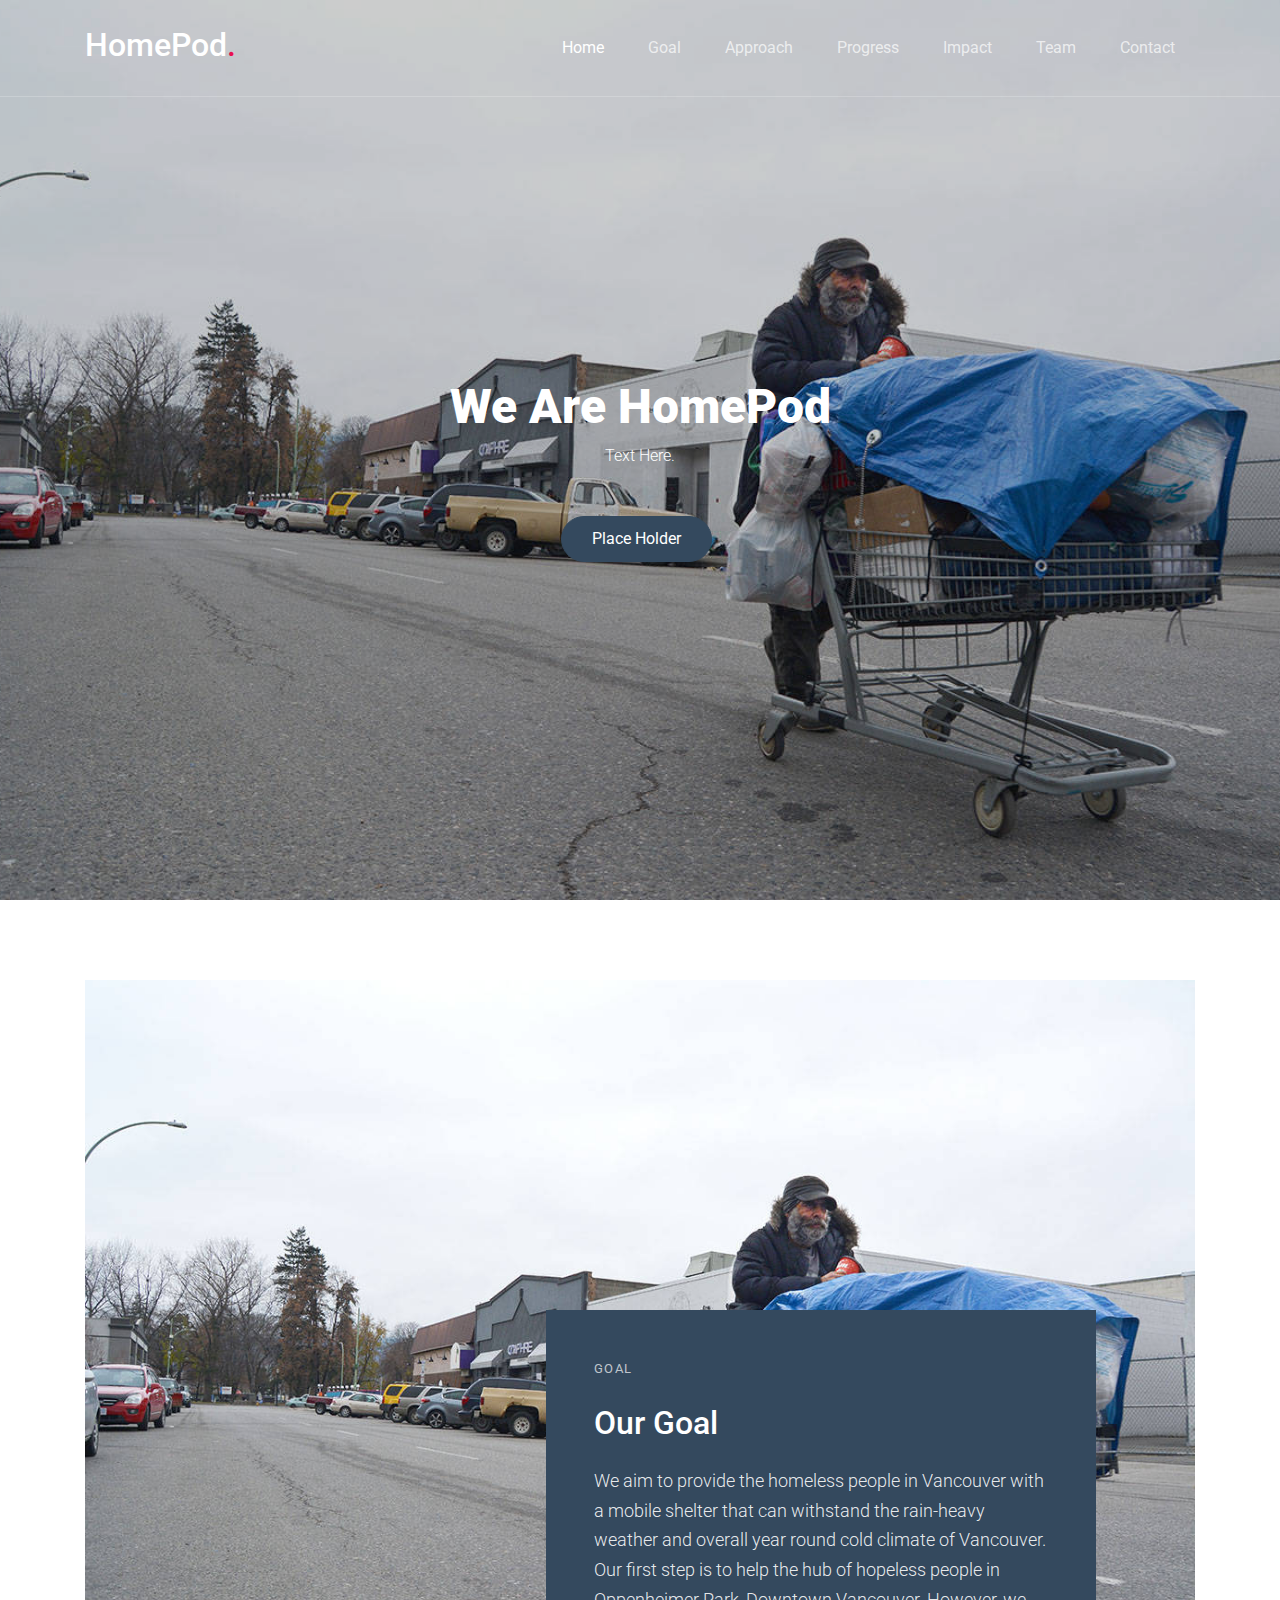
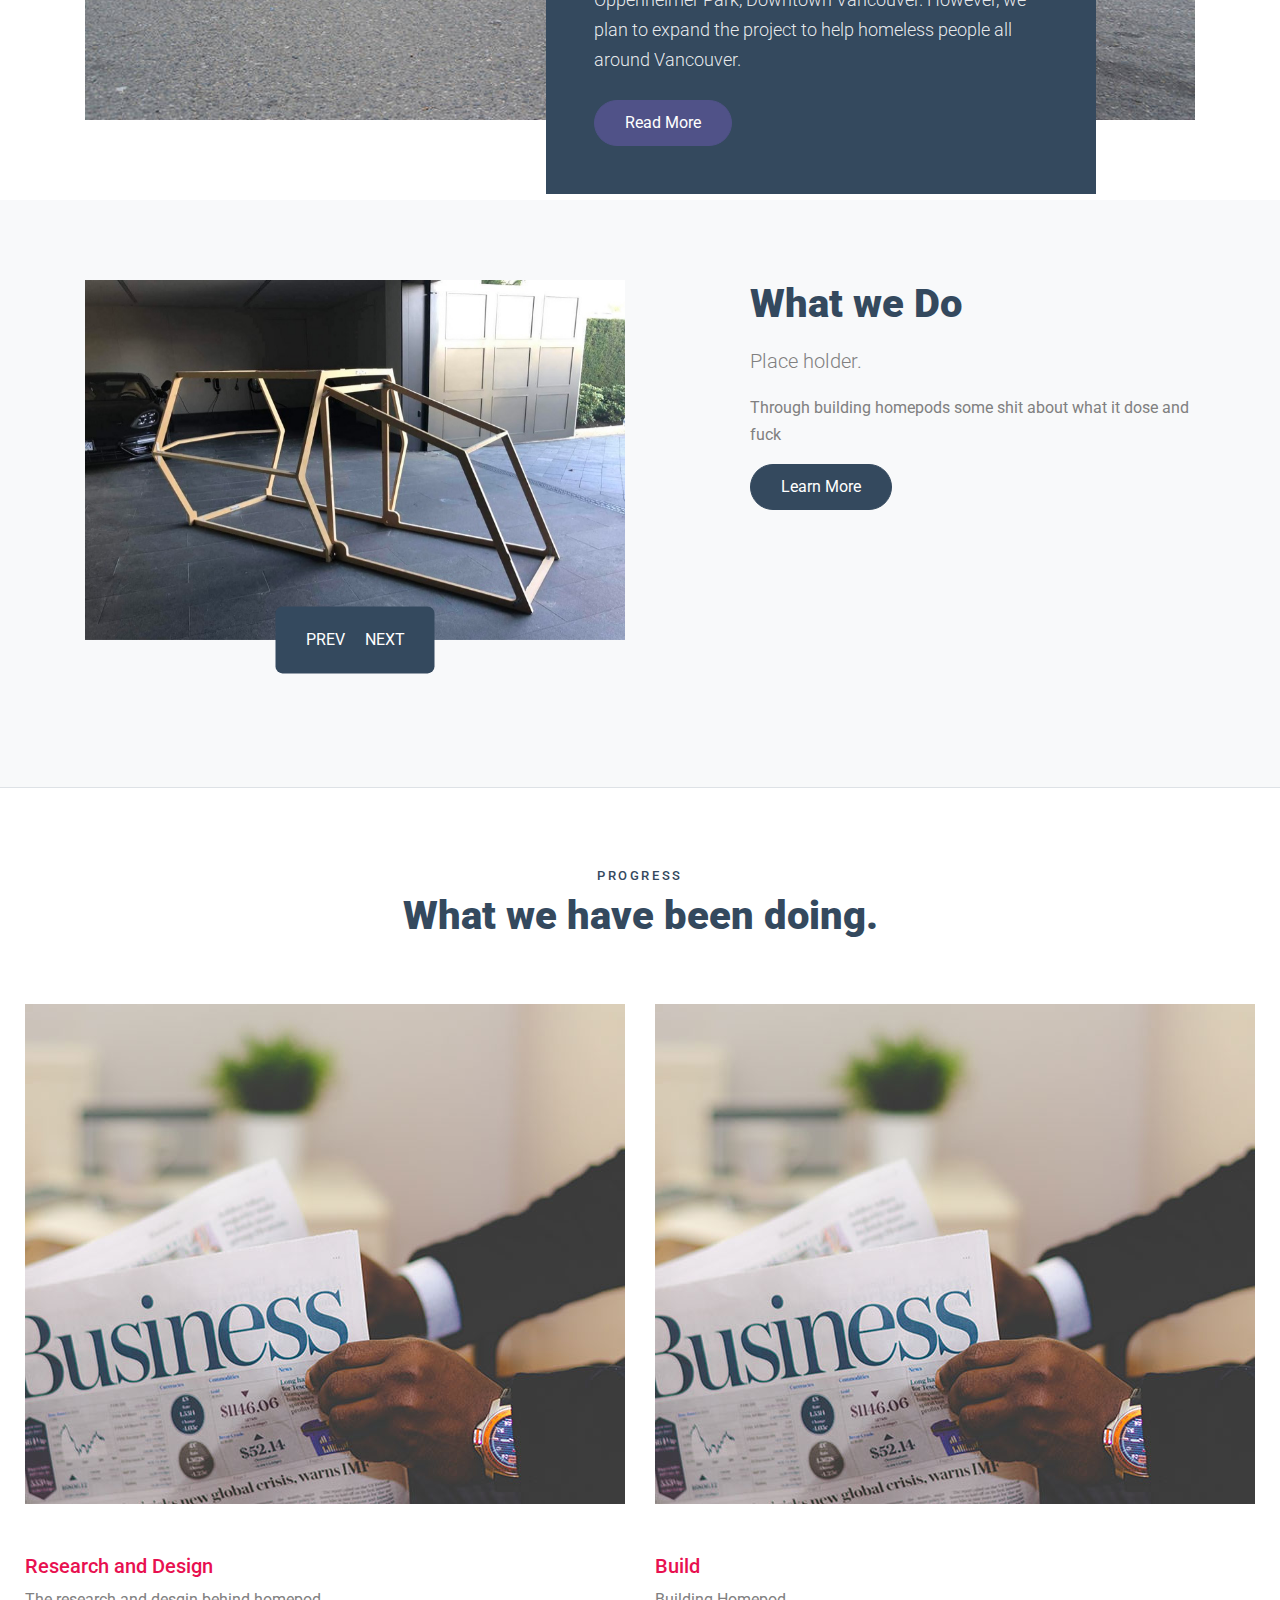
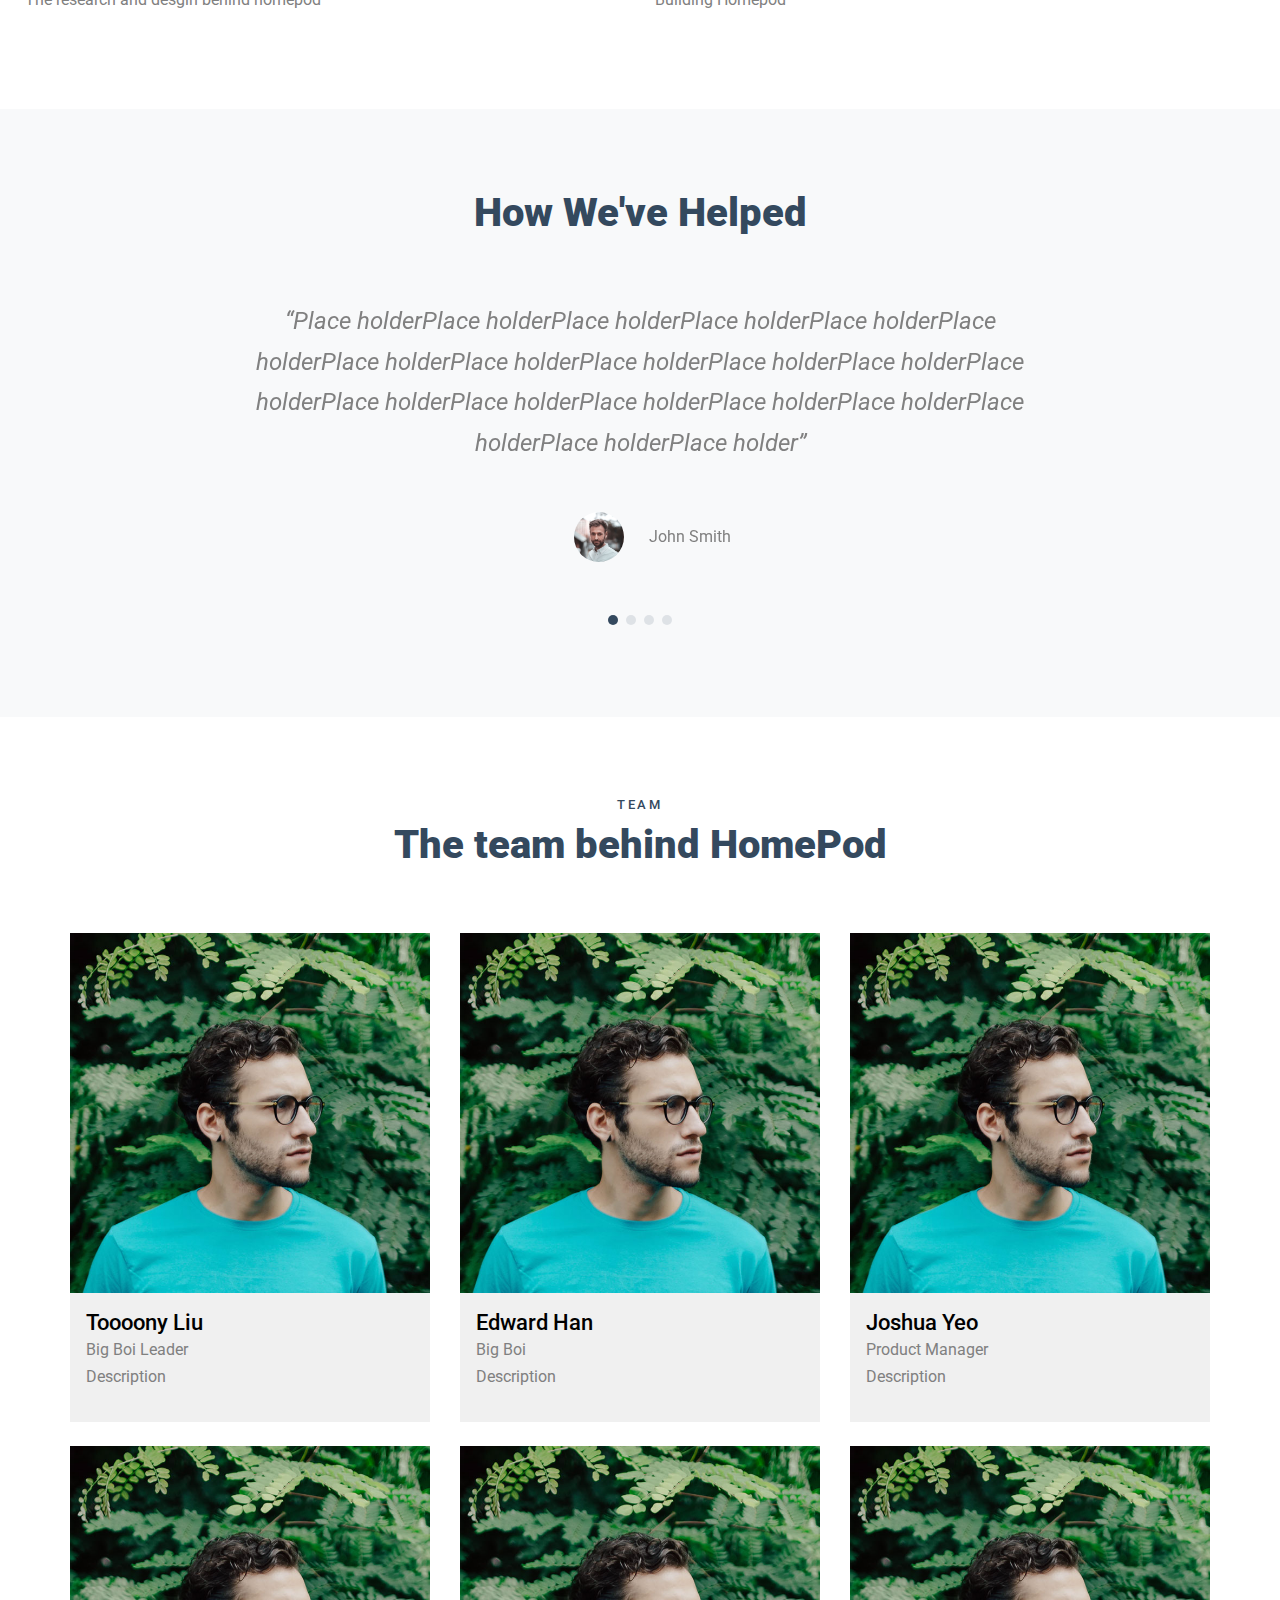
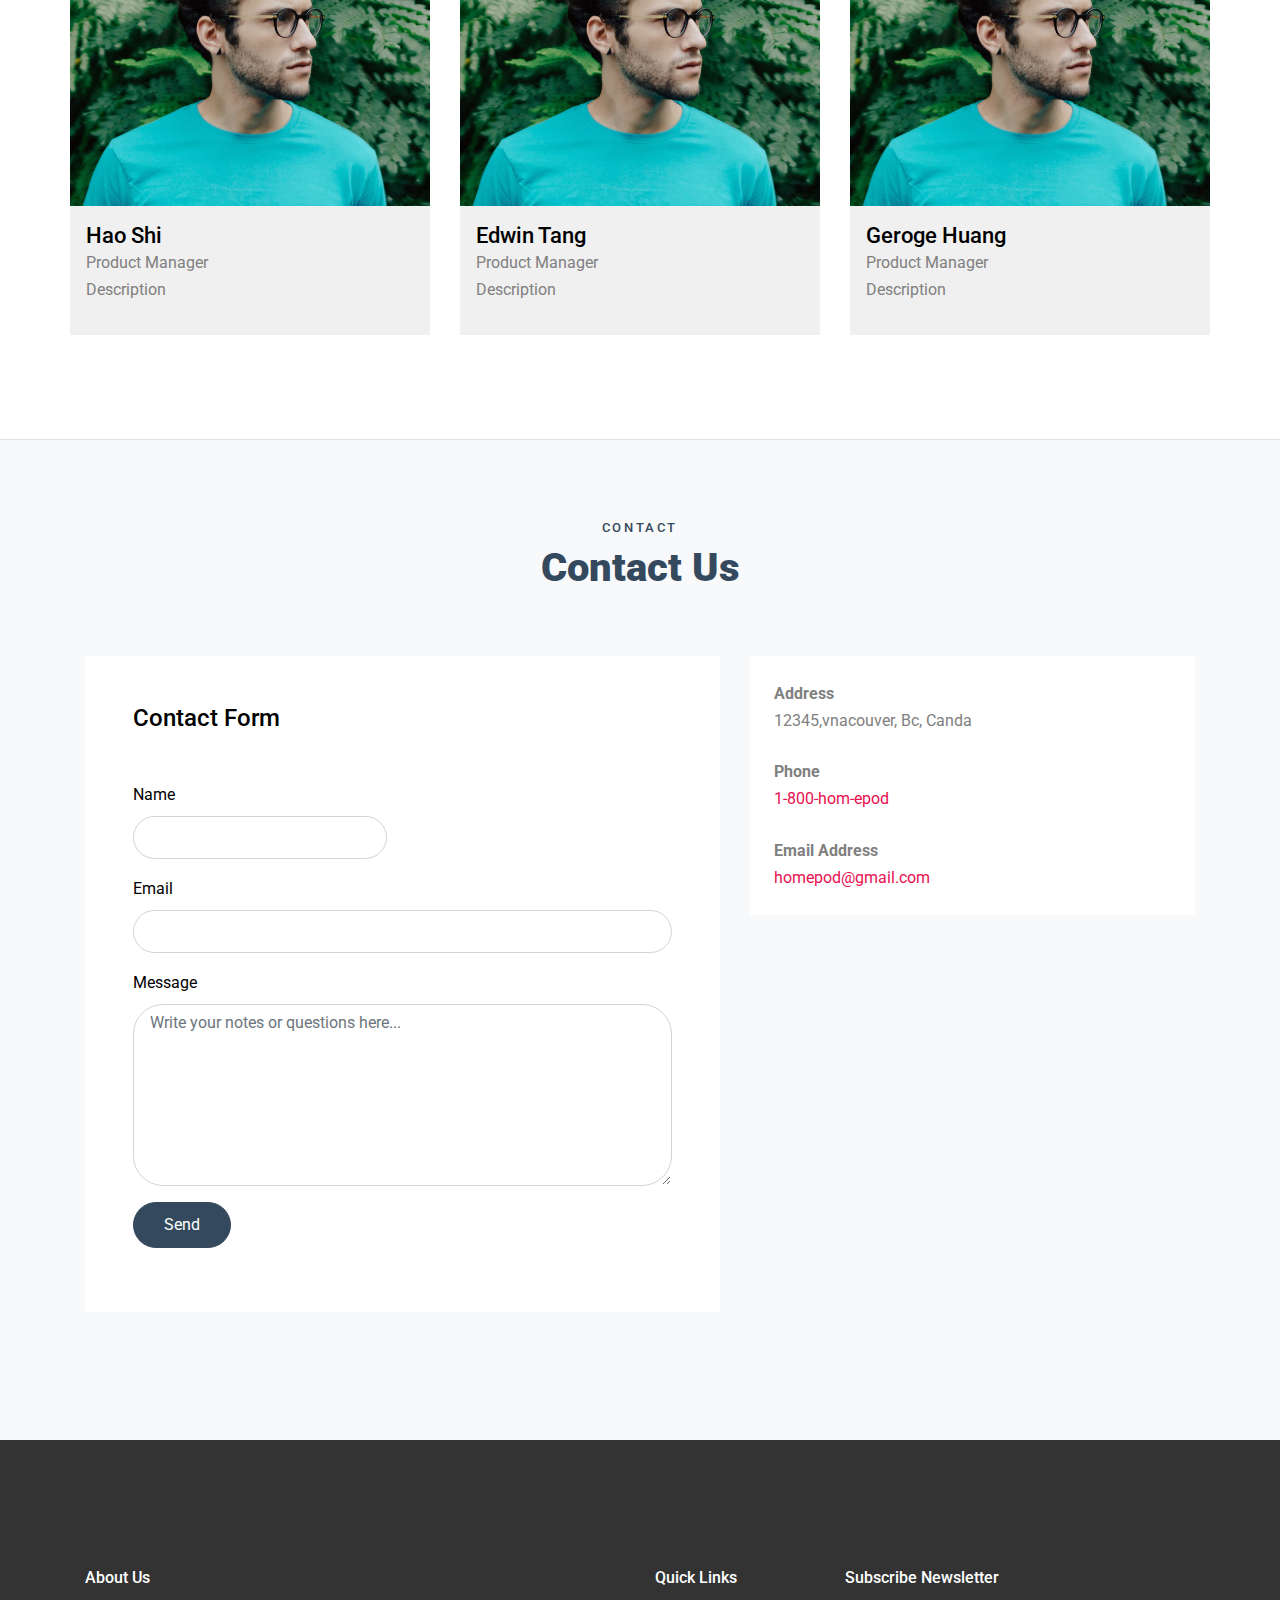
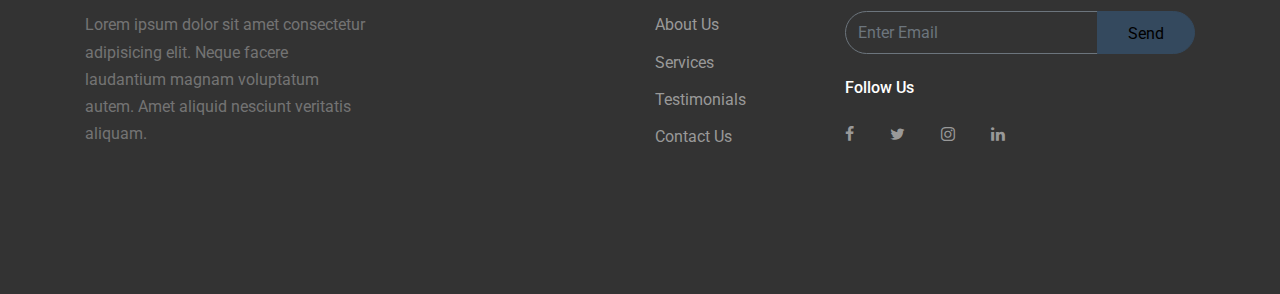
<file: index.html>
<!DOCTYPE html>
<html lang="en">
  <head>
    <title>HomePods Canada</title>
    <meta charset="utf-8">
    <meta name="viewport" content="width=device-width, initial-scale=1, shrink-to-fit=no">
    
    
    <link href="https://fonts.googleapis.com/css?family=Roboto:300,400,900" rel="stylesheet">
    <link rel="stylesheet" href="fonts/icomoon/style.css">

    <link rel="stylesheet" href="css/bootstrap.min.css">
    <link rel="stylesheet" href="css/jquery-ui.css">
    <link rel="stylesheet" href="css/owl.carousel.min.css">
    <link rel="stylesheet" href="css/owl.theme.default.min.css">
    <link rel="stylesheet" href="css/owl.theme.default.min.css">

    <link rel="stylesheet" href="css/jquery.fancybox.min.css">

    <link rel="stylesheet" href="css/bootstrap-datepicker.css">

    <link rel="stylesheet" href="fonts/flaticon/font/flaticon.css">

    <link rel="stylesheet" href="css/aos.css">

    <link rel="stylesheet" href="css/style.css">
    <link rel="icon" href="http://example.com/favicon.png">
  </head>
  <body data-spy="scroll" data-target=".site-navbar-target" data-offset="300">
  
  <div class="site-wrap">

    <div class="site-mobile-menu site-navbar-target">
      <div class="site-mobile-menu-header">
        <div class="site-mobile-menu-close mt-3">
          <span class="icon-close2 js-menu-toggle"></span>
        </div>
      </div>
      <div class="site-mobile-menu-body"></div>
    </div>
   
    
    <header class="site-navbar py-4 js-sticky-header site-navbar-target" role="banner">

      <div class="container">
        <div class="row align-items-center">
          
          <div class="col-6 col-xl-2">
            <h1 class="mb-0 site-logo"><a href="index.html" class="h2 mb-0">HomePod<span class="text-primary">.</span> </a></h1>
          </div>

          <div class="col-12 col-md-10 d-none d-xl-block">
            <nav class="site-navigation position-relative text-right" role="navigation">

              <ul class="site-menu main-menu js-clone-nav mr-auto d-none d-lg-block">
                <li><a href="#home-section" class="nav-link">Home</a></li>
                <li><a href="#about-section" class="nav-link">Goal</a></li>
                <li><a href="#services-section" class="nav-link">Approach</a></li>
                <li><a href="#blog-section" class="nav-link">Progress</a></li>
                <li><a href="#testimonials-section" class="nav-link">Impact</a></li>
                <li><a href="#team-section" class="nav-link">Team</a></li>
                <li><a href="#contact-section" class="nav-link">Contact</a></li>
               <!-- <li><a href="#services-approach" class="nav-link">Place Holder</a></li> -->
              </ul>
            </nav>
          </div>


          <div class="col-6 d-inline-block d-xl-none ml-md-0 py-3" style="position: relative; top: 3px;"><a href="#" class="site-menu-toggle js-menu-toggle text-black float-right"><span class="icon-menu h3"></span></a></div>

        </div>
      </div>
      
    </header>

  
     
    <div class="site-blocks-cover overlay" style="background-image: url(images/about.jpg);" data-aos="fade" id="home-section">
      <div class="container">
        <div class="row align-items-center justify-content-center">

          
              <div class="col-md-6 mt-lg-5 text-center">
                <h1>We Are HomePod</h1>
                <p class="mb-5">Text Here.</p>
                <div>
                  <!-- Not sure what or if we need this button yet-->
                  <a href="#" class="btn btn-primary mr-2 mb-2">Place Holder</a>
                </div>
              </div>
            
        </div>
      </div>
    </div>  

    
    <div class="site-section cta-big-image" id="about-section">
      <div class="container">
        <!-- image needs to be 1200x800-->
        <img src="images/about.jpg" alt="Image" class="img-fluid">
        <div class="img-box">
          <span class="sub-title">Goal</span>
          <h2>Our Goal</h2>
          <p>We aim to provide the homeless people in Vancouver with a mobile shelter that can withstand the rain-heavy weather and overall year round cold climate of Vancouver. Our first step is to help the hub of hopeless people in Oppenheimer Park, Downtown Vancouver. However, we plan to expand the project to help homeless people all around Vancouver.
          </p>
          <!-- Link to first blog post for more information about what we do-->
          <p><a href="#" class="btn btn-outline-dark">Read More</a></p>
        </div>
      </div>  
    </div>

    <section class="site-section border-bottom bg-light" id="services-section">
      <div class="container">

        <div class="row">
          <div class="col-lg-6">

            <div class="owl-carousel slide-one-item-alt">
              <!-- images should be 800x533-->
              <img src="images/carr_homepod_1.JPG" alt="Image" class="img-fluid">
              <img src="images/slide_2.jpg" alt="Image" class="img-fluid">
              <img src="images/slide_3.jpg" alt="Image" class="img-fluid">
              <img src="images/slide_4.jpg" alt="Image" class="img-fluid">
            </div>
            <div class="custom-direction">
              <a href="#" class="custom-prev">Prev</a><a href="#" class="custom-next">Next</a>
            </div>

          </div>
          <div class="col-lg-5 ml-auto">

            <h2 class="section-title mb-3">What we Do</h2>
            <p class="lead">Place holder.</p>
            <p>Through building homepods some shit about what it dose and fuck</p>

            <p><a href="#" class="btn btn-primary mr-2 mb-2">Learn More</a></p>

          </div>
        </div>
      </div>
    </section>

    <section class="site-section" id="blog-section">
      <div class="container">
        <div class="row mb-5">
          <div class="col-12 text-center">
            <h3 class="section-sub-title">Progress</h3>
            <h2 class="section-title mb-3">What we have been doing.</h2>
          </div>
        </div>
      </div>

      <div class="row">
        <div class = "center-div">
          <div class="row">
            <div class="col-md-6 col-sm-6 mb-6 mb-lg-6">
              <div class="h-entry">
                <a href="researchAndDesignBlogs.html"><img src="images/img_1.jpg" alt="Image" class="img-fluid"></a>
                <h2 class="font-size-regular"><a href="Blogs/researchAndDesignBlogs.html">Research and Design</a></h2>
                <p>The research and desgin behind homepod</p>
              </div>
            </div>
            <div class="col-md-6 col-lg-6 mb-6 mb-lg-6">
              <div class="h-entry">
                <a href="buildBlogs.html"><img src="images/img_1.jpg" alt="Image" class="img-fluid"></a>
                <h2 class="font-size-regular"><a href="Blogs/buildBlogs.html">Build</a></h2>
                <p>Building Homepod</p>
              </div>
            </div>
          </div>
        </div>
      </div>
    </section>





<!--
    <section class="site-section">
      <div class="container">
        <div class="row mb-5">
          <div class="col-12">
            <h2 class="section-title mb-3">Our Approach</h2>
          </div>
        </div>
        <div class="row">
          <div class="col-md-6 col-lg-4">
            <div class=" box-with-humber">
              <h2 class="text-black"><span class="text-primary">01.</span>Creative</h2>
              <p class="mb-4">Lorem ipsum dolor sit amet consectetur adipisicing elit. Et praesentium eos nulla qui commodi consectetur beatae fugiat. Veniam iste rerum perferendis.</p>
              
            </div>
          </div>

          <div class="col-md-6 col-lg-4">
            <div class=" box-with-humber">
              <h2 class="text-black"><span class="text-primary">02.</span>Strategy</h2>
              <p class="mb-4">Lorem ipsum dolor sit amet consectetur adipisicing elit. Et praesentium eos nulla qui commodi consectetur beatae fugiat. Veniam iste rerum perferendis.</p>
              
            </div>
          </div>

          <div class="col-md-6 col-lg-4">
            <div class=" box-with-humber">
              <h2 class="text-black"><span class="text-primary">03.</span>Production</h2>
              <p class="mb-4">Lorem ipsum dolor sit amet consectetur adipisicing elit. Et praesentium eos nulla qui commodi consectetur beatae fugiat. Veniam iste rerum perferendis.</p>
              
            </div>
          </div>
        </div>
      </div>
    </section>



    

    <section class="site-section border-bottom bg-light" id="services-approach">
      <div class="container">
        <div class="row mb-5">
          <div class="col-12 text-center">
            <h2 class="section-title mb-3">Our Services</h2>
          </div>
        </div>
        <div class="row align-items-stretch">
          <div class="col-md-6 col-lg-4 mb-4 mb-lg-4" data-aos="fade-up">
            <div class="unit-4 d-flex">
              <div class="unit-4-icon mr-4"><span class="text-primary icon-autorenew"></span></div>
              <div>
                <h3>Great Design</h3>
                <p>Lorem ipsum dolor sit amet consectetur adipisicing elit. Perferendis quis molestiae vitae eligendi at.</p>
                <p><a href="#">Learn More</a></p>
              </div>
            </div>
          </div>
          <div class="col-md-6 col-lg-4 mb-4 mb-lg-4" data-aos="fade-up" data-aos-delay="100">
            <div class="unit-4 d-flex">
              <div class="unit-4-icon mr-4"><span class="text-primary icon-backspace"></span></div>
              <div>
                <h3>Time Saving</h3>
                <p>Lorem ipsum dolor sit amet consectetur adipisicing elit. Perferendis quis molestiae vitae eligendi at.</p>
                <p><a href="#">Learn More</a></p>
              </div>
            </div>
          </div>
          <div class="col-md-6 col-lg-4 mb-4 mb-lg-4" data-aos="fade-up" data-aos-delay="200">
            <div class="unit-4 d-flex">
              <div class="unit-4-icon mr-4"><span class="text-primary icon-av_timer"></span></div>
              <div>
                <h3>Quick Response</h3>
                <p>Lorem ipsum dolor sit amet consectetur adipisicing elit. Perferendis quis molestiae vitae eligendi at.</p>
                <p><a href="#">Learn More</a></p>
              </div>
            </div>
          </div>


          <div class="col-md-6 col-lg-4 mb-4 mb-lg-4" data-aos="fade-up" data-aos-delay="300">
            <div class="unit-4 d-flex">
              <div class="unit-4-icon mr-4"><span class="text-primary icon-beenhere"></span></div>
              <div>
                <h3>Best Support</h3>
                <p>Lorem ipsum dolor sit amet consectetur adipisicing elit. Perferendis quis molestiae vitae eligendi at.</p>
                <p><a href="#">Learn More</a></p>
              </div>
            </div>
          </div>
          <div class="col-md-6 col-lg-4 mb-4 mb-lg-4" data-aos="fade-up" data-aos-delay="400">
            <div class="unit-4 d-flex">
              <div class="unit-4-icon mr-4"><span class="text-primary icon-business_center"></span></div>
              <div>
                <h3>Finest Quality</h3>
                <p>Lorem ipsum dolor sit amet consectetur adipisicing elit. Perferendis quis molestiae vitae eligendi at.</p>
                <p><a href="#">Learn More</a></p>
              </div>
            </div>
          </div>
          <div class="col-md-6 col-lg-4 mb-4 mb-lg-4" data-aos="fade-up" data-aos-delay="500">
            <div class="unit-4 d-flex">
              <div class="unit-4-icon mr-4"><span class="text-primary icon-cloud_done"></span></div>
              <div>
                <h3>Real Solutions</h3>
                <p>Lorem ipsum dolor sit amet consectetur adipisicing elit. Perferendis quis molestiae vitae eligendi at.</p>
                <p><a href="#">Learn More</a></p>
              </div>
            </div>
          </div>

        </div>
      </div>
    </section>
-->
    <section class="site-section testimonial-wrap bg-light" id="testimonials-section">
      <div class="container">
        <div class="row mb-5">
          <div class="col-12 text-center">
            <h2 class="section-title mb-3">How We've Helped</h2>
          </div>
        </div>
      </div>
      <div class="slide-one-item home-slider owl-carousel">
          <div>
            <div class="testimonial">
              
              <blockquote class="mb-5">
                <p>&ldquo;Place holderPlace holderPlace holderPlace holderPlace holderPlace holderPlace holderPlace holderPlace holderPlace holderPlace holderPlace holderPlace holderPlace holderPlace holderPlace holderPlace holderPlace holderPlace holderPlace holder&rdquo;</p>
              </blockquote>

              <figure class="mb-4 d-flex align-items-center justify-content-center">
                <div><img src="images/person_3.jpg" alt="Image" class="w-50 img-fluid mb-3"></div>
                <p>John Smith</p>
              </figure>
            </div>
          </div>
          <div>
            <div class="testimonial">

              <blockquote class="mb-5">
                <p>&ldquo;Place holderPlace holderPlace holderPlace holderPlace holderPlace holderPlace holderPlace holderPlace holderPlace holderPlace holderPlace holderPlace holderPlace holderPlace holderPlace holderPlace holderPlace holderPlace holderPlace holder&rdquo;</p>
              </blockquote>
              <figure class="mb-4 d-flex align-items-center justify-content-center">
                <div><img src="images/person_2.jpg" alt="Image" class="w-50 img-fluid mb-3"></div>
                <p>Christine Aguilar</p>
              </figure>
              
            </div>
          </div>

          <div>
            <div class="testimonial">

              <blockquote class="mb-5">
                <p>&ldquo;Place holderPlace holderPlace holderPlace holderPlace holderPlace holderPlace holderPlace holderPlace holderPlace holderPlace holderPlace holderPlace holderPlace holderPlace holderPlace holderPlace holderPlace holderPlace holderPlace holder&rdquo;</p>
              </blockquote>
              <figure class="mb-4 d-flex align-items-center justify-content-center">
                <div><img src="images/person_4.jpg" alt="Image" class="w-50 img-fluid mb-3"></div>
                <p>Robert Spears</p>
              </figure>

              
            </div>
          </div>

          <div>
            <div class="testimonial">

              <blockquote class="mb-5">
                <p>&ldquo;Place holderPlace holderPlace holderPlace holderPlace holderPlace holderPlace holderPlace holderPlace holderPlace holderPlace holderPlace holderPlace holderPlace holderPlace holderPlace holderPlace holderPlace holderPlace holderPlace holder&rdquo;</p>
              </blockquote>
              <figure class="mb-4 d-flex align-items-center justify-content-center">
                <div><img src="images/person_4.jpg" alt="Image" class="w-50 img-fluid mb-3"></div>
                <p>Bruce Rogers</p>
              </figure>

            </div>
          </div>

        </div>
    </section>

    <section class="site-section border-bottom" id="team-section">
      <div class="container">
        <div class="row mb-5">
          <div class="col-12 text-center">
            <h3 class="section-sub-title">Team</h3>
            <h2 class="section-title mb-3">The team behind HomePod</h2>
          </div>
        </div>
        <div class="row">
          <div class = "center-div1">
            <div class="row">
          <div class="col-md-6 col-lg-4 mb-4">
            <div class="team-member">
              <figure>
                <ul class="social">
                  <li><a href="#"><span class="icon-facebook"></span></a></li>
                  <li><a href="#"><span class="icon-twitter"></span></a></li>
                  <li><a href="#"><span class="icon-linkedin"></span></a></li>
                  <li><a href="#"><span class="icon-instagram"></span></a></li>
                </ul>
                <img src="images/person_5.jpg" alt="Image" class="img-fluid">
              </figure>
              <div class="p-3">
                <h3>Toooony Liu</h3>
                <span class="position">Big Boi Leader</span>
                <p>Description</p>
              </div>
            </div>
          </div>

          <div class="col-md-6 col-lg-4 mb-4">
            <div class="team-member">
              <figure>
                <ul class="social">
                  <li><a href="#"><span class="icon-facebook"></span></a></li>
                  <li><a href="#"><span class="icon-twitter"></span></a></li>
                  <li><a href="#"><span class="icon-linkedin"></span></a></li>
                  <li><a href="#"><span class="icon-instagram"></span></a></li>
                </ul>
                <img src="images/person_5.jpg" alt="Image" class="img-fluid">
              </figure>
              <div class="p-3">
                <h3>Edward Han</h3>
                <span class="position">Big Boi</span>
                <p>Description</p>
              </div>
            </div>
          </div>
          <div class="col-md-6 col-lg-4 mb-4">
            <div class="team-member">
              <figure>
                <ul class="social">
                  <li><a href="#"><span class="icon-facebook"></span></a></li>
                  <li><a href="#"><span class="icon-twitter"></span></a></li>
                  <li><a href="#"><span class="icon-linkedin"></span></a></li>
                  <li><a href="#"><span class="icon-instagram"></span></a></li>
                </ul>
                <img src="images/person_5.jpg" alt="Image" class="img-fluid">
              </figure>
              <div class="p-3">
                <h3>Joshua Yeo</h3>
                <span class="position">Product Manager</span>
                <p>Description</p>
              </div>
            </div>
          </div>
          <div class="col-md-6 col-lg-4 mb-4">
            <div class="team-member">
              <figure>
                <ul class="social">
                  <li><a href="#"><span class="icon-facebook"></span></a></li>
                  <li><a href="#"><span class="icon-twitter"></span></a></li>
                  <li><a href="#"><span class="icon-linkedin"></span></a></li>
                  <li><a href="#"><span class="icon-instagram"></span></a></li>
                </ul>
                <img src="images/person_5.jpg" alt="Image" class="img-fluid">
              </figure>
              <div class="p-3">
                <h3>Hao Shi</h3>
                <span class="position">Product Manager</span>
                <p>Description</p>
              </div>
            </div>
          </div>
          <div class="col-md-6 col-lg-4 mb-4">
            <div class="team-member">
              <figure>
                <ul class="social">
                  <li><a href="#"><span class="icon-facebook"></span></a></li>
                  <li><a href="#"><span class="icon-twitter"></span></a></li>
                  <li><a href="#"><span class="icon-linkedin"></span></a></li>
                  <li><a href="#"><span class="icon-instagram"></span></a></li>
                </ul>
                <img src="images/person_5.jpg" alt="Image" class="img-fluid">
              </figure>
              <div class="p-3">
                <h3>Edwin Tang</h3>
                <span class="position">Product Manager</span>
                <p>Description</p>
              </div>
            </div>
          </div>
          <div class="col-md-6 col-lg-4 mb-4">
            <div class="team-member">
              <figure>
                <ul class="social">
                  <li><a href="#"><span class="icon-facebook"></span></a></li>
                  <li><a href="#"><span class="icon-twitter"></span></a></li>
                  <li><a href="#"><span class="icon-linkedin"></span></a></li>
                  <li><a href="#"><span class="icon-instagram"></span></a></li>
                </ul>
                <img src="images/person_5.jpg" alt="Image" class="img-fluid">
              </figure>
              <div class="p-3">
                <h3>Geroge Huang</h3>
                <span class="position">Product Manager</span>
                <p>Description</p>
              </div>
            </div>
          </div>
        </div>
      </div>
        </div>
      </div>
    </section>
    <!--
    <section class="site-section" id="about-section">
      <div class="container">
        <div class="row mb-5">
          
          <div class="col-md-5 ml-auto mb-5 order-md-2" data-aos="fade">
            

            <div class="owl-carousel slide-one-item-alt">
              <img src="images/slide_1.jpg" alt="Image" class="img-fluid">
              <img src="images/slide_2.jpg" alt="Image" class="img-fluid">
              <img src="images/slide_3.jpg" alt="Image" class="img-fluid">
              <img src="images/slide_4.jpg" alt="Image" class="img-fluid">
            </div>
            <div class="custom-direction">
              <a href="#" class="custom-prev">Prev</a><a href="#" class="custom-next">Next</a>
            </div>
          </div>
          <div class="col-md-6 order-md-1" data-aos="fade">

            <div class="row">

              
              <div class="col-12 mb-4">
                <h2 class="section-title mb-3">Consulting Agency It's Best</h2>
              </div>
              <div class="col-md-12 mb-md-5 mb-0 col-lg-6">
                <div class="unit-4">
                  <div class="unit-4-icon mr-4 mb-3"><span class="text-primary icon-adb"></span></div>
                  <div>
                    <h3>Web &amp; Mobile Specialties</h3>
                    <p>Lorem ipsum dolor sit amet consectetur adipisicing elit. Perferendis quis consect.</p>
                    <p class="mb-0"><a href="#">Learn More</a></p>
                  </div>
                </div>
              </div>
              <div class="col-md-12 mb-md-5 mb-0 col-lg-6">
                <div class="unit-4">
                  <div class="unit-4-icon mr-4 mb-3"><span class="text-primary icon-assignment"></span></div>
                  <div>
                    <h3>Intuitive Thinkers</h3>
                    <p>Lorem ipsum dolor sit amet consectetur adipisicing elit. Perferendis quis.</p>
                    <p class="mb-0"><a href="#">Learn More</a></p>
                  </div>
                </div>
              </div>
            </div>
          </div>
          
        </div>
      </div>
    </section>
    -->


          <!--
                    <div class="col-md-6 col-lg-4 mb-4 mb-lg-4">
                      <div class="h-entry">
                        <a href="design.html"><img src="images/img_1.jpg" alt="Image" class="img-fluid"></a>
                        <h2 class="font-size-regular"><a href="design.html">Design</a></h2>
                        <p>Follow the designing and building of homepods and some other bullshit.</p>
                      </div>
                    </div>

                    Template for blog posts on main webpage, make sure to cahnge single.html to desired location PLO
                    <div class="col-md-6 col-lg-4 mb-4 mb-lg-4">
                      <div class="h-entry">
                        <a href="single.html"><img src="images/img_1.jpg" alt="Image" class="img-fluid"></a>
                        <h2 class="font-size-regular"><a href="single.html">Lorem ipsum dolor sit amet, consectetur adipisicing elit.</a></h2>
                        <div class="meta mb-4">James Phelps <span class="mx-2">&bullet;</span> Jan 18, 2019<span class="mx-2">&bullet;</span> <a href="single.html">News</a></div>
                        <p>Lorem ipsum dolor sit amet consectetur adipisicing elit. Natus eligendi nobis ea maiores sapiente veritatis reprehenderit suscipit quaerat rerum voluptatibus a eius.</p>
                        <p><a href="single.html">Continue Reading...</a></p>
                      </div>
                    </div>
                    -->


   


    <section class="site-section bg-light" id="contact-section">
      <div class="container">
        <div class="row mb-5">
          <div class="col-12 text-center">
            <h3 class="section-sub-title">Contact</h3>
            <h2 class="section-title mb-3">Contact Us</h2>
          </div>
        </div>
        <div class="row">
          <div class="col-md-7 mb-5">
            <form action="#" class="p-5 bg-white">
              
              <h2 class="h4 text-black mb-5">Contact Form</h2> 

              <div class="row form-group">
                <div class="col-md-6 mb-3 mb-md-0">
                  <label class="text-black" for="fname">Name</label>
                  <input type="text" id="fname" class="form-control">
                </div>
                </div>

              <div class="row form-group">
                
                <div class="col-md-12">
                  <label class="text-black" for="email">Email</label> 
                  <input type="email" id="email" class="form-control">
                </div>
              </div>


              <div class="row form-group">
                <div class="col-md-12">
                  <label class="text-black" for="message">Message</label> 
                  <textarea name="message" id="message" cols="30" rows="7" class="form-control" placeholder=" Write your notes or questions here..."></textarea>
                </div>
              </div>

              <div class="row form-group">
                <div class="col-md-12">
                  <input type="submit" value="Send" class="btn btn-primary btn-md text-white">
                </div>
              </div>

  
            </form>
          </div>
          <div class="col-md-5">
            
            <div class="p-4 mb-3 bg-white">
              <p class="mb-0 font-weight-bold">Address</p>
              <p class="mb-4">12345,vnacouver, Bc, Canda</p>

              <p class="mb-0 font-weight-bold">Phone</p>
              <p class="mb-4"><a href="#">1-800-hom-epod</a></p>

              <p class="mb-0 font-weight-bold">Email Address</p>
              <p class="mb-0"><a href="#">homepod@gmail.com</a></p>

            </div>
            
          </div>
        </div>
      </div>
    </section>

    
    <footer class="site-footer">
      <div class="container">
        <div class="row">
          <div class="col-md-8">
            <div class="row">
              <div class="col-md-5">
                <h2 class="footer-heading mb-4">About Us</h2>
                <p>Lorem ipsum dolor sit amet consectetur adipisicing elit. Neque facere laudantium magnam voluptatum autem. Amet aliquid nesciunt veritatis aliquam.</p>
              </div>
              <div class="col-md-3 ml-auto">
                <h2 class="footer-heading mb-4">Quick Links</h2>
                <ul class="list-unstyled">
                  <li><a href="#">About Us</a></li>
                  <li><a href="#">Services</a></li>
                  <li><a href="#">Testimonials</a></li>
                  <li><a href="#">Contact Us</a></li>
                </ul>
              </div>
              
            </div>
          </div>
          <div class="col-md-4">
            <div class="mb-4">
              <h2 class="footer-heading mb-4">Subscribe Newsletter</h2>
            <form action="#" method="post" class="footer-subscribe">
              <div class="input-group mb-3">
                <input type="text" class="form-control border-secondary text-white bg-transparent" placeholder="Enter Email" aria-label="Enter Email" aria-describedby="button-addon2">
                <div class="input-group-append">
                  <button class="btn btn-primary text-black" type="button" id="button-addon2">Send</button>
                </div>
              </div>
            </form>  
            </div>
            
            <div class="">
              <h2 class="footer-heading mb-4">Follow Us</h2>
                <a href="#" class="pl-0 pr-3"><span class="icon-facebook"></span></a>
                <a href="#" class="pl-3 pr-3"><span class="icon-twitter"></span></a>
                <a href="#" class="pl-3 pr-3"><span class="icon-instagram"></span></a>
                <a href="#" class="pl-3 pr-3"><span class="icon-linkedin"></span></a>
            </div>


          </div>
        </div>
      </div>
    </footer>

  </div> <!-- .site-wrap -->

  <script src="js/jquery-3.3.1.min.js"></script>
  <script src="js/jquery-migrate-3.0.1.min.js"></script>
  <script src="js/jquery-ui.js"></script>
  <script src="js/popper.min.js"></script>
  <script src="js/bootstrap.min.js"></script>
  <script src="js/owl.carousel.min.js"></script>
  <script src="js/jquery.stellar.min.js"></script>
  <script src="js/jquery.countdown.min.js"></script>
  <script src="js/bootstrap-datepicker.min.js"></script>
  <script src="js/jquery.easing.1.3.js"></script>
  <script src="js/aos.js"></script>
  <script src="js/jquery.fancybox.min.js"></script>
  <script src="js/jquery.sticky.js"></script>

  
  <script src="js/main.js"></script>
    
  </body>
</html>
</file>
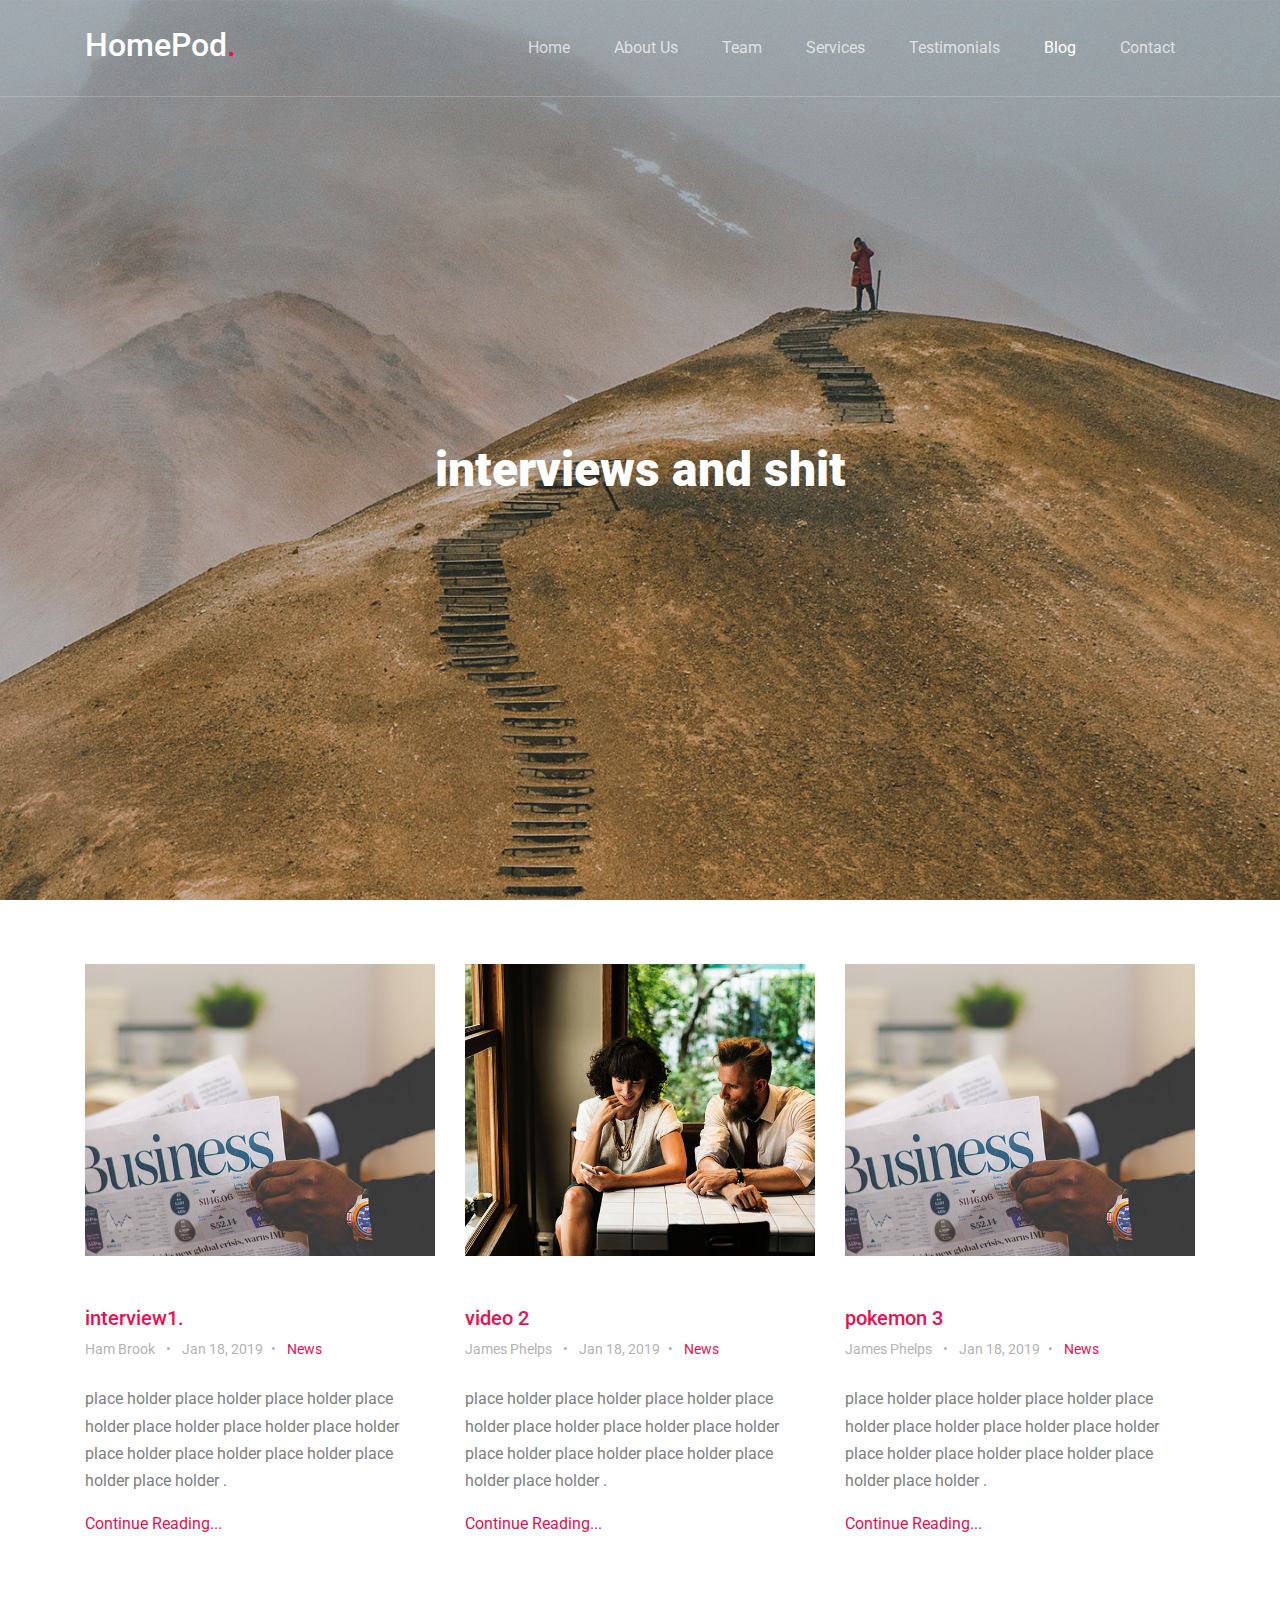
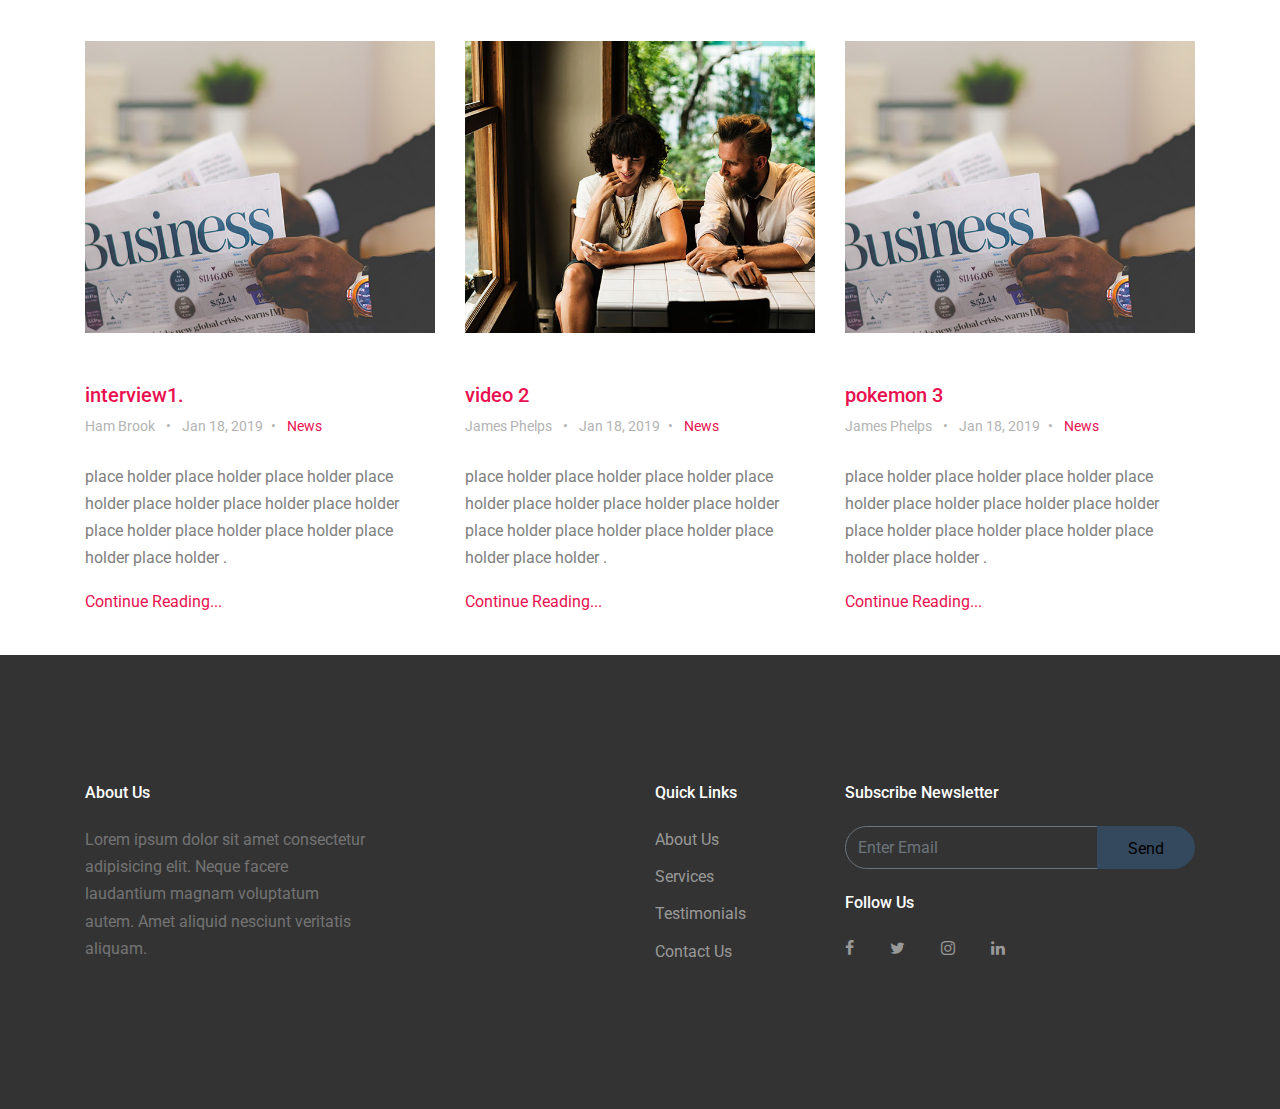
<file: Blog Landing Page Template.html>
<!DOCTYPE html>
<html lang="en">
<head>
    <title>HomePods Canada</title>
    <meta charset="utf-8">
    <meta name="viewport" content="width=device-width, initial-scale=1, shrink-to-fit=no">


    <link href="https://fonts.googleapis.com/css?family=Roboto:300,400,900" rel="stylesheet">
    <link rel="stylesheet" href="fonts/icomoon/style.css">

    <link rel="stylesheet" href="css/bootstrap.min.css">
    <link rel="stylesheet" href="css/jquery-ui.css">
    <link rel="stylesheet" href="css/owl.carousel.min.css">
    <link rel="stylesheet" href="css/owl.theme.default.min.css">
    <link rel="stylesheet" href="css/owl.theme.default.min.css">

    <link rel="stylesheet" href="css/jquery.fancybox.min.css">

    <link rel="stylesheet" href="css/bootstrap-datepicker.css">

    <link rel="stylesheet" href="fonts/flaticon/font/flaticon.css">

    <link rel="stylesheet" href="css/aos.css">

    <link rel="stylesheet" href="css/style.css">

</head>
<body data-spy="scroll" data-target=".site-navbar-target" data-offset="300">

<div class="site-wrap">

    <div class="site-mobile-menu site-navbar-target">
        <div class="site-mobile-menu-header">
            <div class="site-mobile-menu-close mt-3">
                <span class="icon-close2 js-menu-toggle"></span>
            </div>
        </div>
        <div class="site-mobile-menu-body"></div>
    </div>


    <header class="site-navbar py-4 js-sticky-header site-navbar-target" role="banner">

        <div class="container">
            <div class="row align-items-center">

                <div class="col-6 col-xl-2">
                    <h1 class="mb-0 site-logo"><a href="index.html" class="h2 mb-0">HomePod<span class="text-primary">.</span> </a></h1>
                </div>

                <div class="col-12 col-md-10 d-none d-xl-block">
                    <nav class="site-navigation position-relative text-right" role="navigation">

                        <ul class="site-menu main-menu js-clone-nav mr-auto d-none d-lg-block">
                            <li><a href="index.html#home-section" class="nav-link">Home</a></li>
                            <li><a href="index.html#about-section" class="nav-link">About Us</a></li>
                            <li><a href="index.html#team-section" class="nav-link">Team</a></li>
                            <li><a href="index.html#services-section" class="nav-link">Services</a></li>
                            <li><a href="index.html#testimonials-section" class="nav-link">Testimonials</a></li>
                            <li><a href="index.html#blog-section" class="nav-link active">Blog</a></li>
                            <li><a href="index.html#contact-section" class="nav-link">Contact</a></li>
                        </ul>
                    </nav>
                </div>


                <div class="col-6 d-inline-block d-xl-none ml-md-0 py-3" style="position: relative; top: 3px;"><a href="#" class="site-menu-toggle js-menu-toggle text-black float-right"><span class="icon-menu h3"></span></a></div>

            </div>
        </div>

    </header>



    <div class="site-blocks-cover overlay" style="background-image: url(images/hero_2.jpg);" data-aos="fade">
        <div class="container">
            <div class="row align-items-center justify-content-center">


                <div class="col-md-6 mt-lg-5 text-center">
                    <h1>interviews and shit</h1>
                    <!-- <p class="post-meta">March 21, 2019 &bull; Posted by <a href="#">Joh Doe</a> in <a href="#">Events</a></p>-->

                </div>

            </div>
        </div>
    </div>

    <div class="container">
        <div class="row mb-5">
            <div class="col-12 text-center">
                <h3 class="section-sub-title">   </h3>
                <h2 class="section-title mb-3">   </h2>
            </div>
        </div>

        <div class="row">
            <div class="col-md-6 col-lg-4 mb-4 mb-lg-4">
                <div class="h-entry">
                    <a href="blog1.html"><img src="images/img_1.jpg" alt="Image" class="img-fluid"></a>
                    <h2 class="font-size-regular"><a href="blog1.html">interview1.</a></h2>
                    <div class="meta mb-4">Ham Brook <span class="mx-2">&bullet;</span> Jan 18, 2019<span class="mx-2">&bullet;</span> <a href="blog1.html">News</a></div>
                    <p>place holder place holder place holder place holder place holder place holder place holder place holder place holder place holder place holder place holder .</p>
                    <p><a href="blog1.html">Continue Reading...</a></p>
                </div>
            </div>

            <div class="col-md-6 col-lg-4 mb-4 mb-lg-4">
                <div class="h-entry">
                    <a href="blog2.html"><img src="images/img_2.jpg" alt="Image" class="img-fluid"></a>
                    <h2 class="font-size-regular"><a href="blog2.html">video 2</a></h2>
                    <div class="meta mb-4">James Phelps <span class="mx-2">&bullet;</span> Jan 18, 2019<span class="mx-2">&bullet;</span> <a href="blog2.html">News</a></div>
                    <p>place holder place holder place holder place holder place holder place holder place holder place holder place holder place holder place holder place holder .</p>
                    <p><a href="blog2.html">Continue Reading...</a></p>
                </div>
            </div>

            <div class="col-md-6 col-lg-4 mb-4 mb-lg-4">
                <div class="h-entry">
                    <a href="blog3.html"><img src="images/img_1.jpg" alt="Image" class="img-fluid"></a>
                    <h2 class="font-size-regular"><a href="blog3.html">pokemon 3</a></h2>
                    <div class="meta mb-4">James Phelps <span class="mx-2">&bullet;</span> Jan 18, 2019<span class="mx-2">&bullet;</span> <a href="blog3.html">News</a></div>
                    <p>place holder place holder place holder place holder place holder place holder place holder place holder place holder place holder place holder place holder .</p>
                    <p><a href="blog3.html">Continue Reading...</a></p>
                </div>
            </div>
        </div>
    </div>

    <div class="container">
        <div class="row mb-5">
            <div class="col-12 text-center">
                <h3 class="section-sub-title">   </h3>
                <h2 class="section-title mb-3">   </h2>
            </div>
        </div>

        <div class="row">
            <div class="col-md-6 col-lg-4 mb-4 mb-lg-4">
                <div class="h-entry">
                    <a href="blog1.html"><img src="images/img_1.jpg" alt="Image" class="img-fluid"></a>
                    <h2 class="font-size-regular"><a href="blog1.html">interview1.</a></h2>
                    <div class="meta mb-4">Ham Brook <span class="mx-2">&bullet;</span> Jan 18, 2019<span class="mx-2">&bullet;</span> <a href="blog1.html">News</a></div>
                    <p>place holder place holder place holder place holder place holder place holder place holder place holder place holder place holder place holder place holder .</p>
                    <p><a href="blog1.html">Continue Reading...</a></p>
                </div>
            </div>

            <div class="col-md-6 col-lg-4 mb-4 mb-lg-4">
                <div class="h-entry">
                    <a href="blog2.html"><img src="images/img_2.jpg" alt="Image" class="img-fluid"></a>
                    <h2 class="font-size-regular"><a href="blog2.html">video 2</a></h2>
                    <div class="meta mb-4">James Phelps <span class="mx-2">&bullet;</span> Jan 18, 2019<span class="mx-2">&bullet;</span> <a href="blog2.html">News</a></div>
                    <p>place holder place holder place holder place holder place holder place holder place holder place holder place holder place holder place holder place holder .</p>
                    <p><a href="blog2.html">Continue Reading...</a></p>
                </div>
            </div>

            <div class="col-md-6 col-lg-4 mb-4 mb-lg-4">
                <div class="h-entry">
                    <a href="blog3.html"><img src="images/img_1.jpg" alt="Image" class="img-fluid"></a>
                    <h2 class="font-size-regular"><a href="blog3.html">pokemon 3</a></h2>
                    <div class="meta mb-4">James Phelps <span class="mx-2">&bullet;</span> Jan 18, 2019<span class="mx-2">&bullet;</span> <a href="blog3.html">News</a></div>
                    <p>place holder place holder place holder place holder place holder place holder place holder place holder place holder place holder place holder place holder .</p>
                    <p><a href="blog3.html">Continue Reading...</a></p>
                </div>
            </div>
        </div>
    </div>



    <footer class="site-footer">
        <div class="container">
            <div class="row">
                <div class="col-md-8">
                    <div class="row">
                        <div class="col-md-5">
                            <h2 class="footer-heading mb-4">About Us</h2>
                            <p>Lorem ipsum dolor sit amet consectetur adipisicing elit. Neque facere laudantium magnam voluptatum autem. Amet aliquid nesciunt veritatis aliquam.</p>
                        </div>
                        <div class="col-md-3 ml-auto">
                            <h2 class="footer-heading mb-4">Quick Links</h2>
                            <ul class="list-unstyled">
                                <li><a href="#">About Us</a></li>
                                <li><a href="#">Services</a></li>
                                <li><a href="#">Testimonials</a></li>
                                <li><a href="#">Contact Us</a></li>
                            </ul>
                        </div>

                    </div>
                </div>
                <div class="col-md-4">
                    <div class="mb-4">
                        <h2 class="footer-heading mb-4">Subscribe Newsletter</h2>
                        <form action="#" method="post" class="footer-subscribe">
                            <div class="input-group mb-3">
                                <input type="text" class="form-control border-secondary text-white bg-transparent" placeholder="Enter Email" aria-label="Enter Email" aria-describedby="button-addon2">
                                <div class="input-group-append">
                                    <button class="btn btn-primary text-black" type="button" id="button-addon2">Send</button>
                                </div>
                            </div>
                        </form>
                    </div>

                    <div class="">
                        <h2 class="footer-heading mb-4">Follow Us</h2>
                        <a href="#" class="pl-0 pr-3"><span class="icon-facebook"></span></a>
                        <a href="#" class="pl-3 pr-3"><span class="icon-twitter"></span></a>
                        <a href="#" class="pl-3 pr-3"><span class="icon-instagram"></span></a>
                        <a href="#" class="pl-3 pr-3"><span class="icon-linkedin"></span></a>
                    </div>


                </div>
            </div>

        </div>
</div>
</footer>

</div> <!-- .site-wrapasdasdasd -->

<script src="js/jquery-3.3.1.min.js"></script>
<script src="js/jquery-migrate-3.0.1.min.js"></script>
<script src="js/jquery-ui.js"></script>
<script src="js/popper.min.js"></script>
<script src="js/bootstrap.min.js"></script>
<script src="js/owl.carousel.min.js"></script>
<script src="js/jquery.stellar.min.js"></script>
<script src="js/jquery.countdown.min.js"></script>
<script src="js/bootstrap-datepicker.min.js"></script>
<script src="js/jquery.easing.1.3.js"></script>
<script src="js/aos.js"></script>
<script src="js/jquery.fancybox.min.js"></script>
<script src="js/jquery.sticky.js"></script>


<script src="js/main.js"></script>

</body>
</html>
</file>
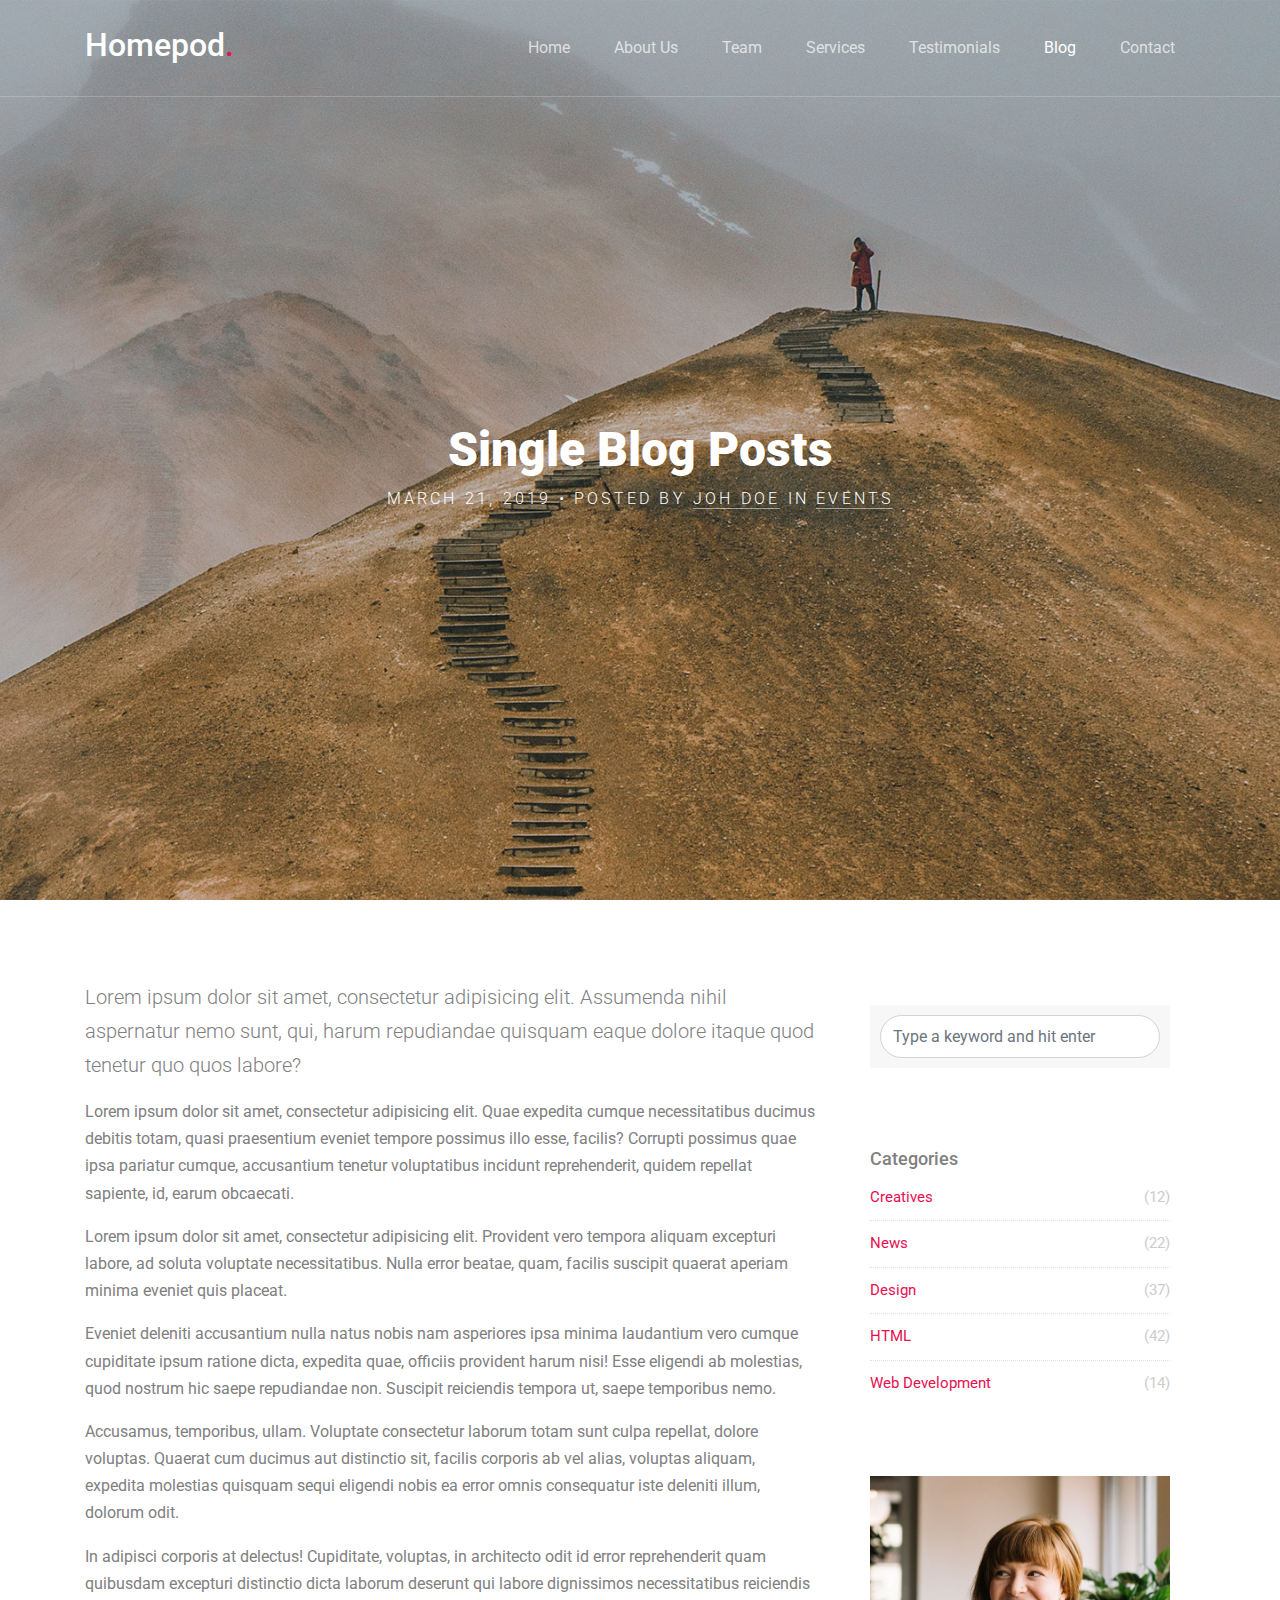
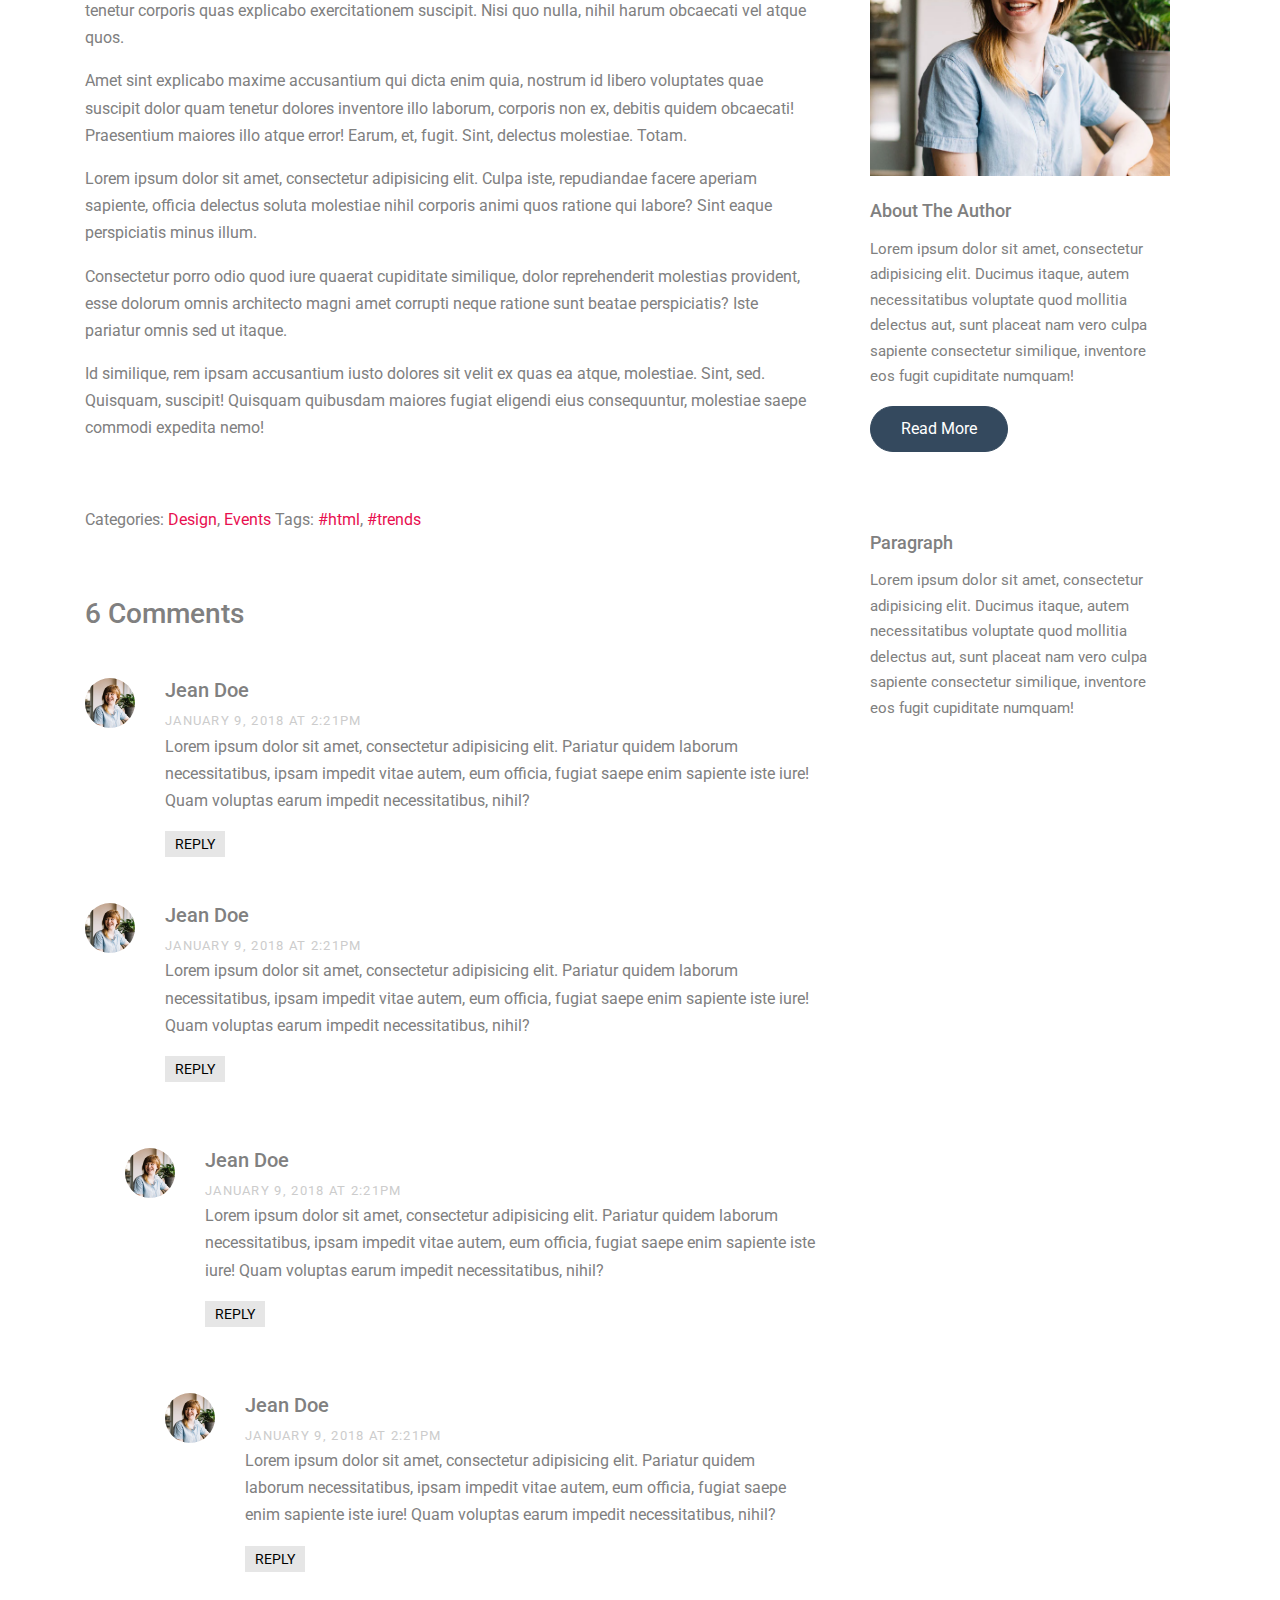
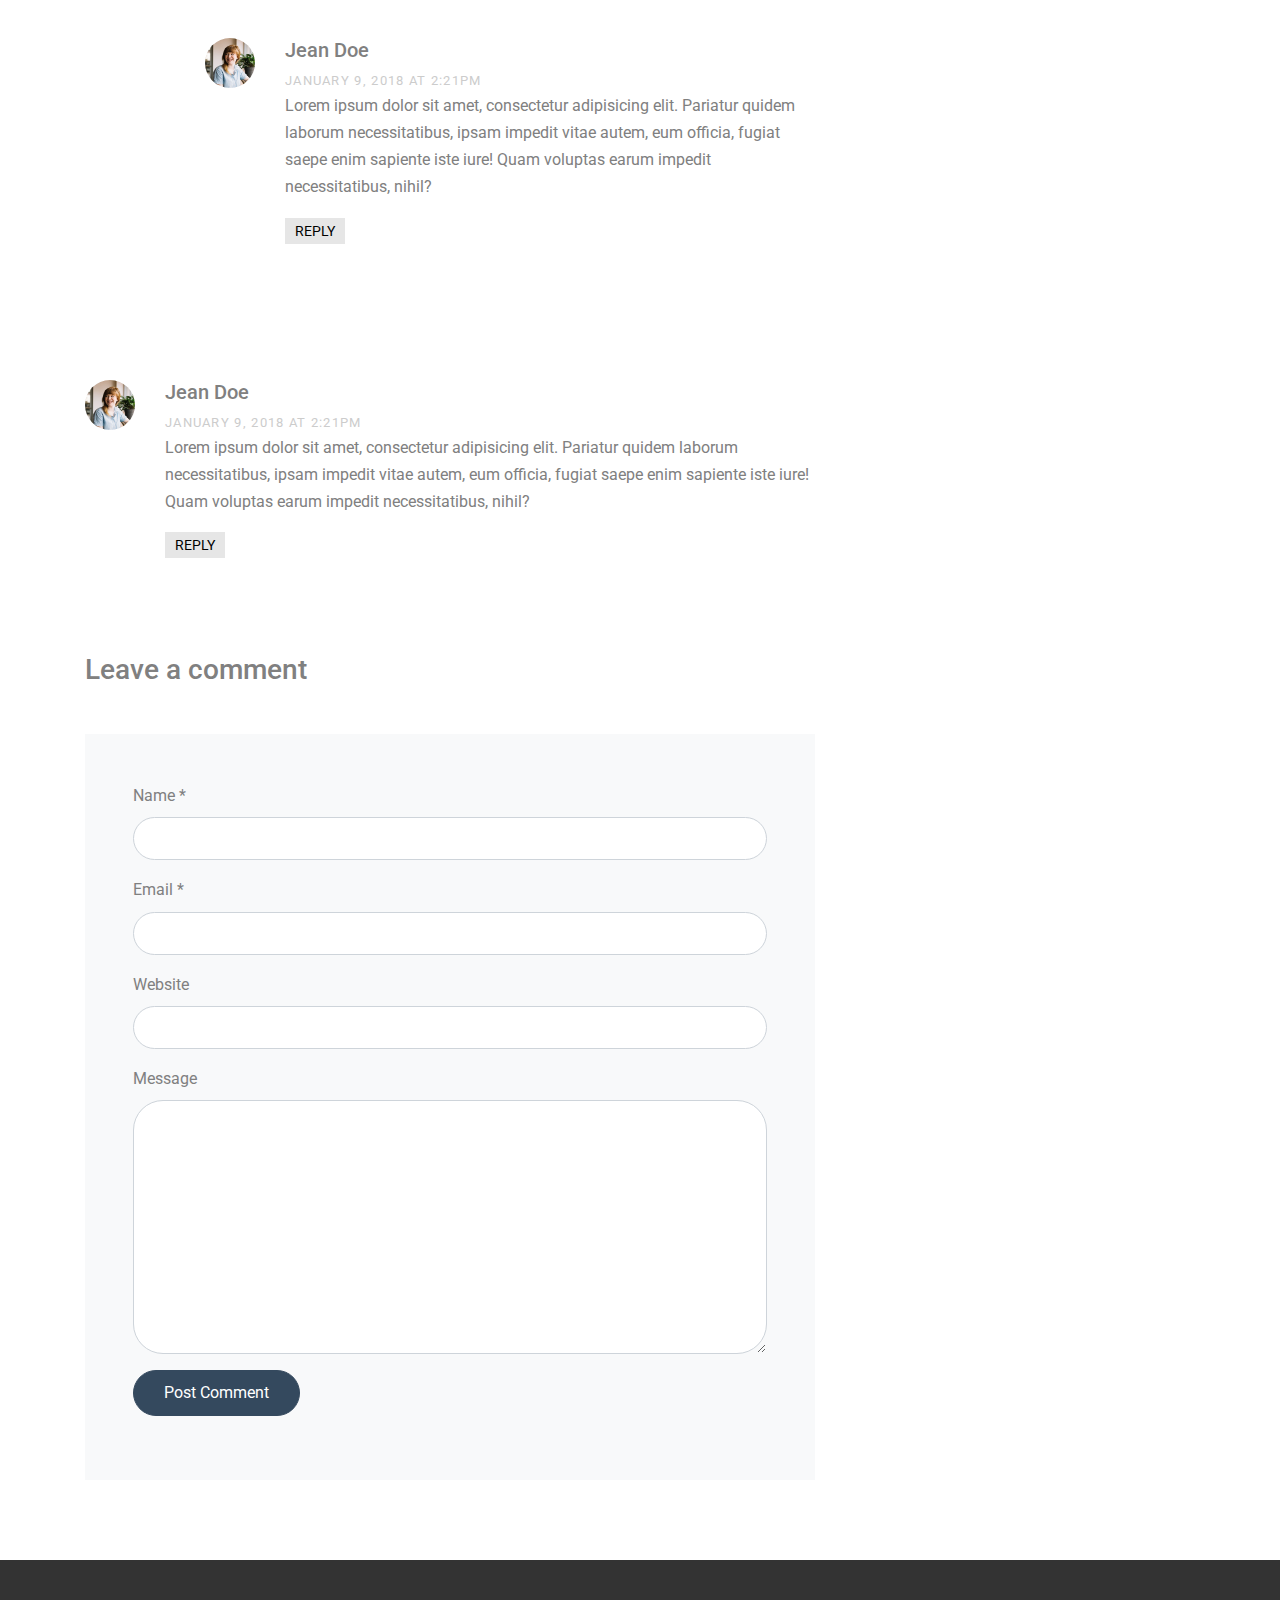
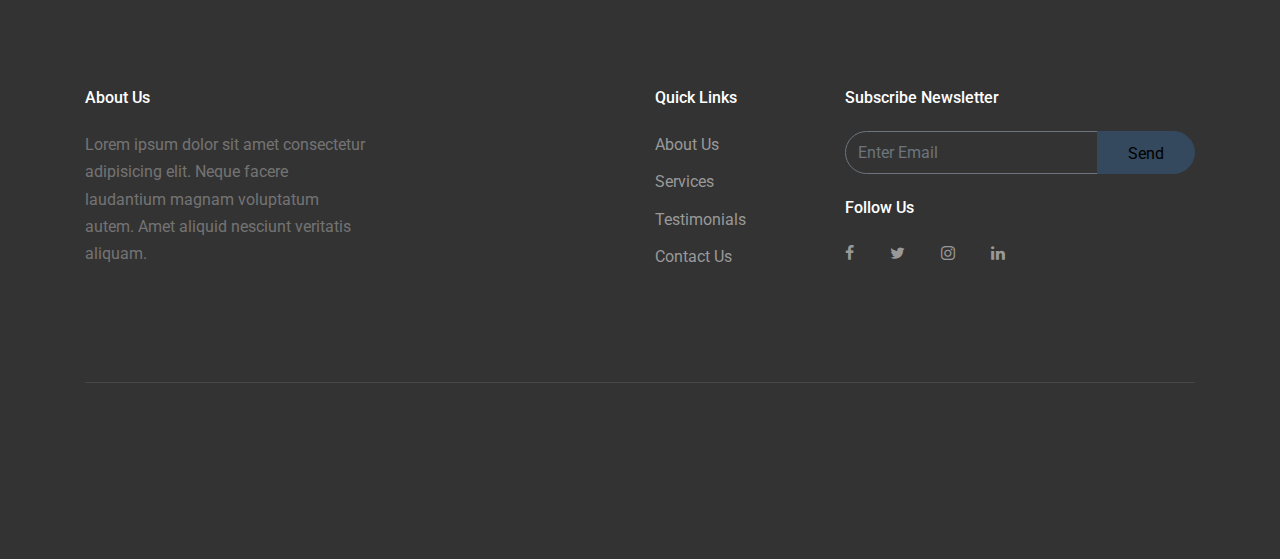
<file: Blog Post Template.html>
<!DOCTYPE html>
<html lang="en">
<head>
    <title>HomePods Canada</title>
    <meta charset="utf-8">
    <meta name="viewport" content="width=device-width, initial-scale=1, shrink-to-fit=no">


    <link href="https://fonts.googleapis.com/css?family=Roboto:300,400,900" rel="stylesheet">
    <link rel="stylesheet" href="fonts/icomoon/style.css">

    <link rel="stylesheet" href="css/bootstrap.min.css">
    <link rel="stylesheet" href="css/jquery-ui.css">
    <link rel="stylesheet" href="css/owl.carousel.min.css">
    <link rel="stylesheet" href="css/owl.theme.default.min.css">
    <link rel="stylesheet" href="css/owl.theme.default.min.css">

    <link rel="stylesheet" href="css/jquery.fancybox.min.css">

    <link rel="stylesheet" href="css/bootstrap-datepicker.css">

    <link rel="stylesheet" href="fonts/flaticon/font/flaticon.css">

    <link rel="stylesheet" href="css/aos.css">

    <link rel="stylesheet" href="css/style.css">

</head>
<body data-spy="scroll" data-target=".site-navbar-target" data-offset="300">

<div class="site-wrap">

    <div class="site-mobile-menu site-navbar-target">
        <div class="site-mobile-menu-header">
            <div class="site-mobile-menu-close mt-3">
                <span class="icon-close2 js-menu-toggle"></span>
            </div>
        </div>
        <div class="site-mobile-menu-body"></div>
    </div>


    <header class="site-navbar py-4 js-sticky-header site-navbar-target" role="banner">

        <div class="container">
            <div class="row align-items-center">

                <div class="col-6 col-xl-2">
                    <h1 class="mb-0 site-logo"><a href="index.html" class="h2 mb-0">Homepod<span class="text-primary">.</span> </a></h1>
                </div>

                <div class="col-12 col-md-10 d-none d-xl-block">
                    <nav class="site-navigation position-relative text-right" role="navigation">

                        <ul class="site-menu main-menu js-clone-nav mr-auto d-none d-lg-block">
                            <li><a href="index.html#home-section" class="nav-link">Home</a></li>
                            <li><a href="index.html#about-section" class="nav-link">About Us</a></li>
                            <li><a href="index.html#team-section" class="nav-link">Team</a></li>
                            <li><a href="index.html#services-section" class="nav-link">Services</a></li>
                            <li><a href="index.html#testimonials-section" class="nav-link">Testimonials</a></li>
                            <li><a href="index.html#blog-section" class="nav-link active">Blog</a></li>
                            <li><a href="index.html#contact-section" class="nav-link">Contact</a></li>
                        </ul>
                    </nav>
                </div>


                <div class="col-6 d-inline-block d-xl-none ml-md-0 py-3" style="position: relative; top: 3px;"><a href="#" class="site-menu-toggle js-menu-toggle text-black float-right"><span class="icon-menu h3"></span></a></div>

            </div>
        </div>

    </header>



    <div class="site-blocks-cover overlay" style="background-image: url(images/hero_2.jpg);" data-aos="fade">
        <div class="container">
            <div class="row align-items-center justify-content-center">


                <div class="col-md-6 mt-lg-5 text-center">
                    <h1>Single Blog Posts</h1>
                    <p class="post-meta">March 21, 2019 &bull; Posted by <a href="#">Joh Doe</a> in <a href="#">Events</a></p>

                </div>

            </div>
        </div>
    </div>



    <section class="site-section">
        <div class="container">
            <div class="row">
                <div class="col-md-8 blog-content">
                    <p class="lead">Lorem ipsum dolor sit amet, consectetur adipisicing elit. Assumenda nihil aspernatur nemo sunt, qui, harum repudiandae quisquam eaque dolore itaque quod tenetur quo quos labore?</p>
                    <p>Lorem ipsum dolor sit amet, consectetur adipisicing elit. Quae expedita cumque necessitatibus ducimus debitis totam, quasi praesentium eveniet tempore possimus illo esse, facilis? Corrupti possimus quae ipsa pariatur cumque, accusantium tenetur voluptatibus incidunt reprehenderit, quidem repellat sapiente, id, earum obcaecati.</p>

                    <blockquote><p>Lorem ipsum dolor sit amet, consectetur adipisicing elit. Provident vero tempora aliquam excepturi labore, ad soluta voluptate necessitatibus. Nulla error beatae, quam, facilis suscipit quaerat aperiam minima eveniet quis placeat.</p></blockquote>

                    <p>Eveniet deleniti accusantium nulla natus nobis nam asperiores ipsa minima laudantium vero cumque cupiditate ipsum ratione dicta, expedita quae, officiis provident harum nisi! Esse eligendi ab molestias, quod nostrum hic saepe repudiandae non. Suscipit reiciendis tempora ut, saepe temporibus nemo.</p>
                    <p>Accusamus, temporibus, ullam. Voluptate consectetur laborum totam sunt culpa repellat, dolore voluptas. Quaerat cum ducimus aut distinctio sit, facilis corporis ab vel alias, voluptas aliquam, expedita molestias quisquam sequi eligendi nobis ea error omnis consequatur iste deleniti illum, dolorum odit.</p>
                    <p>In adipisci corporis at delectus! Cupiditate, voluptas, in architecto odit id error reprehenderit quam quibusdam excepturi distinctio dicta laborum deserunt qui labore dignissimos necessitatibus reiciendis tenetur corporis quas explicabo exercitationem suscipit. Nisi quo nulla, nihil harum obcaecati vel atque quos.</p>
                    <p>Amet sint explicabo maxime accusantium qui dicta enim quia, nostrum id libero voluptates quae suscipit dolor quam tenetur dolores inventore illo laborum, corporis non ex, debitis quidem obcaecati! Praesentium maiores illo atque error! Earum, et, fugit. Sint, delectus molestiae. Totam.</p>

                    <p>Lorem ipsum dolor sit amet, consectetur adipisicing elit. Culpa iste, repudiandae facere aperiam sapiente, officia delectus soluta molestiae nihil corporis animi quos ratione qui labore? Sint eaque perspiciatis minus illum.</p>
                    <p>Consectetur porro odio quod iure quaerat cupiditate similique, dolor reprehenderit molestias provident, esse dolorum omnis architecto magni amet corrupti neque ratione sunt beatae perspiciatis? Iste pariatur omnis sed ut itaque.</p>
                    <p>Id similique, rem ipsam accusantium iusto dolores sit velit ex quas ea atque, molestiae. Sint, sed. Quisquam, suscipit! Quisquam quibusdam maiores fugiat eligendi eius consequuntur, molestiae saepe commodi expedita nemo!</p>
                    <div class="pt-5">
                        <p>Categories:  <a href="#">Design</a>, <a href="#">Events</a>  Tags: <a href="#">#html</a>, <a href="#">#trends</a></p>
                    </div>


                    <div class="pt-5">
                        <h3 class="mb-5">6 Comments</h3>
                        <ul class="comment-list">
                            <li class="comment">
                                <div class="vcard bio">
                                    <img src="images/person_1.jpg" alt="Image placeholder">
                                </div>
                                <div class="comment-body">
                                    <h3>Jean Doe</h3>
                                    <div class="meta">January 9, 2018 at 2:21pm</div>
                                    <p>Lorem ipsum dolor sit amet, consectetur adipisicing elit. Pariatur quidem laborum necessitatibus, ipsam impedit vitae autem, eum officia, fugiat saepe enim sapiente iste iure! Quam voluptas earum impedit necessitatibus, nihil?</p>
                                    <p><a href="#" class="reply">Reply</a></p>
                                </div>
                            </li>

                            <li class="comment">
                                <div class="vcard bio">
                                    <img src="images/person_1.jpg" alt="Image placeholder">
                                </div>
                                <div class="comment-body">
                                    <h3>Jean Doe</h3>
                                    <div class="meta">January 9, 2018 at 2:21pm</div>
                                    <p>Lorem ipsum dolor sit amet, consectetur adipisicing elit. Pariatur quidem laborum necessitatibus, ipsam impedit vitae autem, eum officia, fugiat saepe enim sapiente iste iure! Quam voluptas earum impedit necessitatibus, nihil?</p>
                                    <p><a href="#" class="reply">Reply</a></p>
                                </div>

                                <ul class="children">
                                    <li class="comment">
                                        <div class="vcard bio">
                                            <img src="images/person_1.jpg" alt="Image placeholder">
                                        </div>
                                        <div class="comment-body">
                                            <h3>Jean Doe</h3>
                                            <div class="meta">January 9, 2018 at 2:21pm</div>
                                            <p>Lorem ipsum dolor sit amet, consectetur adipisicing elit. Pariatur quidem laborum necessitatibus, ipsam impedit vitae autem, eum officia, fugiat saepe enim sapiente iste iure! Quam voluptas earum impedit necessitatibus, nihil?</p>
                                            <p><a href="#" class="reply">Reply</a></p>
                                        </div>


                                        <ul class="children">
                                            <li class="comment">
                                                <div class="vcard bio">
                                                    <img src="images/person_1.jpg" alt="Image placeholder">
                                                </div>
                                                <div class="comment-body">
                                                    <h3>Jean Doe</h3>
                                                    <div class="meta">January 9, 2018 at 2:21pm</div>
                                                    <p>Lorem ipsum dolor sit amet, consectetur adipisicing elit. Pariatur quidem laborum necessitatibus, ipsam impedit vitae autem, eum officia, fugiat saepe enim sapiente iste iure! Quam voluptas earum impedit necessitatibus, nihil?</p>
                                                    <p><a href="#" class="reply">Reply</a></p>
                                                </div>

                                                <ul class="children">
                                                    <li class="comment">
                                                        <div class="vcard bio">
                                                            <img src="images/person_1.jpg" alt="Image placeholder">
                                                        </div>
                                                        <div class="comment-body">
                                                            <h3>Jean Doe</h3>
                                                            <div class="meta">January 9, 2018 at 2:21pm</div>
                                                            <p>Lorem ipsum dolor sit amet, consectetur adipisicing elit. Pariatur quidem laborum necessitatibus, ipsam impedit vitae autem, eum officia, fugiat saepe enim sapiente iste iure! Quam voluptas earum impedit necessitatibus, nihil?</p>
                                                            <p><a href="#" class="reply">Reply</a></p>
                                                        </div>
                                                    </li>
                                                </ul>
                                            </li>
                                        </ul>
                                    </li>
                                </ul>
                            </li>

                            <li class="comment">
                                <div class="vcard bio">
                                    <img src="images/person_1.jpg" alt="Image placeholder">
                                </div>
                                <div class="comment-body">
                                    <h3>Jean Doe</h3>
                                    <div class="meta">January 9, 2018 at 2:21pm</div>
                                    <p>Lorem ipsum dolor sit amet, consectetur adipisicing elit. Pariatur quidem laborum necessitatibus, ipsam impedit vitae autem, eum officia, fugiat saepe enim sapiente iste iure! Quam voluptas earum impedit necessitatibus, nihil?</p>
                                    <p><a href="#" class="reply">Reply</a></p>
                                </div>
                            </li>
                        </ul>
                        <!-- END comment-list -->

                        <div class="comment-form-wrap pt-5">
                            <h3 class="mb-5">Leave a comment</h3>
                            <form action="#" class="p-5 bg-light">
                                <div class="form-group">
                                    <label for="name">Name *</label>
                                    <input type="text" class="form-control" id="name">
                                </div>
                                <div class="form-group">
                                    <label for="email">Email *</label>
                                    <input type="email" class="form-control" id="email">
                                </div>
                                <div class="form-group">
                                    <label for="website">Website</label>
                                    <input type="url" class="form-control" id="website">
                                </div>

                                <div class="form-group">
                                    <label for="message">Message</label>
                                    <textarea name="" id="message" cols="30" rows="10" class="form-control"></textarea>
                                </div>
                                <div class="form-group">
                                    <input type="submit" value="Post Comment" class="btn btn-primary">
                                </div>

                            </form>
                        </div>
                    </div>

                </div>
                <div class="col-md-4 sidebar">
                    <div class="sidebar-box">
                        <form action="#" class="search-form">
                            <div class="form-group">
                                <span class="icon fa fa-search"></span>
                                <input type="text" class="form-control" placeholder="Type a keyword and hit enter">
                            </div>
                        </form>
                    </div>
                    <div class="sidebar-box">
                        <div class="categories">
                            <h3>Categories</h3>
                            <li><a href="#">Creatives <span>(12)</span></a></li>
                            <li><a href="#">News <span>(22)</span></a></li>
                            <li><a href="#">Design <span>(37)</span></a></li>
                            <li><a href="#">HTML <span>(42)</span></a></li>
                            <li><a href="#">Web Development <span>(14)</span></a></li>
                        </div>
                    </div>
                    <div class="sidebar-box">
                        <img src="images/person_1.jpg" alt="Image placeholder" class="img-fluid mb-4">
                        <h3>About The Author</h3>
                        <p>Lorem ipsum dolor sit amet, consectetur adipisicing elit. Ducimus itaque, autem necessitatibus voluptate quod mollitia delectus aut, sunt placeat nam vero culpa sapiente consectetur similique, inventore eos fugit cupiditate numquam!</p>
                        <p><a href="#" class="btn btn-primary btn-sm">Read More</a></p>
                    </div>

                    <div class="sidebar-box">
                        <h3>Paragraph</h3>
                        <p>Lorem ipsum dolor sit amet, consectetur adipisicing elit. Ducimus itaque, autem necessitatibus voluptate quod mollitia delectus aut, sunt placeat nam vero culpa sapiente consectetur similique, inventore eos fugit cupiditate numquam!</p>
                    </div>
                </div>
            </div>
        </div>
    </section>


    <footer class="site-footer">
        <div class="container">
            <div class="row">
                <div class="col-md-8">
                    <div class="row">
                        <div class="col-md-5">
                            <h2 class="footer-heading mb-4">About Us</h2>
                            <p>Lorem ipsum dolor sit amet consectetur adipisicing elit. Neque facere laudantium magnam voluptatum autem. Amet aliquid nesciunt veritatis aliquam.</p>
                        </div>
                        <div class="col-md-3 ml-auto">
                            <h2 class="footer-heading mb-4">Quick Links</h2>
                            <ul class="list-unstyled">
                                <li><a href="#">About Us</a></li>
                                <li><a href="#">Services</a></li>
                                <li><a href="#">Testimonials</a></li>
                                <li><a href="#">Contact Us</a></li>
                            </ul>
                        </div>

                    </div>
                </div>
                <div class="col-md-4">
                    <div class="mb-4">
                        <h2 class="footer-heading mb-4">Subscribe Newsletter</h2>
                        <form action="#" method="post" class="footer-subscribe">
                            <div class="input-group mb-3">
                                <input type="text" class="form-control border-secondary text-white bg-transparent" placeholder="Enter Email" aria-label="Enter Email" aria-describedby="button-addon2">
                                <div class="input-group-append">
                                    <button class="btn btn-primary text-black" type="button" id="button-addon2">Send</button>
                                </div>
                            </div>
                        </form>
                    </div>

                    <div class="">
                        <h2 class="footer-heading mb-4">Follow Us</h2>
                        <a href="#" class="pl-0 pr-3"><span class="icon-facebook"></span></a>
                        <a href="#" class="pl-3 pr-3"><span class="icon-twitter"></span></a>
                        <a href="#" class="pl-3 pr-3"><span class="icon-instagram"></span></a>
                        <a href="#" class="pl-3 pr-3"><span class="icon-linkedin"></span></a>
                    </div>


                </div>
            </div>
            <div class="row pt-5 mt-5 text-center">
                <div class="col-md-12">
                    <div class="border-top pt-5">

                    </div>
                </div>

            </div>
        </div>
    </footer>

</div> <!-- .site-wrap -->

<script src="js/jquery-3.3.1.min.js"></script>
<script src="js/jquery-migrate-3.0.1.min.js"></script>
<script src="js/jquery-ui.js"></script>
<script src="js/popper.min.js"></script>
<script src="js/bootstrap.min.js"></script>
<script src="js/owl.carousel.min.js"></script>
<script src="js/jquery.stellar.min.js"></script>
<script src="js/jquery.countdown.min.js"></script>
<script src="js/bootstrap-datepicker.min.js"></script>
<script src="js/jquery.easing.1.3.js"></script>
<script src="js/aos.js"></script>
<script src="js/jquery.fancybox.min.js"></script>
<script src="js/jquery.sticky.js"></script>


<script src="js/main.js"></script>

</body>
</html>
</file>
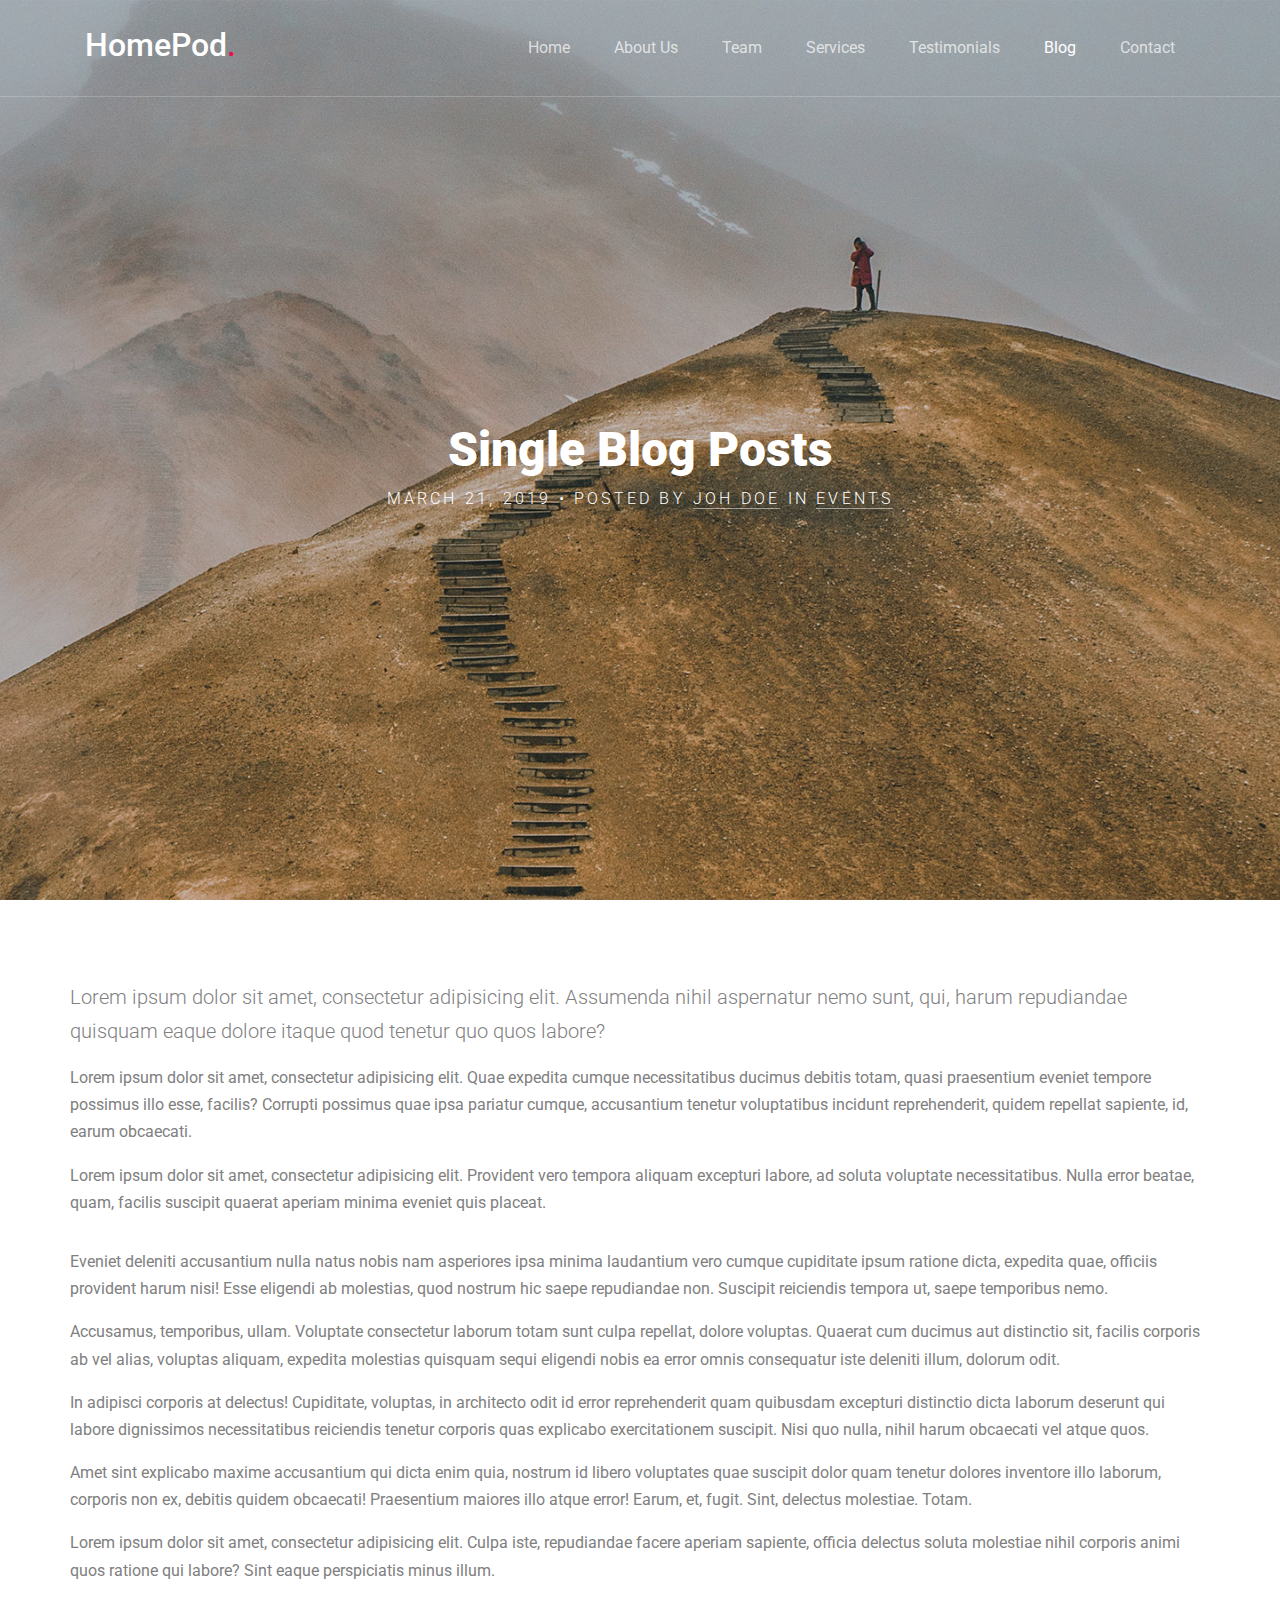
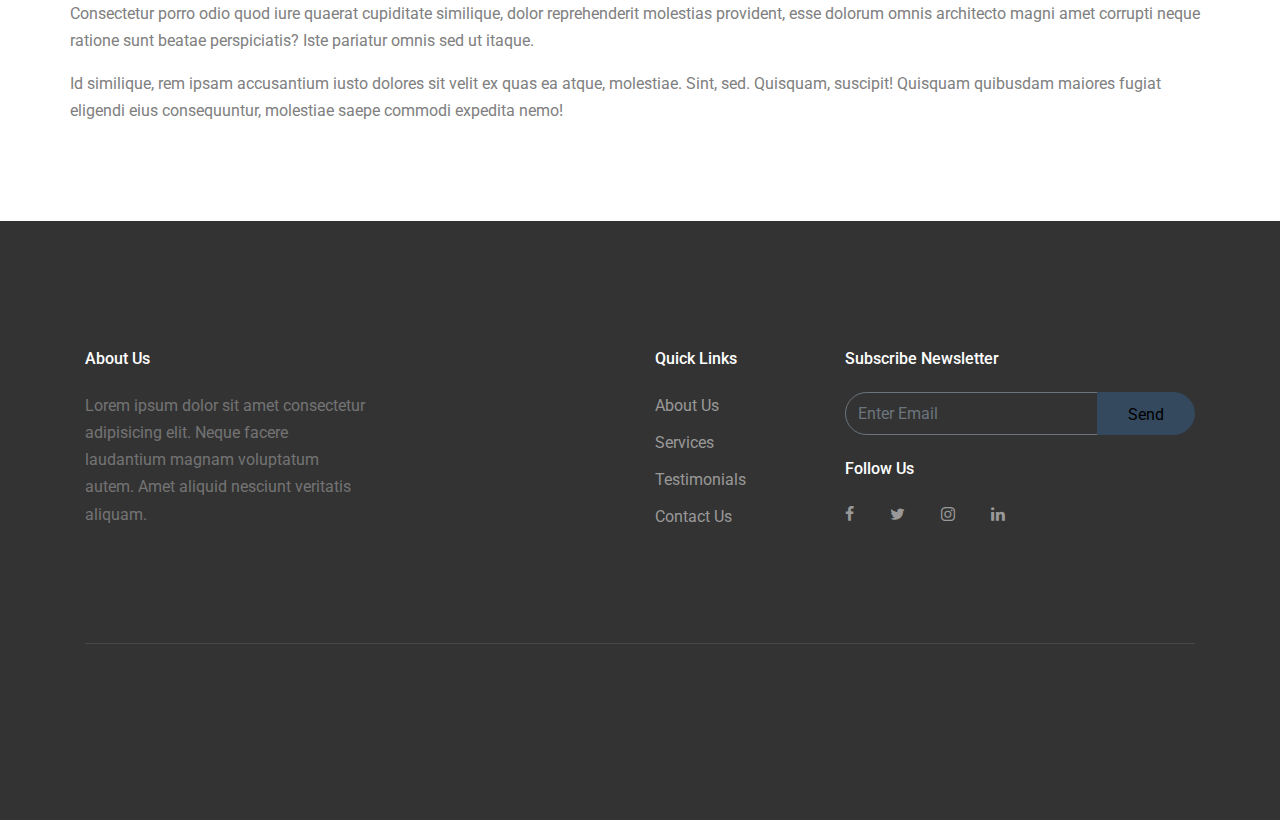
<file: BlogPostTemplate.html>
<!DOCTYPE html>
<html lang="en">
<head>
    <title>HomePods Canada</title>
    <meta charset="utf-8">
    <meta name="viewport" content="width=device-width, initial-scale=1, shrink-to-fit=no">


    <link href="https://fonts.googleapis.com/css?family=Roboto:300,400,900" rel="stylesheet">
    <link rel="stylesheet" href="fonts/icomoon/style.css">

    <link rel="stylesheet" href="css/bootstrap.min.css">
    <link rel="stylesheet" href="css/jquery-ui.css">
    <link rel="stylesheet" href="css/owl.carousel.min.css">
    <link rel="stylesheet" href="css/owl.theme.default.min.css">
    <link rel="stylesheet" href="css/owl.theme.default.min.css">

    <link rel="stylesheet" href="css/jquery.fancybox.min.css">

    <link rel="stylesheet" href="css/bootstrap-datepicker.css">

    <link rel="stylesheet" href="fonts/flaticon/font/flaticon.css">

    <link rel="stylesheet" href="css/aos.css">

    <link rel="stylesheet" href="css/style.css">

</head>
<body data-spy="scroll" data-target=".site-navbar-target" data-offset="300">

<div class="site-wrap">

    <div class="site-mobile-menu site-navbar-target">
        <div class="site-mobile-menu-header">
            <div class="site-mobile-menu-close mt-3">
                <span class="icon-close2 js-menu-toggle"></span>
            </div>
        </div>
        <div class="site-mobile-menu-body"></div>
    </div>


    <header class="site-navbar py-4 js-sticky-header site-navbar-target" role="banner">

        <div class="container">
            <div class="row align-items-center">

                <div class="col-6 col-xl-2">
                    <h1 class="mb-0 site-logo"><a href="index.html" class="h2 mb-0">HomePod<span class="text-primary">.</span> </a></h1>
                </div>

                <div class="col-12 col-md-10 d-none d-xl-block">
                    <nav class="site-navigation position-relative text-right" role="navigation">

                        <ul class="site-menu main-menu js-clone-nav mr-auto d-none d-lg-block">
                            <li><a href="index.html#home-section" class="nav-link">Home</a></li>
                            <li><a href="index.html#about-section" class="nav-link">About Us</a></li>
                            <li><a href="index.html#team-section" class="nav-link">Team</a></li>
                            <li><a href="index.html#services-section" class="nav-link">Services</a></li>
                            <li><a href="index.html#testimonials-section" class="nav-link">Testimonials</a></li>
                            <li><a href="index.html#blog-section" class="nav-link active">Blog</a></li>
                            <li><a href="index.html#contact-section" class="nav-link">Contact</a></li>
                        </ul>
                    </nav>
                </div>


                <div class="col-6 d-inline-block d-xl-none ml-md-0 py-3" style="position: relative; top: 3px;"><a href="#" class="site-menu-toggle js-menu-toggle text-black float-right"><span class="icon-menu h3"></span></a></div>

            </div>
        </div>

    </header>



    <div class="site-blocks-cover overlay" style="background-image: url(images/hero_2.jpg);" data-aos="fade">
        <div class="container">
            <div class="row align-items-center justify-content-center">


                <div class="col-md-6 mt-lg-5 text-center">
                    <h1>Single Blog Posts</h1>
                    <p class="post-meta">March 21, 2019 &bull; Posted by <a href="#">Joh Doe</a> in <a href="#">Events</a></p>

                </div>

            </div>
        </div>
    </div>



    <section class="site-section">
        <div class="container">
            <div class="row">

                    <p class="lead">Lorem ipsum dolor sit amet, consectetur adipisicing elit. Assumenda nihil aspernatur nemo sunt, qui, harum repudiandae quisquam eaque dolore itaque quod tenetur quo quos labore?</p>
                    <p>Lorem ipsum dolor sit amet, consectetur adipisicing elit. Quae expedita cumque necessitatibus ducimus debitis totam, quasi praesentium eveniet tempore possimus illo esse, facilis? Corrupti possimus quae ipsa pariatur cumque, accusantium tenetur voluptatibus incidunt reprehenderit, quidem repellat sapiente, id, earum obcaecati.</p>

                    <blockquote><p>Lorem ipsum dolor sit amet, consectetur adipisicing elit. Provident vero tempora aliquam excepturi labore, ad soluta voluptate necessitatibus. Nulla error beatae, quam, facilis suscipit quaerat aperiam minima eveniet quis placeat.</p></blockquote>

                    <p>Eveniet deleniti accusantium nulla natus nobis nam asperiores ipsa minima laudantium vero cumque cupiditate ipsum ratione dicta, expedita quae, officiis provident harum nisi! Esse eligendi ab molestias, quod nostrum hic saepe repudiandae non. Suscipit reiciendis tempora ut, saepe temporibus nemo.</p>
                    <p>Accusamus, temporibus, ullam. Voluptate consectetur laborum totam sunt culpa repellat, dolore voluptas. Quaerat cum ducimus aut distinctio sit, facilis corporis ab vel alias, voluptas aliquam, expedita molestias quisquam sequi eligendi nobis ea error omnis consequatur iste deleniti illum, dolorum odit.</p>
                    <p>In adipisci corporis at delectus! Cupiditate, voluptas, in architecto odit id error reprehenderit quam quibusdam excepturi distinctio dicta laborum deserunt qui labore dignissimos necessitatibus reiciendis tenetur corporis quas explicabo exercitationem suscipit. Nisi quo nulla, nihil harum obcaecati vel atque quos.</p>
                    <p>Amet sint explicabo maxime accusantium qui dicta enim quia, nostrum id libero voluptates quae suscipit dolor quam tenetur dolores inventore illo laborum, corporis non ex, debitis quidem obcaecati! Praesentium maiores illo atque error! Earum, et, fugit. Sint, delectus molestiae. Totam.</p>

                    <p>Lorem ipsum dolor sit amet, consectetur adipisicing elit. Culpa iste, repudiandae facere aperiam sapiente, officia delectus soluta molestiae nihil corporis animi quos ratione qui labore? Sint eaque perspiciatis minus illum.</p>
                    <p>Consectetur porro odio quod iure quaerat cupiditate similique, dolor reprehenderit molestias provident, esse dolorum omnis architecto magni amet corrupti neque ratione sunt beatae perspiciatis? Iste pariatur omnis sed ut itaque.</p>
                    <p>Id similique, rem ipsam accusantium iusto dolores sit velit ex quas ea atque, molestiae. Sint, sed. Quisquam, suscipit! Quisquam quibusdam maiores fugiat eligendi eius consequuntur, molestiae saepe commodi expedita nemo!</p>
                </div>
            </div>
        </div>
    </section>
<!--

                    <div class="pt-5">
                        <h3 class="mb-5">6 Comments</h3>
                        <ul class="comment-list">
                            <li class="comment">
                                <div class="vcard bio">
                                    <img src="images/person_1.jpg" alt="Image placeholder">
                                </div>
                                <div class="comment-body">
                                    <h3>Jean Doe</h3>
                                    <div class="meta">January 9, 2018 at 2:21pm</div>
                                    <p>Lorem ipsum dolor sit amet, consectetur adipisicing elit. Pariatur quidem laborum necessitatibus, ipsam impedit vitae autem, eum officia, fugiat saepe enim sapiente iste iure! Quam voluptas earum impedit necessitatibus, nihil?</p>
                                    <p><a href="#" class="reply">Reply</a></p>
                                </div>
                            </li>

                            <li class="comment">
                                <div class="vcard bio">
                                    <img src="images/person_1.jpg" alt="Image placeholder">
                                </div>
                                <div class="comment-body">
                                    <h3>Jean Doe</h3>
                                    <div class="meta">January 9, 2018 at 2:21pm</div>
                                    <p>Lorem ipsum dolor sit amet, consectetur adipisicing elit. Pariatur quidem laborum necessitatibus, ipsam impedit vitae autem, eum officia, fugiat saepe enim sapiente iste iure! Quam voluptas earum impedit necessitatibus, nihil?</p>
                                    <p><a href="#" class="reply">Reply</a></p>
                                </div>

                                <ul class="children">
                                    <li class="comment">
                                        <div class="vcard bio">
                                            <img src="images/person_1.jpg" alt="Image placeholder">
                                        </div>
                                        <div class="comment-body">
                                            <h3>Jean Doe</h3>
                                            <div class="meta">January 9, 2018 at 2:21pm</div>
                                            <p>Lorem ipsum dolor sit amet, consectetur adipisicing elit. Pariatur quidem laborum necessitatibus, ipsam impedit vitae autem, eum officia, fugiat saepe enim sapiente iste iure! Quam voluptas earum impedit necessitatibus, nihil?</p>
                                            <p><a href="#" class="reply">Reply</a></p>
                                        </div>


                                        <ul class="children">
                                            <li class="comment">
                                                <div class="vcard bio">
                                                    <img src="images/person_1.jpg" alt="Image placeholder">
                                                </div>
                                                <div class="comment-body">
                                                    <h3>Jean Doe</h3>
                                                    <div class="meta">January 9, 2018 at 2:21pm</div>
                                                    <p>Lorem ipsum dolor sit amet, consectetur adipisicing elit. Pariatur quidem laborum necessitatibus, ipsam impedit vitae autem, eum officia, fugiat saepe enim sapiente iste iure! Quam voluptas earum impedit necessitatibus, nihil?</p>
                                                    <p><a href="#" class="reply">Reply</a></p>
                                                </div>

                                                <ul class="children">
                                                    <li class="comment">
                                                        <div class="vcard bio">
                                                            <img src="images/person_1.jpg" alt="Image placeholder">
                                                        </div>
                                                        <div class="comment-body">
                                                            <h3>Jean Doe</h3>
                                                            <div class="meta">January 9, 2018 at 2:21pm</div>
                                                            <p>Lorem ipsum dolor sit amet, consectetur adipisicing elit. Pariatur quidem laborum necessitatibus, ipsam impedit vitae autem, eum officia, fugiat saepe enim sapiente iste iure! Quam voluptas earum impedit necessitatibus, nihil?</p>
                                                            <p><a href="#" class="reply">Reply</a></p>
                                                        </div>
                                                    </li>
                                                </ul>
                                            </li>
                                        </ul>
                                    </li>
                                </ul>
                            </li>

                            <li class="comment">
                                <div class="vcard bio">
                                    <img src="images/person_1.jpg" alt="Image placeholder">
                                </div>
                                <div class="comment-body">
                                    <h3>Jean Doe</h3>
                                    <div class="meta">January 9, 2018 at 2:21pm</div>
                                    <p>Lorem ipsum dolor sit amet, consectetur adipisicing elit. Pariatur quidem laborum necessitatibus, ipsam impedit vitae autem, eum officia, fugiat saepe enim sapiente iste iure! Quam voluptas earum impedit necessitatibus, nihil?</p>
                                    <p><a href="#" class="reply">Reply</a></p>
                                </div>
                            </li>
                        </ul>


                        <div class="comment-form-wrap pt-5">
                            <h3 class="mb-5">Leave a comment</h3>
                            <form action="#" class="p-5 bg-light">
                                <div class="form-group">
                                    <label for="name">Name *</label>
                                    <input type="text" class="form-control" id="name">
                                </div>
                                <div class="form-group">
                                    <label for="email">Email *</label>
                                    <input type="email" class="form-control" id="email">
                                </div>
                                <div class="form-group">
                                    <label for="website">Website</label>
                                    <input type="url" class="form-control" id="website">
                                </div>

                                <div class="form-group">
                                    <label for="message">Message</label>
                                    <textarea name="" id="message" cols="30" rows="10" class="form-control"></textarea>
                                </div>
                                <div class="form-group">
                                    <input type="submit" value="Post Comment" class="btn btn-primary">
                                </div>

                            </form>
                        </div>
                    </div>

                </div>
                <div class="col-md-4 sidebar">
                    <div class="sidebar-box">
                        <form action="#" class="search-form">
                            <div class="form-group">
                                <span class="icon fa fa-search"></span>
                                <input type="text" class="form-control" placeholder="Type a keyword and hit enter">
                            </div>
                        </form>
                    </div>
                    <div class="sidebar-box">
                        <div class="categories">
                            <h3>Categories</h3>
                            <li><a href="#">Creatives <span>(12)</span></a></li>
                            <li><a href="#">News <span>(22)</span></a></li>
                            <li><a href="#">Design <span>(37)</span></a></li>
                            <li><a href="#">HTML <span>(42)</span></a></li>
                            <li><a href="#">Web Development <span>(14)</span></a></li>
                        </div>
                    </div>
                    <div class="sidebar-box">
                        <img src="images/person_1.jpg" alt="Image placeholder" class="img-fluid mb-4">
                        <h3>About The Author</h3>
                        <p>Lorem ipsum dolor sit amet, consectetur adipisicing elit. Ducimus itaque, autem necessitatibus voluptate quod mollitia delectus aut, sunt placeat nam vero culpa sapiente consectetur similique, inventore eos fugit cupiditate numquam!</p>
                        <p><a href="#" class="btn btn-primary btn-sm">Read More</a></p>
                    </div>

                    <div class="sidebar-box">
                        <h3>Paragraph</h3>
                        <p>Lorem ipsum dolor sit amet, consectetur adipisicing elit. Ducimus itaque, autem necessitatibus voluptate quod mollitia delectus aut, sunt placeat nam vero culpa sapiente consectetur similique, inventore eos fugit cupiditate numquam!</p>
                    </div>
                </div>
            </div>
        </div>
    </section>
    -->


    <footer class="site-footer">
        <div class="container">
            <div class="row">
                <div class="col-md-8">
                    <div class="row">
                        <div class="col-md-5">
                            <h2 class="footer-heading mb-4">About Us</h2>
                            <p>Lorem ipsum dolor sit amet consectetur adipisicing elit. Neque facere laudantium magnam voluptatum autem. Amet aliquid nesciunt veritatis aliquam.</p>
                        </div>
                        <div class="col-md-3 ml-auto">
                            <h2 class="footer-heading mb-4">Quick Links</h2>
                            <ul class="list-unstyled">
                                <li><a href="#">About Us</a></li>
                                <li><a href="#">Services</a></li>
                                <li><a href="#">Testimonials</a></li>
                                <li><a href="#">Contact Us</a></li>
                            </ul>
                        </div>

                    </div>
                </div>
                <div class="col-md-4">
                    <div class="mb-4">
                        <h2 class="footer-heading mb-4">Subscribe Newsletter</h2>
                        <form action="#" method="post" class="footer-subscribe">
                            <div class="input-group mb-3">
                                <input type="text" class="form-control border-secondary text-white bg-transparent" placeholder="Enter Email" aria-label="Enter Email" aria-describedby="button-addon2">
                                <div class="input-group-append">
                                    <button class="btn btn-primary text-black" type="button" id="button-addon2">Send</button>
                                </div>
                            </div>
                        </form>
                    </div>

                    <div class="">
                        <h2 class="footer-heading mb-4">Follow Us</h2>
                        <a href="#" class="pl-0 pr-3"><span class="icon-facebook"></span></a>
                        <a href="#" class="pl-3 pr-3"><span class="icon-twitter"></span></a>
                        <a href="#" class="pl-3 pr-3"><span class="icon-instagram"></span></a>
                        <a href="#" class="pl-3 pr-3"><span class="icon-linkedin"></span></a>
                    </div>


                </div>
            </div>
            <div class="row pt-5 mt-5 text-center">
                <div class="col-md-12">
                    <div class="border-top pt-5">

                    </div>
                </div>

            </div>
        </div>
    </footer>

</div> <!-- .site-wrap -->

<script src="js/jquery-3.3.1.min.js"></script>
<script src="js/jquery-migrate-3.0.1.min.js"></script>
<script src="js/jquery-ui.js"></script>
<script src="js/popper.min.js"></script>
<script src="js/bootstrap.min.js"></script>
<script src="js/owl.carousel.min.js"></script>
<script src="js/jquery.stellar.min.js"></script>
<script src="js/jquery.countdown.min.js"></script>
<script src="js/bootstrap-datepicker.min.js"></script>
<script src="js/jquery.easing.1.3.js"></script>
<script src="js/aos.js"></script>
<script src="js/jquery.fancybox.min.js"></script>
<script src="js/jquery.sticky.js"></script>


<script src="js/main.js"></script>

</body>
</html>
</file>
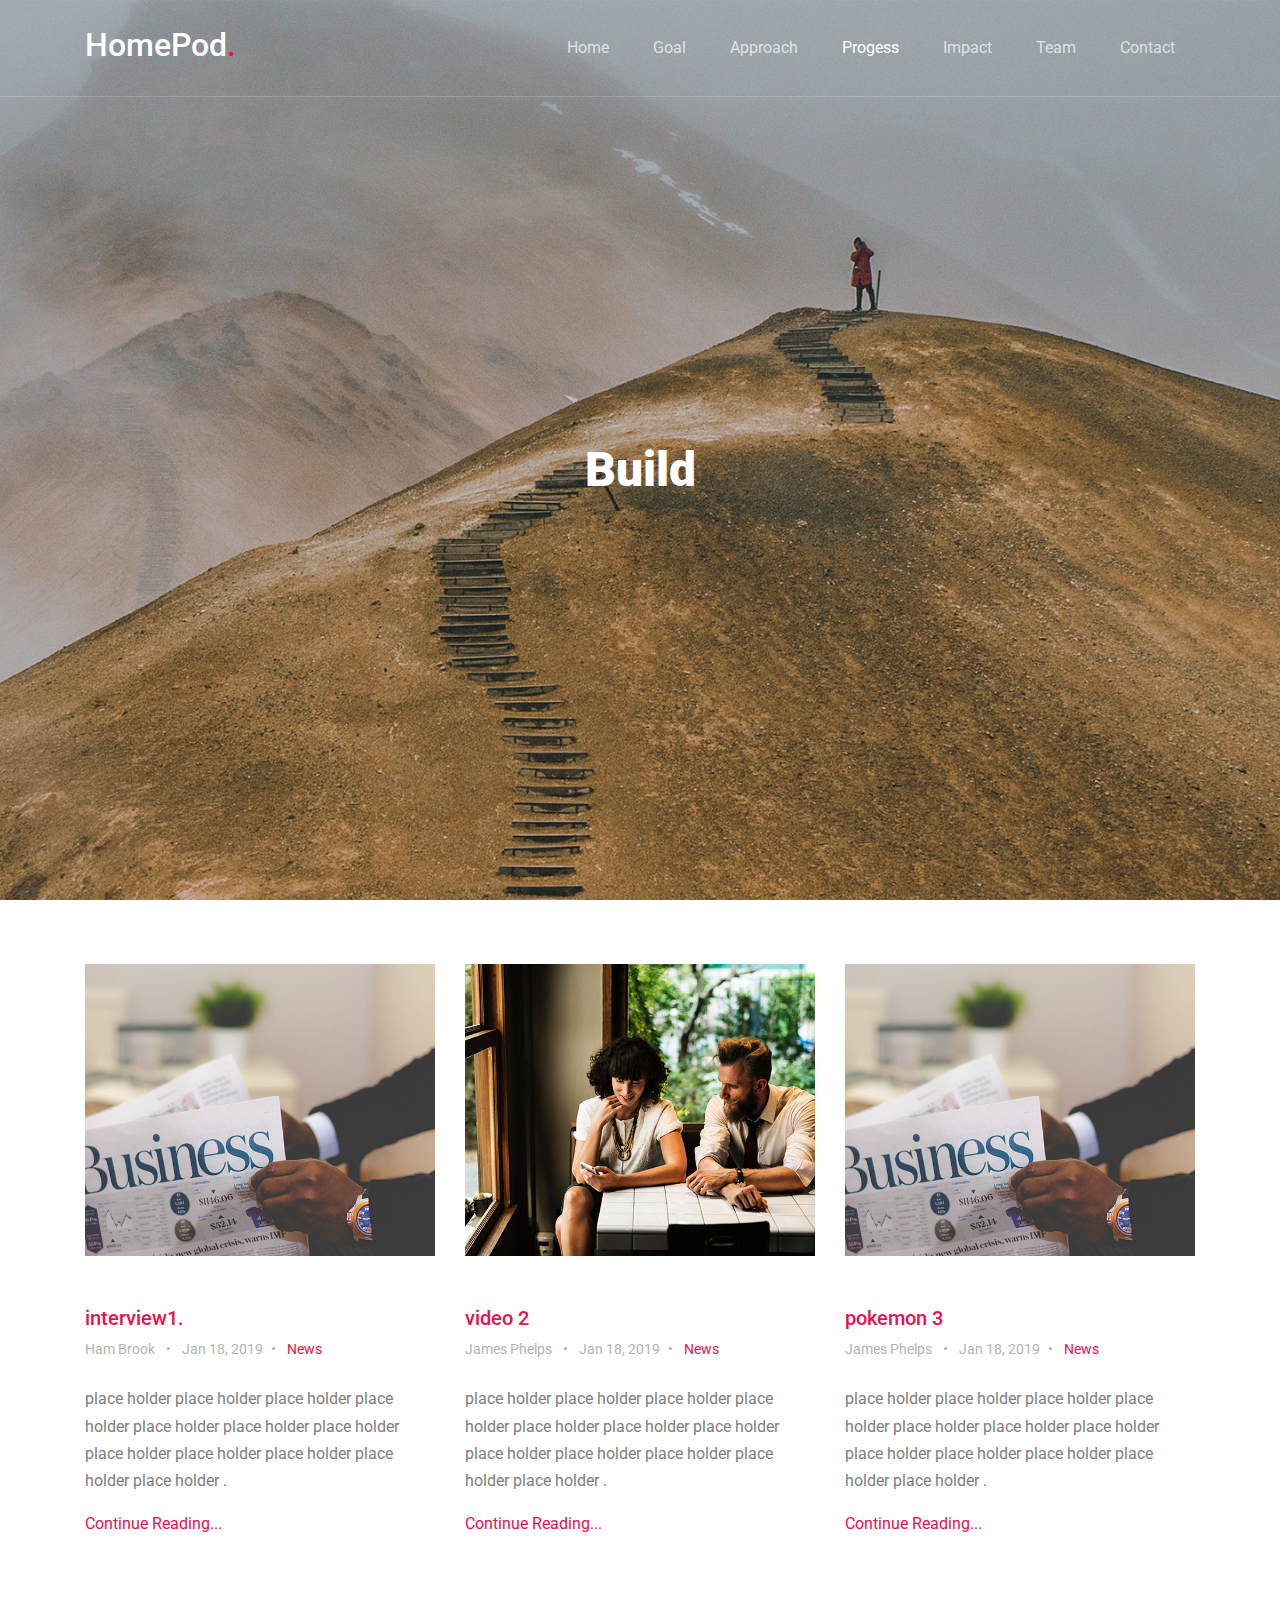
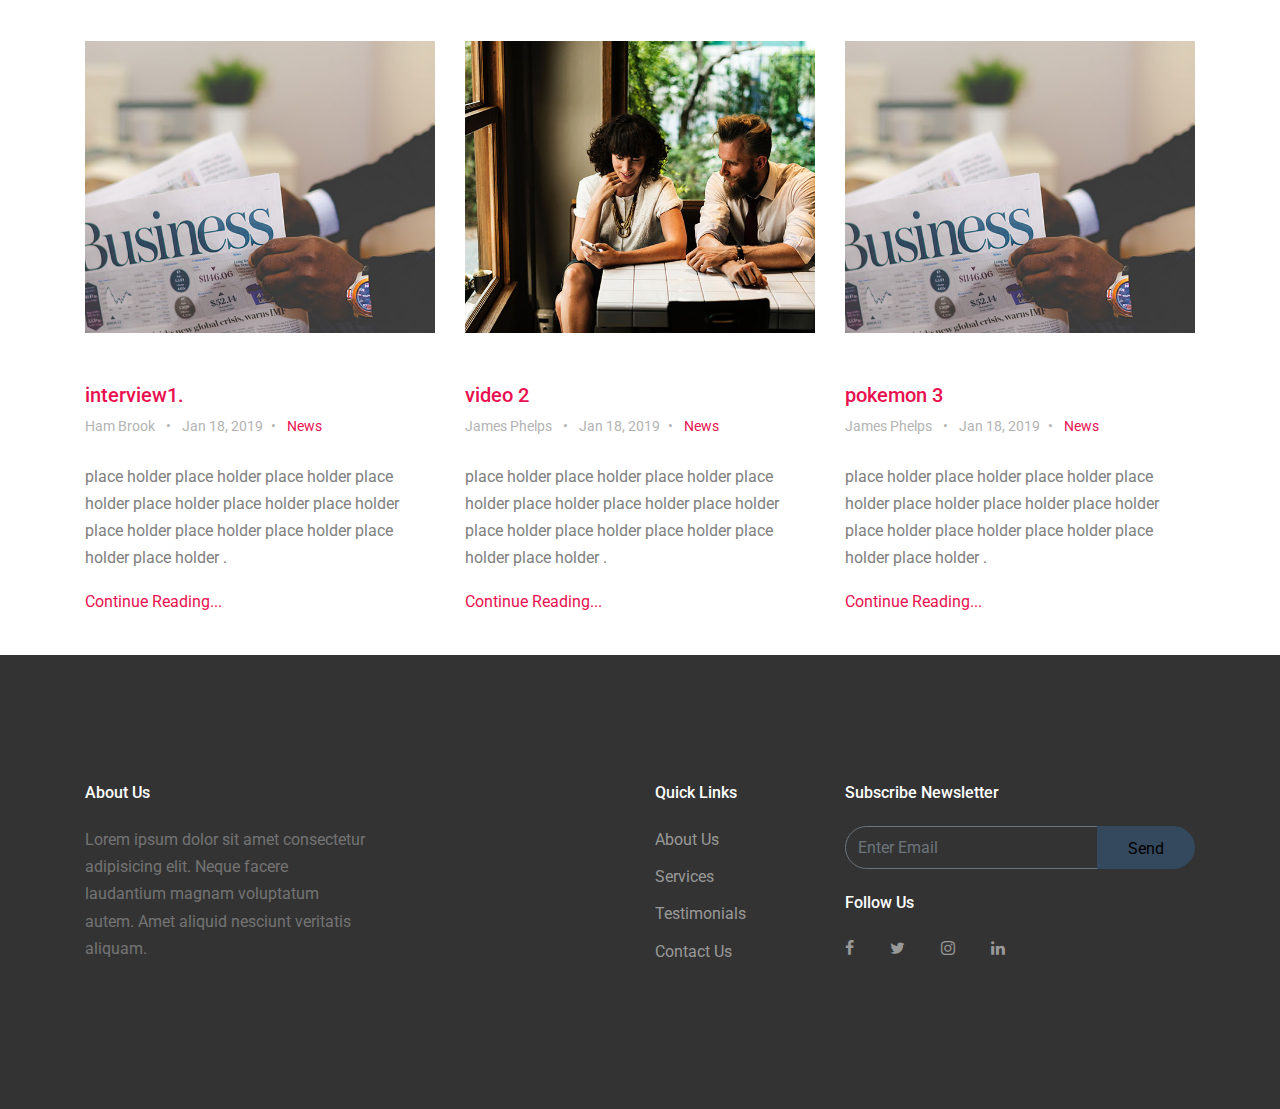
<file: buildBlogs.html>
<!DOCTYPE html>
<html lang="en">
<head>
    <title>HomePods Canada</title>
    <meta charset="utf-8">
    <meta name="viewport" content="width=device-width, initial-scale=1, shrink-to-fit=no">


    <link href="https://fonts.googleapis.com/css?family=Roboto:300,400,900" rel="stylesheet">
    <link rel="stylesheet" href="fonts/icomoon/style.css">

    <link rel="stylesheet" href="css/bootstrap.min.css">
    <link rel="stylesheet" href="css/jquery-ui.css">
    <link rel="stylesheet" href="css/owl.carousel.min.css">
    <link rel="stylesheet" href="css/owl.theme.default.min.css">
    <link rel="stylesheet" href="css/owl.theme.default.min.css">

    <link rel="stylesheet" href="css/jquery.fancybox.min.css">

    <link rel="stylesheet" href="css/bootstrap-datepicker.css">

    <link rel="stylesheet" href="fonts/flaticon/font/flaticon.css">

    <link rel="stylesheet" href="css/aos.css">

    <link rel="stylesheet" href="css/style.css">

</head>
<body data-spy="scroll" data-target=".site-navbar-target" data-offset="300">

<div class="site-wrap">

    <div class="site-mobile-menu site-navbar-target">
        <div class="site-mobile-menu-header">
            <div class="site-mobile-menu-close mt-3">
                <span class="icon-close2 js-menu-toggle"></span>
            </div>
        </div>
        <div class="site-mobile-menu-body"></div>
    </div>


    <header class="site-navbar py-4 js-sticky-header site-navbar-target" role="banner">

        <div class="container">
            <div class="row align-items-center">

                <div class="col-6 col-xl-2">
                    <h1 class="mb-0 site-logo"><a href="index.html" class="h2 mb-0">HomePod<span class="text-primary">.</span> </a></h1>
                </div>

                <div class="col-12 col-md-10 d-none d-xl-block">
                    <nav class="site-navigation position-relative text-right" role="navigation">

                        <ul class="site-menu main-menu js-clone-nav mr-auto d-none d-lg-block">
                            <li><a href="index.html#home-section" class="nav-link">Home</a></li>
                            <li><a href="index.html#about-section" class="nav-link">Goal</a></li>
                            <li><a href="index.html#services-section" class="nav-link">Approach</a></li>
                            <li><a href="index.html#blog-section" class="nav-link active">Progess</a></li>
                            <li><a href="index.html#testimonials-section" class="nav-link">Impact</a></li>
                            <li><a href="index.html#team-section" class="nav-link">Team</a></li>
                            <li><a href="index.html#contact-section" class="nav-link">Contact</a></li>
                        </ul>
                    </nav>
                </div>


                <div class="col-6 d-inline-block d-xl-none ml-md-0 py-3" style="position: relative; top: 3px;"><a href="#" class="site-menu-toggle js-menu-toggle text-black float-right"><span class="icon-menu h3"></span></a></div>

            </div>
        </div>

    </header>



    <div class="site-blocks-cover overlay" style="background-image: url(images/hero_2.jpg);" data-aos="fade">
        <div class="container">
            <div class="row align-items-center justify-content-center">


                <div class="col-md-6 mt-lg-5 text-center">
                    <h1>Build</h1>
                    <!-- <p class="post-meta">March 21, 2019 &bull; Posted by <a href="#">Joh Doe</a> in <a href="#">Events</a></p>-->

                </div>

            </div>
        </div>
    </div>

    <div class="container">
        <div class="row mb-5">
            <div class="col-12 text-center">
                <h3 class="section-sub-title">   </h3>
                <h2 class="section-title mb-3">   </h2>
            </div>
        </div>

        <div class="row">
            <div class="col-md-6 col-lg-4 mb-4 mb-lg-4">
                <div class="h-entry">
                    <a href="blog1.html"><img src="images/img_1.jpg" alt="Image" class="img-fluid"></a>
                    <h2 class="font-size-regular"><a href="blog1.html">interview1.</a></h2>
                    <div class="meta mb-4">Ham Brook <span class="mx-2">&bullet;</span> Jan 18, 2019<span class="mx-2">&bullet;</span> <a href="blog1.html">News</a></div>
                    <p>place holder place holder place holder place holder place holder place holder place holder place holder place holder place holder place holder place holder .</p>
                    <p><a href="blog1.html">Continue Reading...</a></p>
                </div>
            </div>

            <div class="col-md-6 col-lg-4 mb-4 mb-lg-4">
                <div class="h-entry">
                    <a href="blog2.html"><img src="images/img_2.jpg" alt="Image" class="img-fluid"></a>
                    <h2 class="font-size-regular"><a href="blog2.html">video 2</a></h2>
                    <div class="meta mb-4">James Phelps <span class="mx-2">&bullet;</span> Jan 18, 2019<span class="mx-2">&bullet;</span> <a href="blog2.html">News</a></div>
                    <p>place holder place holder place holder place holder place holder place holder place holder place holder place holder place holder place holder place holder .</p>
                    <p><a href="blog2.html">Continue Reading...</a></p>
                </div>
            </div>

            <div class="col-md-6 col-lg-4 mb-4 mb-lg-4">
                <div class="h-entry">
                    <a href="blog3.html"><img src="images/img_1.jpg" alt="Image" class="img-fluid"></a>
                    <h2 class="font-size-regular"><a href="blog3.html">pokemon 3</a></h2>
                    <div class="meta mb-4">James Phelps <span class="mx-2">&bullet;</span> Jan 18, 2019<span class="mx-2">&bullet;</span> <a href="blog3.html">News</a></div>
                    <p>place holder place holder place holder place holder place holder place holder place holder place holder place holder place holder place holder place holder .</p>
                    <p><a href="blog3.html">Continue Reading...</a></p>
                </div>
            </div>
        </div>
    </div>

    <div class="container">
        <div class="row mb-5">
            <div class="col-12 text-center">
                <h3 class="section-sub-title">   </h3>
                <h2 class="section-title mb-3">   </h2>
            </div>
        </div>

        <div class="row">
            <div class="col-md-6 col-lg-4 mb-4 mb-lg-4">
                <div class="h-entry">
                    <a href="blog1.html"><img src="images/img_1.jpg" alt="Image" class="img-fluid"></a>
                    <h2 class="font-size-regular"><a href="blog1.html">interview1.</a></h2>
                    <div class="meta mb-4">Ham Brook <span class="mx-2">&bullet;</span> Jan 18, 2019<span class="mx-2">&bullet;</span> <a href="blog1.html">News</a></div>
                    <p>place holder place holder place holder place holder place holder place holder place holder place holder place holder place holder place holder place holder .</p>
                    <p><a href="blog1.html">Continue Reading...</a></p>
                </div>
            </div>

            <div class="col-md-6 col-lg-4 mb-4 mb-lg-4">
                <div class="h-entry">
                    <a href="blog2.html"><img src="images/img_2.jpg" alt="Image" class="img-fluid"></a>
                    <h2 class="font-size-regular"><a href="blog2.html">video 2</a></h2>
                    <div class="meta mb-4">James Phelps <span class="mx-2">&bullet;</span> Jan 18, 2019<span class="mx-2">&bullet;</span> <a href="blog2.html">News</a></div>
                    <p>place holder place holder place holder place holder place holder place holder place holder place holder place holder place holder place holder place holder .</p>
                    <p><a href="blog2.html">Continue Reading...</a></p>
                </div>
            </div>

            <div class="col-md-6 col-lg-4 mb-4 mb-lg-4">
                <div class="h-entry">
                    <a href="blog3.html"><img src="images/img_1.jpg" alt="Image" class="img-fluid"></a>
                    <h2 class="font-size-regular"><a href="blog3.html">pokemon 3</a></h2>
                    <div class="meta mb-4">James Phelps <span class="mx-2">&bullet;</span> Jan 18, 2019<span class="mx-2">&bullet;</span> <a href="blog3.html">News</a></div>
                    <p>place holder place holder place holder place holder place holder place holder place holder place holder place holder place holder place holder place holder .</p>
                    <p><a href="blog3.html">Continue Reading...</a></p>
                </div>
            </div>
        </div>
    </div>



    <footer class="site-footer">
        <div class="container">
            <div class="row">
                <div class="col-md-8">
                    <div class="row">
                        <div class="col-md-5">
                            <h2 class="footer-heading mb-4">About Us</h2>
                            <p>Lorem ipsum dolor sit amet consectetur adipisicing elit. Neque facere laudantium magnam voluptatum autem. Amet aliquid nesciunt veritatis aliquam.</p>
                        </div>
                        <div class="col-md-3 ml-auto">
                            <h2 class="footer-heading mb-4">Quick Links</h2>
                            <ul class="list-unstyled">
                                <li><a href="#">About Us</a></li>
                                <li><a href="#">Services</a></li>
                                <li><a href="#">Testimonials</a></li>
                                <li><a href="#">Contact Us</a></li>
                            </ul>
                        </div>

                    </div>
                </div>
                <div class="col-md-4">
                    <div class="mb-4">
                        <h2 class="footer-heading mb-4">Subscribe Newsletter</h2>
                        <form action="#" method="post" class="footer-subscribe">
                            <div class="input-group mb-3">
                                <input type="text" class="form-control border-secondary text-white bg-transparent" placeholder="Enter Email" aria-label="Enter Email" aria-describedby="button-addon2">
                                <div class="input-group-append">
                                    <button class="btn btn-primary text-black" type="button" id="button-addon2">Send</button>
                                </div>
                            </div>
                        </form>
                    </div>

                    <div class="">
                        <h2 class="footer-heading mb-4">Follow Us</h2>
                        <a href="#" class="pl-0 pr-3"><span class="icon-facebook"></span></a>
                        <a href="#" class="pl-3 pr-3"><span class="icon-twitter"></span></a>
                        <a href="#" class="pl-3 pr-3"><span class="icon-instagram"></span></a>
                        <a href="#" class="pl-3 pr-3"><span class="icon-linkedin"></span></a>
                    </div>


                </div>
            </div>

        </div>
</div>
</footer>

</div> <!-- .site-wrapasdasdasd -->

<script src="js/jquery-3.3.1.min.js"></script>
<script src="js/jquery-migrate-3.0.1.min.js"></script>
<script src="js/jquery-ui.js"></script>
<script src="js/popper.min.js"></script>
<script src="js/bootstrap.min.js"></script>
<script src="js/owl.carousel.min.js"></script>
<script src="js/jquery.stellar.min.js"></script>
<script src="js/jquery.countdown.min.js"></script>
<script src="js/bootstrap-datepicker.min.js"></script>
<script src="js/jquery.easing.1.3.js"></script>
<script src="js/aos.js"></script>
<script src="js/jquery.fancybox.min.js"></script>
<script src="js/jquery.sticky.js"></script>


<script src="js/main.js"></script>

</body>
</html>
</file>
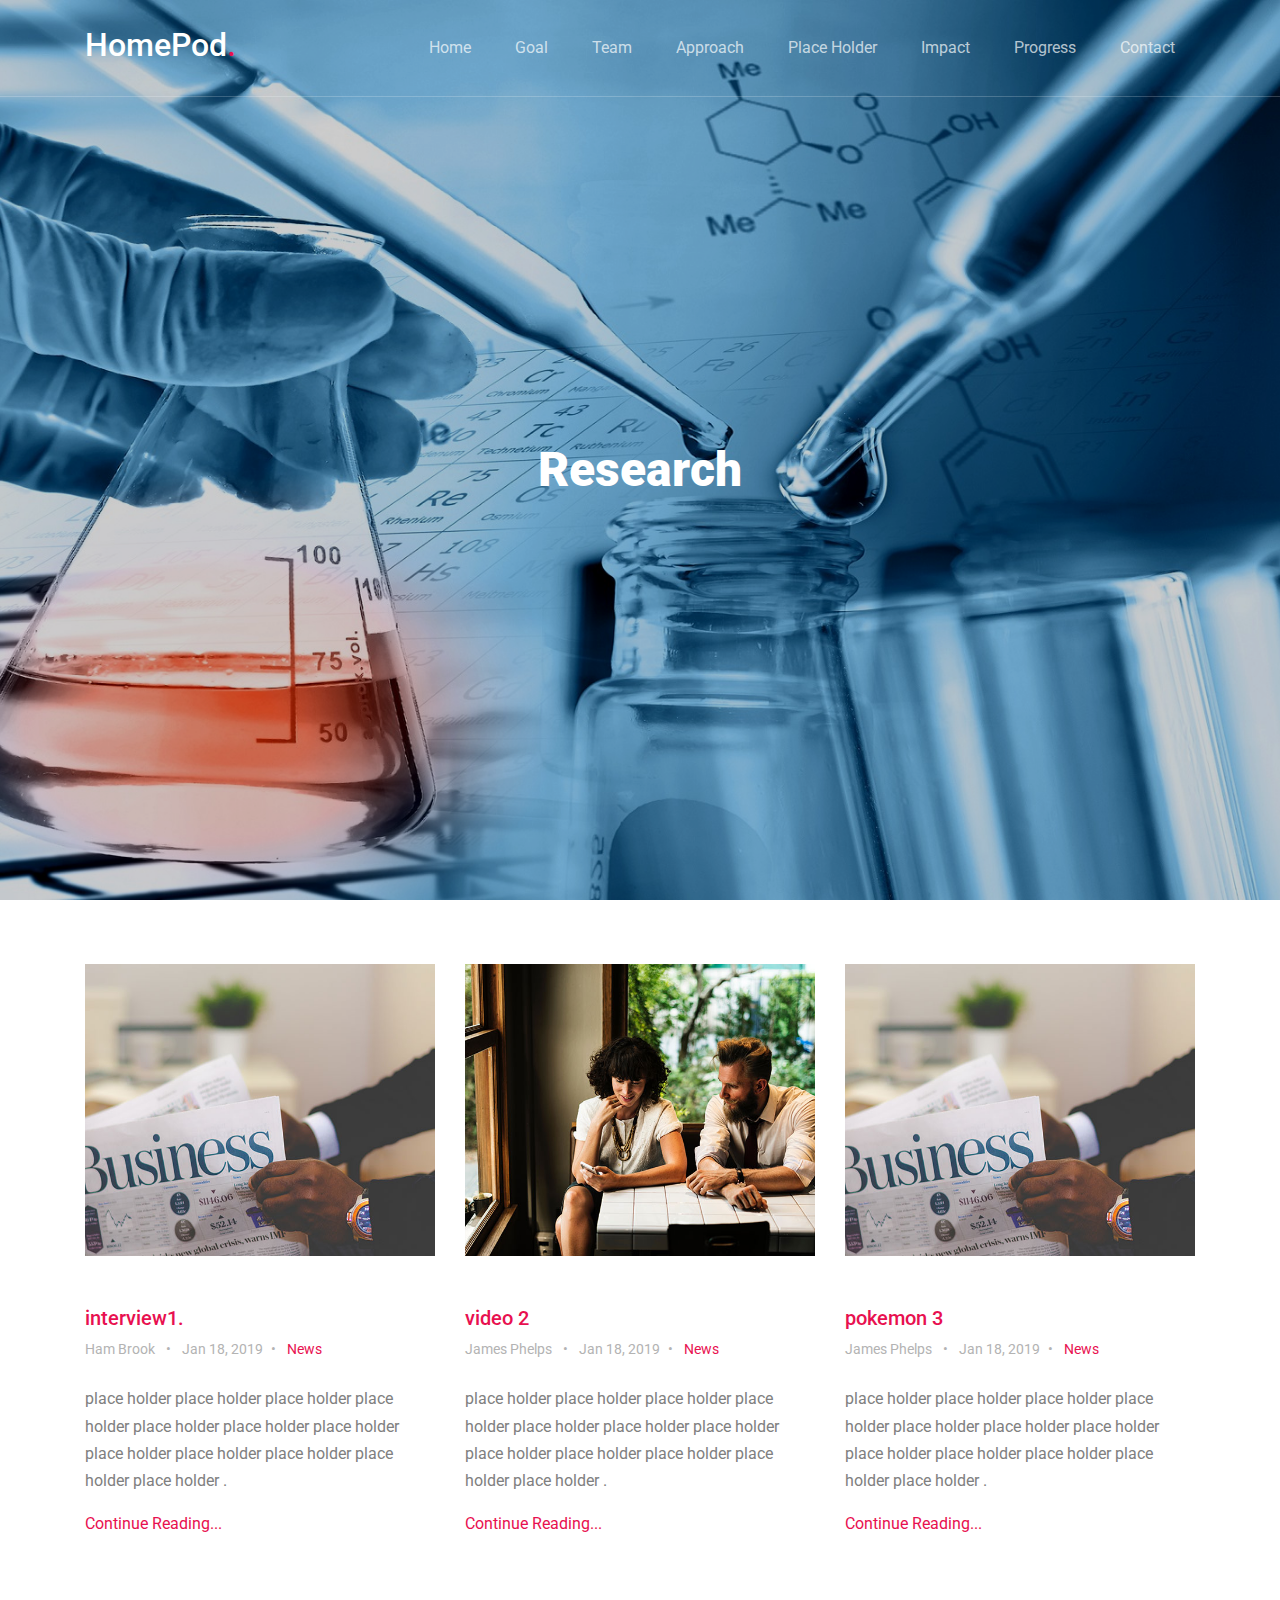
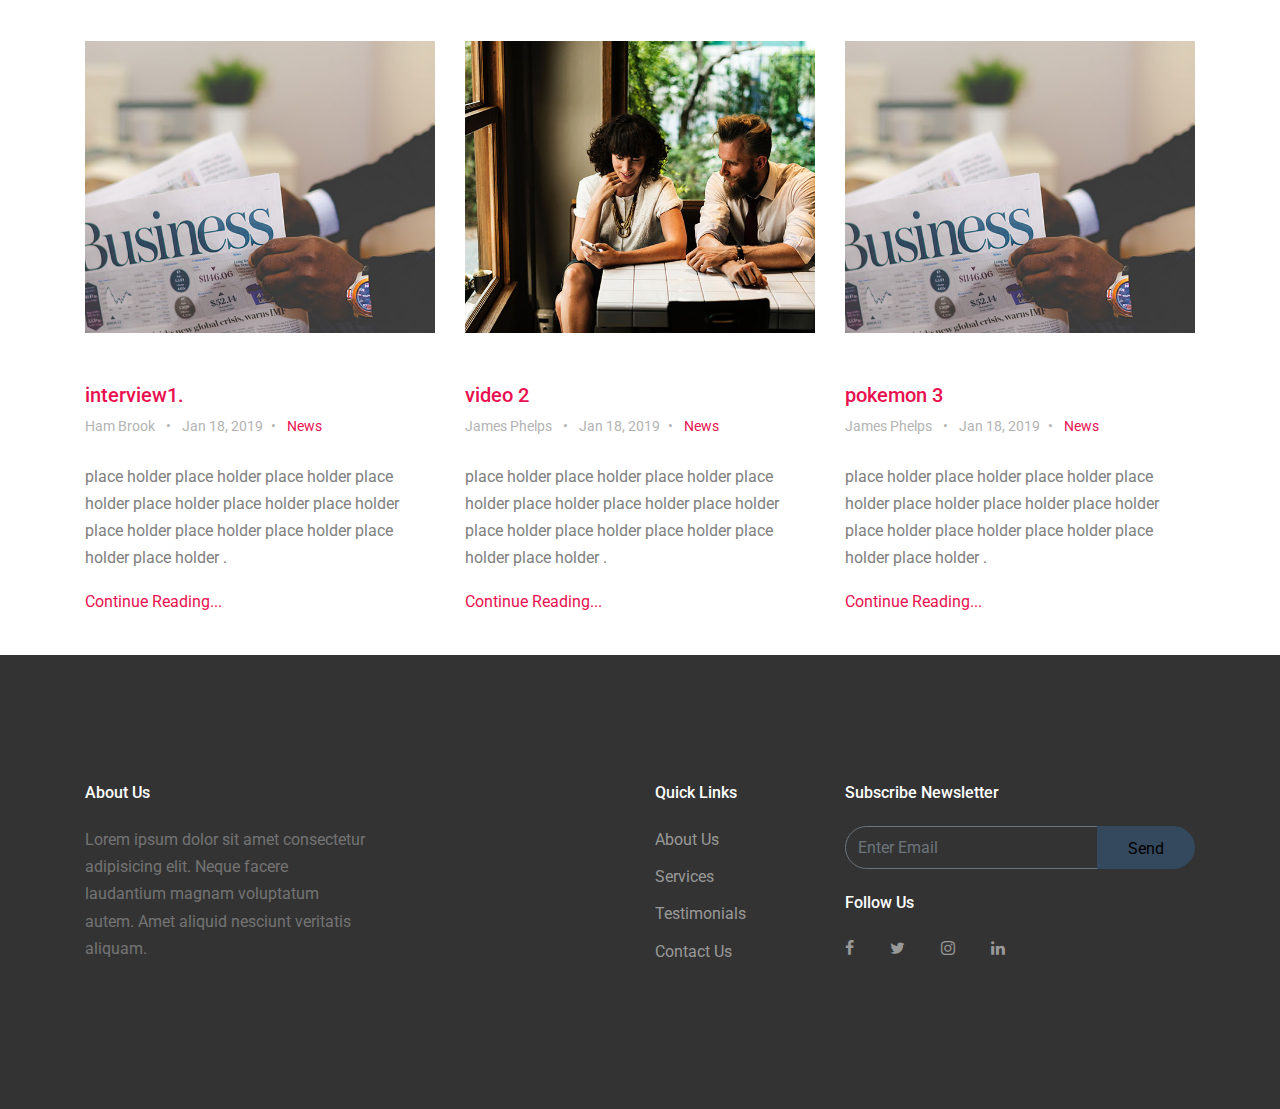
<file: research.html>
<!DOCTYPE html>
<html lang="en">
<head>
    <title>HomePods Canada</title>
    <meta charset="utf-8">
    <meta name="viewport" content="width=device-width, initial-scale=1, shrink-to-fit=no">


    <link href="https://fonts.googleapis.com/css?family=Roboto:300,400,900" rel="stylesheet">
    <link rel="stylesheet" href="fonts/icomoon/style.css">

    <link rel="stylesheet" href="css/bootstrap.min.css">
    <link rel="stylesheet" href="css/jquery-ui.css">
    <link rel="stylesheet" href="css/owl.carousel.min.css">
    <link rel="stylesheet" href="css/owl.theme.default.min.css">
    <link rel="stylesheet" href="css/owl.theme.default.min.css">

    <link rel="stylesheet" href="css/jquery.fancybox.min.css">

    <link rel="stylesheet" href="css/bootstrap-datepicker.css">

    <link rel="stylesheet" href="fonts/flaticon/font/flaticon.css">

    <link rel="stylesheet" href="css/aos.css">

    <link rel="stylesheet" href="css/style.css">

</head>
<body data-spy="scroll" data-target=".site-navbar-target" data-offset="300">

<div class="site-wrap">

    <div class="site-mobile-menu site-navbar-target">
        <div class="site-mobile-menu-header">
            <div class="site-mobile-menu-close mt-3">
                <span class="icon-close2 js-menu-toggle"></span>
            </div>
        </div>
        <div class="site-mobile-menu-body"></div>
    </div>


    <header class="site-navbar py-4 js-sticky-header site-navbar-target" role="banner">

        <div class="container">
            <div class="row align-items-center">

                <div class="col-6 col-xl-2">
                    <h1 class="mb-0 site-logo"><a href="index.html" class="h2 mb-0">HomePod<span class="text-primary">.</span> </a></h1>
                </div>

                <div class="col-12 col-md-10 d-none d-xl-block">
                    <nav class="site-navigation position-relative text-right" role="navigation">

                        <ul class="site-menu main-menu js-clone-nav mr-auto d-none d-lg-block">
                            <li><a href="index.html#home-section" class="nav-link">Home</a></li>
                            <li><a href="index.html#about-section" class="nav-link">Goal</a></li>
                            <li><a href="index.html#team-section" class="nav-link">Team</a></li>
                            <li><a href="index.html#services-section" class="nav-link">Approach</a></li>
                            <li><a href="index.html#services-approach" class="nav-link">Place Holder</a></li>
                            <li><a href="index.html#testimonials-section" class="nav-link">Impact</a></li>
                            <li><a href="index.html#blog-section" class="nav-link">Progress</a></li>
                            <li><a href="index.html#contact-section" class="nav-link">Contact</a></li>
                        </ul>
                    </nav>
                </div>


                <div class="col-6 d-inline-block d-xl-none ml-md-0 py-3" style="position: relative; top: 3px;"><a href="#" class="site-menu-toggle js-menu-toggle text-black float-right"><span class="icon-menu h3"></span></a></div>

            </div>
        </div>

    </header>



    <div class="site-blocks-cover overlay" style="background-image: url(images/research_background.jpg);" data-aos="fade">
        <div class="container">
            <div class="row align-items-center justify-content-center">


                <div class="col-md-6 mt-lg-5 text-center">
                    <h1>Research</h1>
                    <!-- <p class="post-meta">March 21, 2019 &bull; Posted by <a href="#">Joh Doe</a> in <a href="#">Events</a></p>-->

                </div>

            </div>
        </div>
    </div>

    <div class="container">
        <div class="row mb-5">
            <div class="col-12 text-center">
                <h3 class="section-sub-title">   </h3>
                <h2 class="section-title mb-3">   </h2>
            </div>
        </div>

        <div class="row">
            <div class="col-md-6 col-lg-4 mb-4 mb-lg-4">
                <div class="h-entry">
                    <a href="blog1.html"><img src="images/img_1.jpg" alt="Image" class="img-fluid"></a>
                    <h2 class="font-size-regular"><a href="blog1.html">interview1.</a></h2>
                    <div class="meta mb-4">Ham Brook <span class="mx-2">&bullet;</span> Jan 18, 2019<span class="mx-2">&bullet;</span> <a href="blog1.html">News</a></div>
                    <p>place holder place holder place holder place holder place holder place holder place holder place holder place holder place holder place holder place holder .</p>
                    <p><a href="blog1.html">Continue Reading...</a></p>
                </div>
            </div>

            <div class="col-md-6 col-lg-4 mb-4 mb-lg-4">
                <div class="h-entry">
                    <a href="blog2.html"><img src="images/img_2.jpg" alt="Image" class="img-fluid"></a>
                    <h2 class="font-size-regular"><a href="blog2.html">video 2</a></h2>
                    <div class="meta mb-4">James Phelps <span class="mx-2">&bullet;</span> Jan 18, 2019<span class="mx-2">&bullet;</span> <a href="blog2.html">News</a></div>
                    <p>place holder place holder place holder place holder place holder place holder place holder place holder place holder place holder place holder place holder .</p>
                    <p><a href="blog2.html">Continue Reading...</a></p>
                </div>
            </div>

            <div class="col-md-6 col-lg-4 mb-4 mb-lg-4">
                <div class="h-entry">
                    <a href="blog3.html"><img src="images/img_1.jpg" alt="Image" class="img-fluid"></a>
                    <h2 class="font-size-regular"><a href="blog3.html">pokemon 3</a></h2>
                    <div class="meta mb-4">James Phelps <span class="mx-2">&bullet;</span> Jan 18, 2019<span class="mx-2">&bullet;</span> <a href="blog3.html">News</a></div>
                    <p>place holder place holder place holder place holder place holder place holder place holder place holder place holder place holder place holder place holder .</p>
                    <p><a href="blog3.html">Continue Reading...</a></p>
                </div>
            </div>
        </div>
    </div>

    <div class="container">
        <div class="row mb-5">
            <div class="col-12 text-center">
                <h3 class="section-sub-title">   </h3>
                <h2 class="section-title mb-3">   </h2>
            </div>
        </div>

        <div class="row">
            <div class="col-md-6 col-lg-4 mb-4 mb-lg-4">
                <div class="h-entry">
                    <a href="blog1.html"><img src="images/img_1.jpg" alt="Image" class="img-fluid"></a>
                    <h2 class="font-size-regular"><a href="blog1.html">interview1.</a></h2>
                    <div class="meta mb-4">Ham Brook <span class="mx-2">&bullet;</span> Jan 18, 2019<span class="mx-2">&bullet;</span> <a href="blog1.html">News</a></div>
                    <p>place holder place holder place holder place holder place holder place holder place holder place holder place holder place holder place holder place holder .</p>
                    <p><a href="blog1.html">Continue Reading...</a></p>
                </div>
            </div>

            <div class="col-md-6 col-lg-4 mb-4 mb-lg-4">
                <div class="h-entry">
                    <a href="blog2.html"><img src="images/img_2.jpg" alt="Image" class="img-fluid"></a>
                    <h2 class="font-size-regular"><a href="blog2.html">video 2</a></h2>
                    <div class="meta mb-4">James Phelps <span class="mx-2">&bullet;</span> Jan 18, 2019<span class="mx-2">&bullet;</span> <a href="blog2.html">News</a></div>
                    <p>place holder place holder place holder place holder place holder place holder place holder place holder place holder place holder place holder place holder .</p>
                    <p><a href="blog2.html">Continue Reading...</a></p>
                </div>
            </div>

            <div class="col-md-6 col-lg-4 mb-4 mb-lg-4">
                <div class="h-entry">
                    <a href="blog3.html"><img src="images/img_1.jpg" alt="Image" class="img-fluid"></a>
                    <h2 class="font-size-regular"><a href="blog3.html">pokemon 3</a></h2>
                    <div class="meta mb-4">James Phelps <span class="mx-2">&bullet;</span> Jan 18, 2019<span class="mx-2">&bullet;</span> <a href="blog3.html">News</a></div>
                    <p>place holder place holder place holder place holder place holder place holder place holder place holder place holder place holder place holder place holder .</p>
                    <p><a href="blog3.html">Continue Reading...</a></p>
                </div>
            </div>
        </div>
    </div>



    <footer class="site-footer">
        <div class="container">
            <div class="row">
                <div class="col-md-8">
                    <div class="row">
                        <div class="col-md-5">
                            <h2 class="footer-heading mb-4">About Us</h2>
                            <p>Lorem ipsum dolor sit amet consectetur adipisicing elit. Neque facere laudantium magnam voluptatum autem. Amet aliquid nesciunt veritatis aliquam.</p>
                        </div>
                        <div class="col-md-3 ml-auto">
                            <h2 class="footer-heading mb-4">Quick Links</h2>
                            <ul class="list-unstyled">
                                <li><a href="#">About Us</a></li>
                                <li><a href="#">Services</a></li>
                                <li><a href="#">Testimonials</a></li>
                                <li><a href="#">Contact Us</a></li>
                            </ul>
                        </div>

                    </div>
                </div>
                <div class="col-md-4">
                    <div class="mb-4">
                        <h2 class="footer-heading mb-4">Subscribe Newsletter</h2>
                        <form action="#" method="post" class="footer-subscribe">
                            <div class="input-group mb-3">
                                <input type="text" class="form-control border-secondary text-white bg-transparent" placeholder="Enter Email" aria-label="Enter Email" aria-describedby="button-addon2">
                                <div class="input-group-append">
                                    <button class="btn btn-primary text-black" type="button" id="button-addon2">Send</button>
                                </div>
                            </div>
                        </form>
                    </div>

                    <div class="">
                        <h2 class="footer-heading mb-4">Follow Us</h2>
                        <a href="#" class="pl-0 pr-3"><span class="icon-facebook"></span></a>
                        <a href="#" class="pl-3 pr-3"><span class="icon-twitter"></span></a>
                        <a href="#" class="pl-3 pr-3"><span class="icon-instagram"></span></a>
                        <a href="#" class="pl-3 pr-3"><span class="icon-linkedin"></span></a>
                    </div>


                </div>
            </div>

        </div>
</div>
</footer>

</div> <!-- .site-wrapasdasdasd -->

<script src="js/jquery-3.3.1.min.js"></script>
<script src="js/jquery-migrate-3.0.1.min.js"></script>
<script src="js/jquery-ui.js"></script>
<script src="js/popper.min.js"></script>
<script src="js/bootstrap.min.js"></script>
<script src="js/owl.carousel.min.js"></script>
<script src="js/jquery.stellar.min.js"></script>
<script src="js/jquery.countdown.min.js"></script>
<script src="js/bootstrap-datepicker.min.js"></script>
<script src="js/jquery.easing.1.3.js"></script>
<script src="js/aos.js"></script>
<script src="js/jquery.fancybox.min.js"></script>
<script src="js/jquery.sticky.js"></script>


<script src="js/main.js"></script>

</body>
</html>
</file>
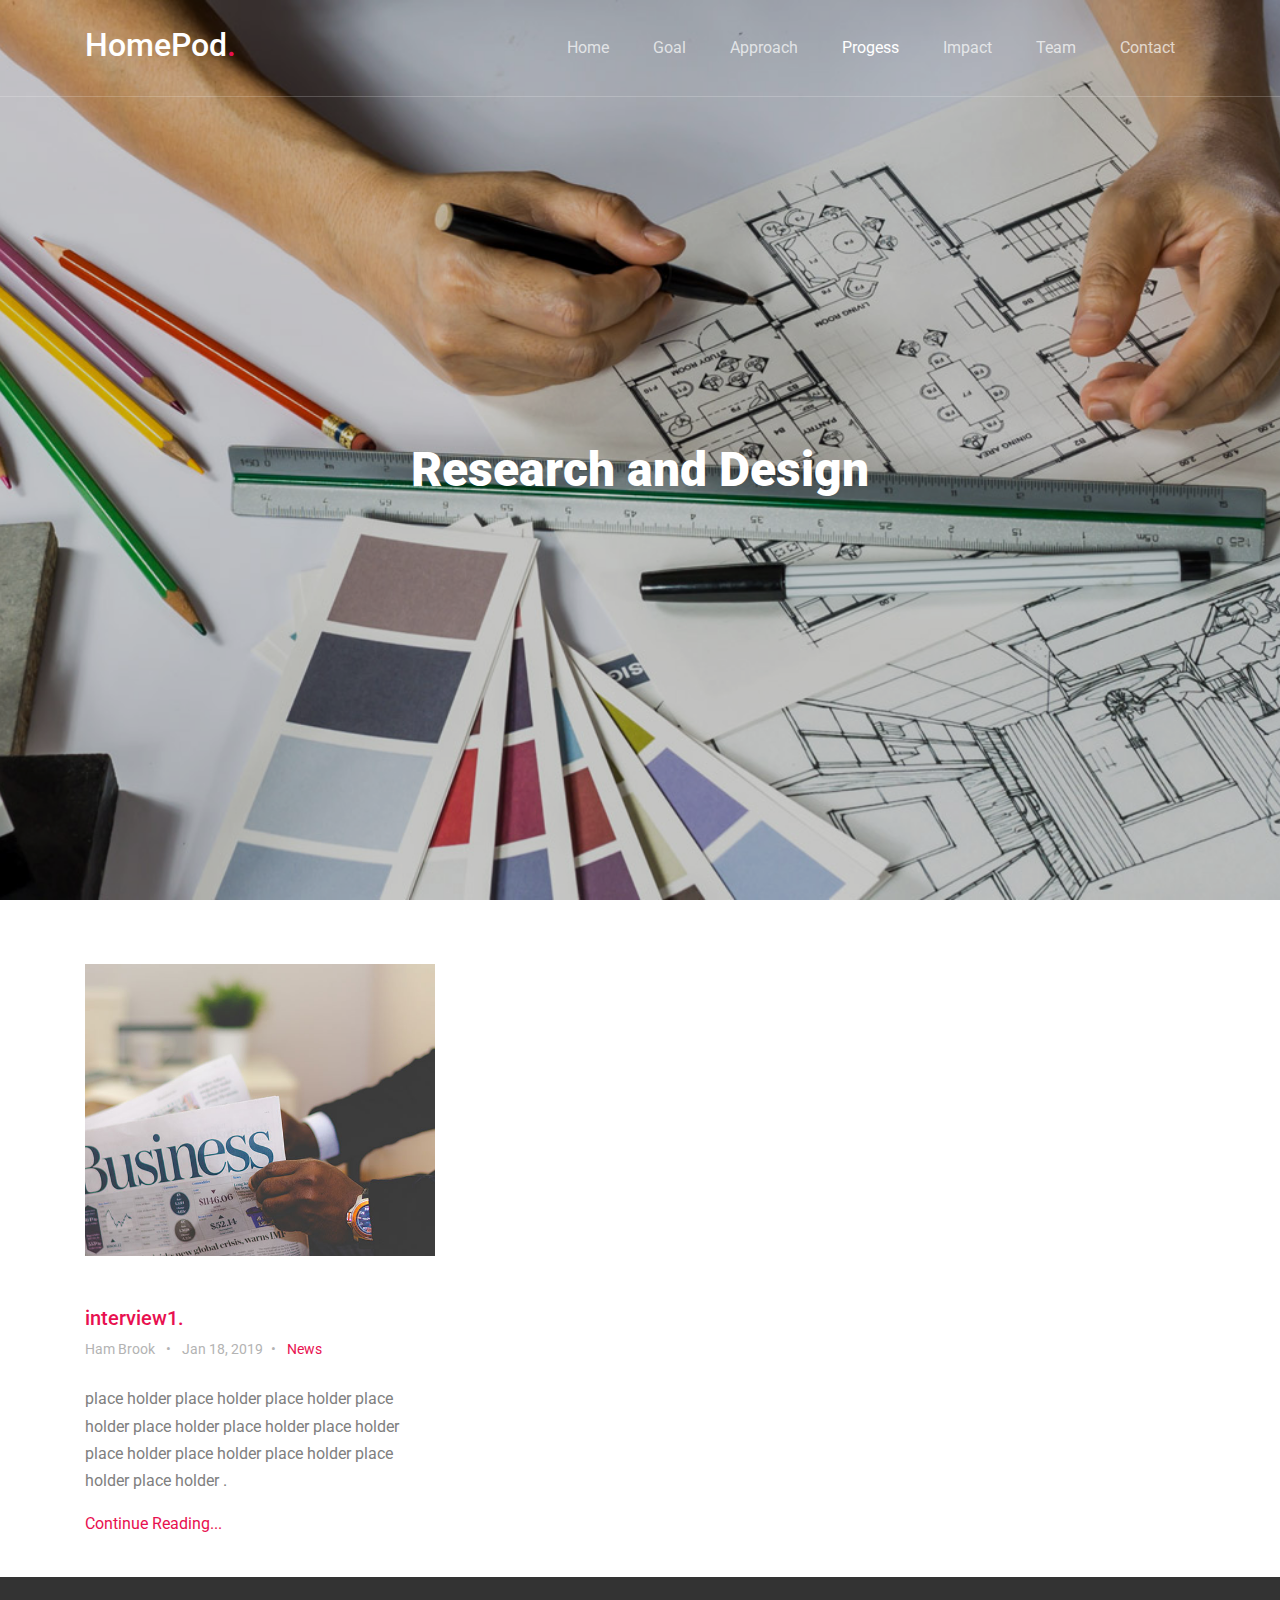
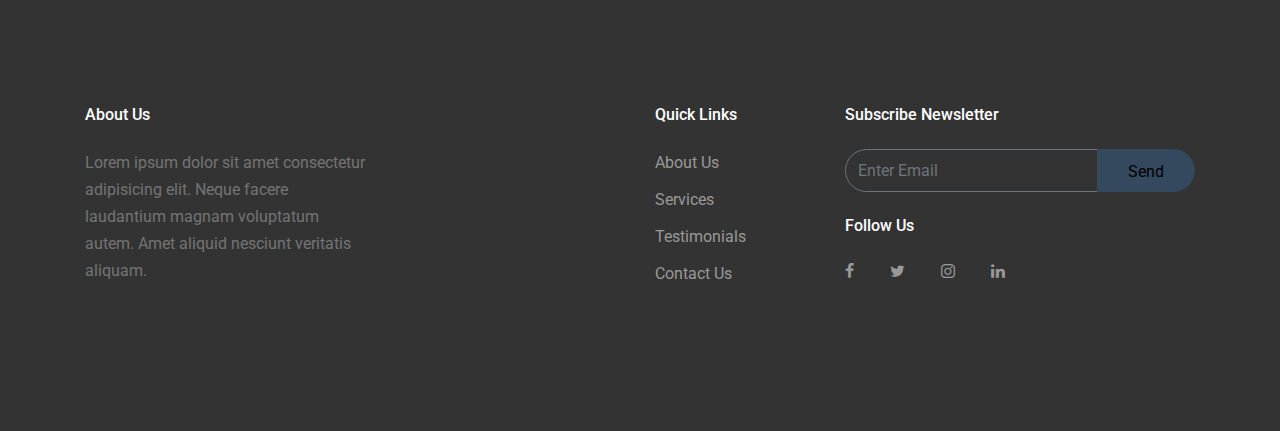
<file: researchAndDesignBlogs.html>
<!DOCTYPE html>
<html lang="en">
<head>
    <title>HomePods Canada</title>
    <meta charset="utf-8">
    <meta name="viewport" content="width=device-width, initial-scale=1, shrink-to-fit=no">


    <link href="https://fonts.googleapis.com/css?family=Roboto:300,400,900" rel="stylesheet">
    <link rel="stylesheet" href="fonts/icomoon/style.css">

    <link rel="stylesheet" href="css/bootstrap.min.css">
    <link rel="stylesheet" href="css/jquery-ui.css">
    <link rel="stylesheet" href="css/owl.carousel.min.css">
    <link rel="stylesheet" href="css/owl.theme.default.min.css">
    <link rel="stylesheet" href="css/owl.theme.default.min.css">

    <link rel="stylesheet" href="css/jquery.fancybox.min.css">

    <link rel="stylesheet" href="css/bootstrap-datepicker.css">

    <link rel="stylesheet" href="fonts/flaticon/font/flaticon.css">

    <link rel="stylesheet" href="css/aos.css">

    <link rel="stylesheet" href="css/style.css">

</head>
<body data-spy="scroll" data-target=".site-navbar-target" data-offset="300">

<div class="site-wrap">

    <div class="site-mobile-menu site-navbar-target">
        <div class="site-mobile-menu-header">
            <div class="site-mobile-menu-close mt-3">
                <span class="icon-close2 js-menu-toggle"></span>
            </div>
        </div>
        <div class="site-mobile-menu-body"></div>
    </div>


    <header class="site-navbar py-4 js-sticky-header site-navbar-target" role="banner">

        <div class="container">
            <div class="row align-items-center">

                <div class="col-6 col-xl-2">
                    <h1 class="mb-0 site-logo"><a href="index.html" class="h2 mb-0">HomePod<span class="text-primary">.</span> </a></h1>
                </div>

                <div class="col-12 col-md-10 d-none d-xl-block">
                    <nav class="site-navigation position-relative text-right" role="navigation">

                        <ul class="site-menu main-menu js-clone-nav mr-auto d-none d-lg-block">
                            <li><a href="index.html#home-section" class="nav-link">Home</a></li>
                            <li><a href="index.html#about-section" class="nav-link">Goal</a></li>
                            <li><a href="index.html#services-section" class="nav-link">Approach</a></li>
                            <li><a href="index.html#blog-section" class="nav-link active">Progess</a></li>
                            <li><a href="index.html#testimonials-section" class="nav-link">Impact</a></li>
                            <li><a href="index.html#team-section" class="nav-link">Team</a></li>
                            <li><a href="index.html#contact-section" class="nav-link">Contact</a></li>
                        </ul>
                    </nav>
                </div>


                <div class="col-6 d-inline-block d-xl-none ml-md-0 py-3" style="position: relative; top: 3px;"><a href="#" class="site-menu-toggle js-menu-toggle text-black float-right"><span class="icon-menu h3"></span></a></div>

            </div>
        </div>

    </header>



    <div class="site-blocks-cover overlay" style="background-image: url(images/researchDesignBackground.jpg);" data-aos="fade">
        <div class="container">
            <div class="row align-items-center justify-content-center">


                <div class="col-md-6 mt-lg-5 text-center">
                    <h1>Research and Design</h1>
                    <!-- <p class="post-meta">March 21, 2019 &bull; Posted by <a href="#">Joh Doe</a> in <a href="#">Events</a></p>-->

                </div>

            </div>
        </div>
    </div>

    <div class="container">
        <div class="row mb-5">
            <div class="col-12 text-center">
                <h3 class="section-sub-title">   </h3>
                <h2 class="section-title mb-3">   </h2>
            </div>
        </div>

        <div class="row">
            <div class="col-md-6 col-lg-4 mb-4 mb-lg-4">
                <div class="h-entry">
                    <a href="BlogPostTemplate.html"><img src="images/img_1.jpg" alt="Image" class="img-fluid"></a>
                    <h2 class="font-size-regular"><a href="BlogPostTemplate.html">interview1.</a></h2>
                    <div class="meta mb-4">Ham Brook <span class="mx-2">&bullet;</span> Jan 18, 2019<span class="mx-2">&bullet;</span> <a href="BlogPostTemplate.html">News</a></div>
                    <p>place holder place holder place holder place holder place holder place holder place holder place holder place holder place holder place holder place holder .</p>
                    <p><a href="BlogPostTemplate.html">Continue Reading...</a></p>
                </div>
            </div>

        </div>
    </div>
<!--
    <div class="container">
        <div class="row mb-5">
            <div class="col-12 text-center">
                <h3 class="section-sub-title">   </h3>
                <h2 class="section-title mb-3">   </h2>
            </div>
        </div>

        <div class="row">
            <div class="col-md-6 col-lg-4 mb-4 mb-lg-4">
                <div class="h-entry">
                    <a href="blog1.html"><img src="images/img_1.jpg" alt="Image" class="img-fluid"></a>
                    <h2 class="font-size-regular"><a href="blog1.html">interview1.</a></h2>
                    <div class="meta mb-4">Ham Brook <span class="mx-2">&bullet;</span> Jan 18, 2019<span class="mx-2">&bullet;</span> <a href="blog1.html">News</a></div>
                    <p>place holder place holder place holder place holder place holder place holder place holder place holder place holder place holder place holder place holder .</p>
                    <p><a href="blog1.html">Continue Reading...</a></p>
                </div>
            </div>

            <div class="col-md-6 col-lg-4 mb-4 mb-lg-4">
                <div class="h-entry">
                    <a href="blog2.html"><img src="images/img_2.jpg" alt="Image" class="img-fluid"></a>
                    <h2 class="font-size-regular"><a href="blog2.html">video 2</a></h2>
                    <div class="meta mb-4">James Phelps <span class="mx-2">&bullet;</span> Jan 18, 2019<span class="mx-2">&bullet;</span> <a href="blog2.html">News</a></div>
                    <p>place holder place holder place holder place holder place holder place holder place holder place holder place holder place holder place holder place holder .</p>
                    <p><a href="blog2.html">Continue Reading...</a></p>
                </div>
            </div>

            <div class="col-md-6 col-lg-4 mb-4 mb-lg-4">
                <div class="h-entry">
                    <a href="blog3.html"><img src="images/img_1.jpg" alt="Image" class="img-fluid"></a>
                    <h2 class="font-size-regular"><a href="blog3.html">pokemon 3</a></h2>
                    <div class="meta mb-4">James Phelps <span class="mx-2">&bullet;</span> Jan 18, 2019<span class="mx-2">&bullet;</span> <a href="blog3.html">News</a></div>
                    <p>place holder place holder place holder place holder place holder place holder place holder place holder place holder place holder place holder place holder .</p>
                    <p><a href="blog3.html">Continue Reading...</a></p>
                </div>
            </div>
        </div>
        -->
    </div>



    <footer class="site-footer">
        <div class="container">
            <div class="row">
                <div class="col-md-8">
                    <div class="row">
                        <div class="col-md-5">
                            <h2 class="footer-heading mb-4">About Us</h2>
                            <p>Lorem ipsum dolor sit amet consectetur adipisicing elit. Neque facere laudantium magnam voluptatum autem. Amet aliquid nesciunt veritatis aliquam.</p>
                        </div>
                        <div class="col-md-3 ml-auto">
                            <h2 class="footer-heading mb-4">Quick Links</h2>
                            <ul class="list-unstyled">
                                <li><a href="#">About Us</a></li>
                                <li><a href="#">Services</a></li>
                                <li><a href="#">Testimonials</a></li>
                                <li><a href="#">Contact Us</a></li>
                            </ul>
                        </div>

                    </div>
                </div>
                <div class="col-md-4">
                    <div class="mb-4">
                        <h2 class="footer-heading mb-4">Subscribe Newsletter</h2>
                        <form action="#" method="post" class="footer-subscribe">
                            <div class="input-group mb-3">
                                <input type="text" class="form-control border-secondary text-white bg-transparent" placeholder="Enter Email" aria-label="Enter Email" aria-describedby="button-addon2">
                                <div class="input-group-append">
                                    <button class="btn btn-primary text-black" type="button" id="button-addon2">Send</button>
                                </div>
                            </div>
                        </form>
                    </div>

                    <div class="">
                        <h2 class="footer-heading mb-4">Follow Us</h2>
                        <a href="#" class="pl-0 pr-3"><span class="icon-facebook"></span></a>
                        <a href="#" class="pl-3 pr-3"><span class="icon-twitter"></span></a>
                        <a href="#" class="pl-3 pr-3"><span class="icon-instagram"></span></a>
                        <a href="#" class="pl-3 pr-3"><span class="icon-linkedin"></span></a>
                    </div>


                </div>
            </div>

        </div>
</div>
</footer>

</div> <!-- .site-wrapasdasdasd -->

<script src="js/jquery-3.3.1.min.js"></script>
<script src="js/jquery-migrate-3.0.1.min.js"></script>
<script src="js/jquery-ui.js"></script>
<script src="js/popper.min.js"></script>
<script src="js/bootstrap.min.js"></script>
<script src="js/owl.carousel.min.js"></script>
<script src="js/jquery.stellar.min.js"></script>
<script src="js/jquery.countdown.min.js"></script>
<script src="js/bootstrap-datepicker.min.js"></script>
<script src="js/jquery.easing.1.3.js"></script>
<script src="js/aos.js"></script>
<script src="js/jquery.fancybox.min.js"></script>
<script src="js/jquery.sticky.js"></script>


<script src="js/main.js"></script>

</body>
</html>
</file>
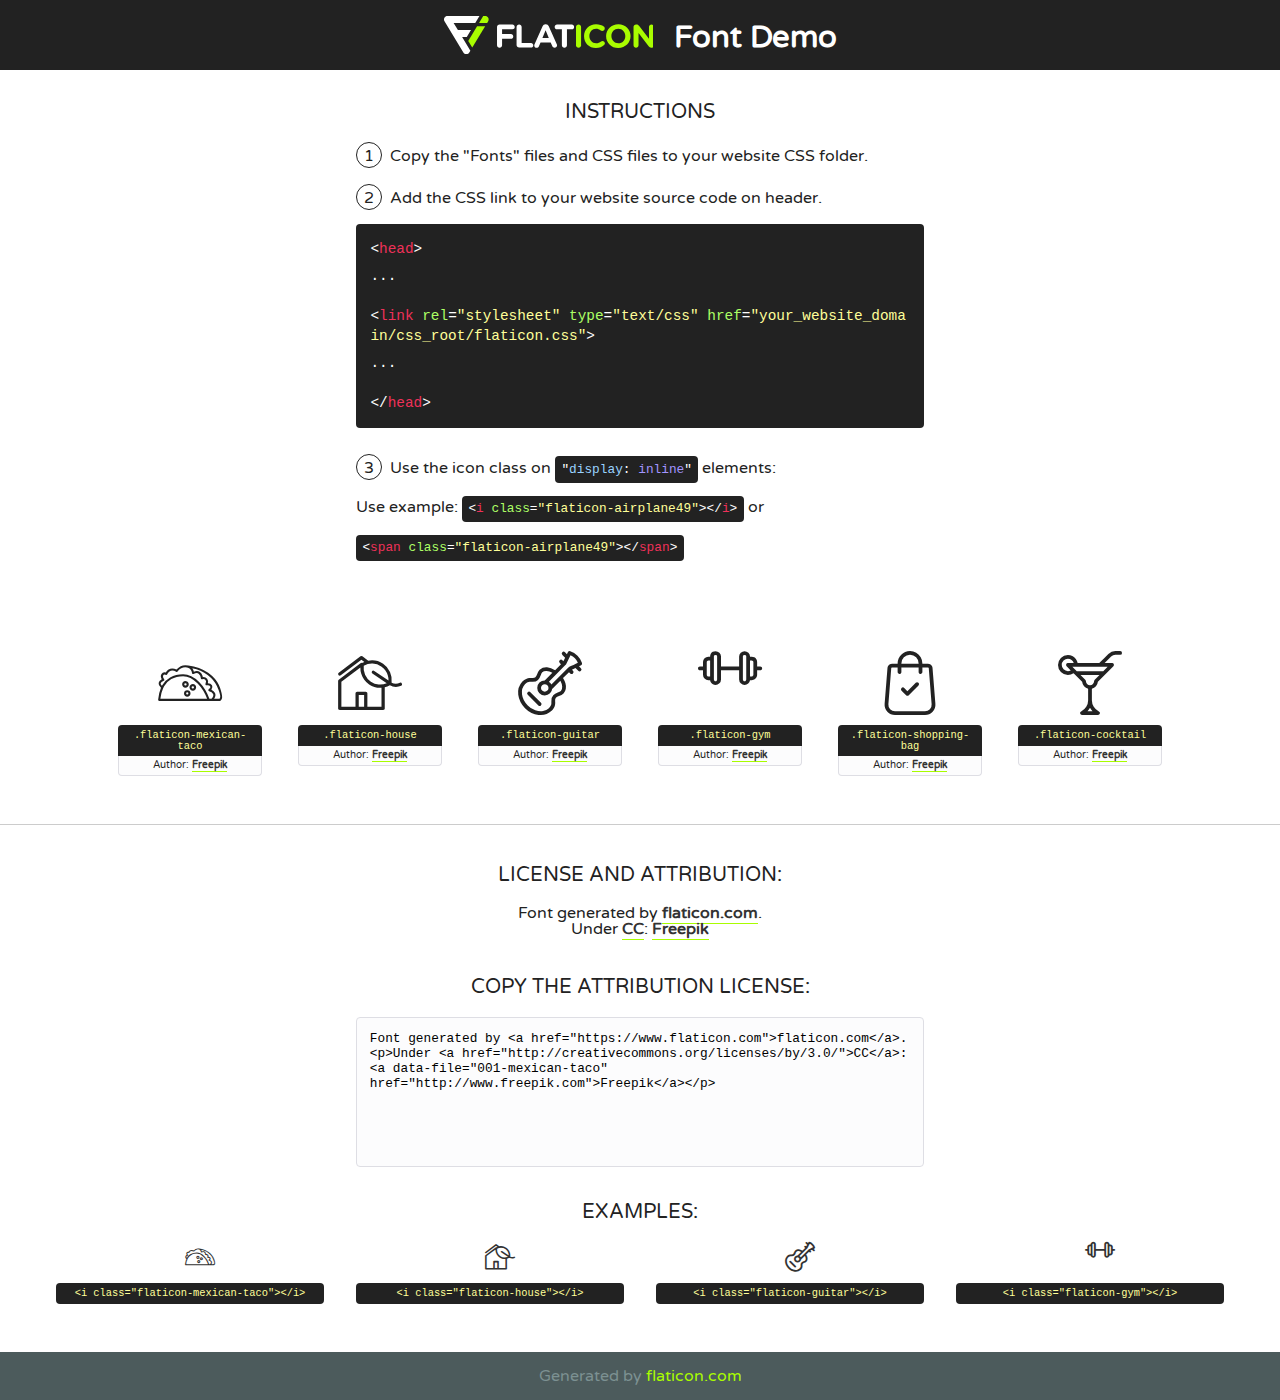
<file: fonts/flaticon/font/flaticon.html>
<!DOCTYPE html>
<!--
  Flaticon icon font: Flaticon
  Creation date: 11/02/2019 11:47
-->
<html>
<!DOCTYPE html>
<html>

<head>
    <title>Flaticon WebFont</title>
    <link href="http://fonts.googleapis.com/css?family=Varela+Round" rel="stylesheet" type="text/css" />
    <link rel="stylesheet" type="text/css" href="flaticon.css">
    <meta charset="UTF-8">
    <style>
    html, body, div, span, applet, object, iframe,
    h1, h2, h3, h4, h5, h6, p, blockquote, pre,
    a, abbr, acronym, address, big, cite, code,
    del, dfn, em, img, ins, kbd, q, s, samp,
    small, strike, strong, sub, sup, tt, var,
    b, u, i, center,
    dl, dt, dd, ol, ul, li,
    fieldset, form, label, legend,
    table, caption, tbody, tfoot, thead, tr, th, td,
    article, aside, canvas, details, embed, 
    figure, figcaption, footer, header, hgroup, 
    menu, nav, output, ruby, section, summary,
    time, mark, audio, video {
        margin: 0;
        padding: 0;
        border: 0;
        font-size: 100%;
        font: inherit;
        vertical-align: baseline;
    }
    /* HTML5 display-role reset for older browsers */
    article, aside, details, figcaption, figure, 
    footer, header, hgroup, menu, nav, section {
        display: block;
    }
    body {
        line-height: 1;
    }
    ol, ul {
        list-style: none;
    }
    blockquote, q {
        quotes: none;
    }
    blockquote:before, blockquote:after,
    q:before, q:after {
        content: '';
        content: none;
    }
    table {
        border-collapse: collapse;
        border-spacing: 0;
    }
    body {
        font-family: 'Varela Round', Helvetica, Arial, sans-serif;
        font-size: 16px;
        color: #222;
    }
    a {
        color: #333;
        border-bottom: 1px solid #a9fd00;
        font-weight: bold;
        text-decoration: none;
    }
    * {
        -moz-box-sizing: border-box;
        -webkit-box-sizing: border-box;
        box-sizing: border-box;
        margin: 0;
        padding: 0;
    }
    [class^="flaticon-"]:before, [class*=" flaticon-"]:before, [class^="flaticon-"]:after, [class*=" flaticon-"]:after {
        font-family: Flaticon;
        font-size: 30px;
        font-style: normal;
        margin-left: 20px;
        color: #333;
    }
    .wrapper {
        max-width: 600px;
        margin: auto;
        padding: 0 1em;
    }
    .title {
        font-size: 1.25em;
        text-align: center;
        margin-bottom: 1em;
        text-transform: uppercase;
    }
    header {
        text-align: center;
        background-color: #222;
        color: #fff;
        padding: 1em;
    }
    header .logo {
        width: 210px;
        height: 38px;
        display: inline-block;
        vertical-align: middle;
        margin-right: 1em;
        border: none;
    }
    header strong {
        font-size: 1.95em;
        font-weight: bold;
        vertical-align: middle;
        margin-top: 5px;
        display: inline-block;
    }
    .demo {
        margin: 2em auto;
        line-height: 1.25em;
    }
    .demo ul li {
        margin-bottom: 1em;
    }
    .demo ul li .num {
        color: #222;
        border-radius: 20px;
        display: inline-block;
        width: 26px;
        padding: 3px;
        height: 26px;
        text-align: center;
        margin-right: 0.5em;
        border: 1px solid #222;
    }
    .demo ul li code {
        background-color: #222;
        border-radius: 4px;
        padding: 0.25em 0.5em;
        display: inline-block;
        color: #fff;
        font-family: Consolas,Monaco,Lucida Console,Liberation Mono,DejaVu Sans Mono,Bitstream Vera Sans Mono,Courier New, monospace;
        font-weight: lighter;
        margin-top: 1em;
        font-size: 0.8em;
        word-break: break-all;
    }
    .demo ul li code.big {
        padding: 1em;
        font-size: 0.9em;
    }
    .demo ul li code .red {
        color: #EF3159;
    }
    .demo ul li code .green {
        color: #ACFF65;
    }
    .demo ul li code .yellow {
        color: #FFFF99;
    }
    .demo ul li code .blue {
        color: #99D3FF;
    }
    .demo ul li code .purple {
        color: #A295FF;
    }
    .demo ul li code .dots {
        margin-top: 0.5em;
        display: block;
    }
    #glyphs {
        border-bottom: 1px solid #ccc;
        padding: 2em 0;
        text-align: center;
    }
    .glyph {
        display: inline-block;
        width: 9em;
        margin: 1em;
        text-align: center;
        vertical-align: top;
        background: #FFF;
    }
    .glyph .glyph-icon {
        padding: 10px;
        display: block;
        font-family:"Flaticon";
        font-size: 64px;
        line-height: 1;
    }
    .glyph .glyph-icon:before {
        font-size: 64px;
        color: #222;
        margin-left: 0;
    }
    .class-name {
        font-size: 0.65em;
        background-color: #222;
        color: #fff;
        border-radius: 4px 4px 0 0;
        padding: 0.5em;
        color: #FFFF99;
        font-family: Consolas,Monaco,Lucida Console,Liberation Mono,DejaVu Sans Mono,Bitstream Vera Sans Mono,Courier New, monospace;
    }
    .author-name {
        font-size: 0.6em;
        background-color: #fcfcfd;
        border: 1px solid #DEDEE4;
        border-top: 0;
        border-radius: 0 0 4px 4px;
        padding: 0.5em;
    }
    .class-name:last-child {
        font-size: 10px;
        color:#888;
    }
    .class-name:last-child a {
        font-size: 10px;
        color:#555;
    }
    .class-name:last-child a:hover {
        color:#a9fd00;
    }
    .glyph > input {
        display: block;
        width: 100px;
        margin: 5px auto;
        text-align: center;
        font-size: 12px;
        cursor: text;
    }
    .glyph > input.icon-input {
        font-family:"Flaticon";
        font-size: 16px;
        margin-bottom: 10px;
    }
    .attribution .title {
        margin-top: 2em;
    }
    .attribution textarea {
        background-color: #fcfcfd;
        padding: 1em;
        border: none;
        box-shadow: none;
        border: 1px solid #DEDEE4;
        border-radius: 4px;
        resize: none;
        width: 100%;
        height: 150px;
        font-size: 0.8em;
        font-family: Consolas,Monaco,Lucida Console,Liberation Mono,DejaVu Sans Mono,Bitstream Vera Sans Mono,Courier New, monospace;
        -webkit-appearance: none;
    }
    .iconsuse {
        margin: 2em auto;
        text-align: center;
        max-width: 1200px;
    }
    .iconsuse:after {
        content: '';
        display: table;
        clear: both;
    }
    .iconsuse .image {
        float: left;
        width: 25%;
        padding: 0 1em;
    }
    .iconsuse .image p {
        margin-bottom: 1em;
    }
    .iconsuse .image span {
        display: block;
        font-size: 0.65em;
        background-color: #222;
        color: #fff;
        border-radius: 4px;
        padding: 0.5em;
        color: #FFFF99;
        margin-top: 1em;
        font-family: Consolas,Monaco,Lucida Console,Liberation Mono,DejaVu Sans Mono,Bitstream Vera Sans Mono,Courier New, monospace;
    }
    #footer {
        text-align: center;
        background-color: #4C5B5C;
        color: #7c9192;
        padding: 1em;
    }
    #footer a {
        border: none;
        color: #a9fd00;
        font-weight: normal;
    }
    @media (max-width: 960px) {
        .iconsuse .image {
            width: 50%;
        }
    }
    @media (max-width: 560px) {
        .iconsuse .image {
            width: 100%;
        }
    }
    </style>
</head>

<body class="characters-off">

    <header>
        <a href="https://www.flaticon.com" target="_blank" class="logo">
            <svg version="1.1" xmlns="http://www.w3.org/2000/svg" xmlns:xlink="http://www.w3.org/1999/xlink" xmlns:a="http://ns.adobe.com/AdobeSVGViewerExtensions/3.0/" viewBox="0 0 560.875 102.036" enable-background="new 0 0 560.875 102.036" xml:space="preserve">
                <defs>
                </defs>
                <g>
                    <g class="letters">
                        <path fill="#ffffff" d="M141.596,29.675c0-3.777,2.985-6.767,6.764-6.767h34.438c3.426,0,6.15,2.728,6.15,6.15
                        c0,3.43-2.724,6.149-6.15,6.149h-27.674v13.091h23.719c3.429,0,6.151,2.724,6.151,6.15c0,3.43-2.723,6.149-6.151,6.149h-23.719
                        v17.574c0,3.773-2.986,6.761-6.764,6.761c-3.779,0-6.764-2.989-6.764-6.761V29.675z"></path>
                        <path fill="#ffffff" d="M193.844,29.149c0-3.781,2.985-6.767,6.764-6.767c3.776,0,6.763,2.985,6.763,6.767v42.957h25.039
                        c3.426,0,6.149,2.726,6.149,6.153c0,3.425-2.723,6.15-6.149,6.15h-31.802c-3.779,0-6.764-2.986-6.764-6.768V29.149z"></path>
                        <path fill="#ffffff" d="M241.891,75.71l21.438-48.407c1.492-3.341,4.215-5.357,7.906-5.357h0.792
                        c3.686,0,6.323,2.017,7.815,5.357l21.439,48.407c0.436,0.967,0.701,1.845,0.701,2.723c0,3.602-2.809,6.501-6.414,6.501
                        c-3.161,0-5.269-1.845-6.499-4.655l-4.132-9.661h-27.059l-4.301,10.102c-1.144,2.631-3.426,4.214-6.237,4.214
                        c-3.517,0-6.24-2.81-6.24-6.325C241.1,77.64,241.451,76.677,241.891,75.71z M279.932,58.666l-8.521-20.297l-8.526,20.297H279.932
                        z"></path>
                        <path fill="#ffffff" d="M314.864,35.387H301.86c-3.429,0-6.239-2.813-6.239-6.238c0-3.429,2.811-6.24,6.239-6.24h39.533
                        c3.426,0,6.237,2.811,6.237,6.24c0,3.425-2.811,6.238-6.237,6.238h-13.001v42.785c0,3.773-2.99,6.761-6.764,6.761
                        c-3.779,0-6.764-2.989-6.764-6.761V35.387z"></path>
                        <path fill="#A9FD00" d="M352.615,29.149c0-3.781,2.985-6.767,6.767-6.767c3.774,0,6.761,2.985,6.761,6.767v49.024
                        c0,3.773-2.987,6.761-6.761,6.761c-3.781,0-6.767-2.989-6.767-6.761V29.149z"></path>
                        <path fill="#A9FD00" d="M374.132,53.836v-0.179c0-17.481,13.178-31.801,32.065-31.801c9.22,0,15.459,2.458,20.557,6.238
                        c1.402,1.054,2.637,2.985,2.637,5.357c0,3.692-2.985,6.59-6.681,6.59c-1.845,0-3.071-0.702-4.044-1.319
                        c-3.776-2.813-7.729-4.393-12.562-4.393c-10.364,0-17.831,8.611-17.831,19.154v0.173c0,10.542,7.291,19.329,17.831,19.329
                        c5.715,0,9.492-1.756,13.359-4.834c1.049-0.874,2.458-1.491,4.039-1.491c3.429,0,6.325,2.813,6.325,6.236
                        c0,2.106-1.056,3.78-2.282,4.834c-5.539,4.834-12.036,7.733-21.878,7.733C387.572,85.464,374.132,71.493,374.132,53.836z"></path>
                        <path fill="#A9FD00" d="M433.009,53.836v-0.179c0-17.481,13.79-31.801,32.766-31.801c18.981,0,32.592,14.143,32.592,31.628v0.173
                        c0,17.483-13.785,31.807-32.769,31.807C446.625,85.464,433.009,71.32,433.009,53.836z M484.224,53.836v-0.179
                        c0-10.539-7.725-19.326-18.626-19.326c-10.893,0-18.449,8.611-18.449,19.154v0.173c0,10.542,7.73,19.329,18.626,19.329
                        C476.676,72.986,484.224,64.378,484.224,53.836z"></path>
                        <path fill="#A9FD00" d="M506.233,29.321c0-3.774,2.99-6.763,6.767-6.763h1.401c3.252,0,5.183,1.583,7.029,3.953l26.093,34.265
                        V29.059c0-3.692,2.99-6.677,6.681-6.677c3.683,0,6.671,2.985,6.671,6.677v48.934c0,3.78-2.987,6.765-6.764,6.765h-0.436
                        c-3.257,0-5.188-1.581-7.034-3.953l-27.056-35.492v32.944c0,3.687-2.985,6.676-6.678,6.676c-3.683,0-6.673-2.989-6.673-6.676
                        V29.321z"></path>
                    </g>
                    <g class="insignia">
                        <path fill="#ffffff" d="M48.372,56.137h12.517l11.156-18.537H37.186L25.688,18.539h57.825L94.668,0H9.271
                        C5.925,0,2.842,1.801,1.198,4.716c-1.644,2.907-1.593,6.482,0.134,9.343l50.38,83.501c1.678,2.781,4.689,4.476,7.938,4.476
                        c3.246,0,6.257-1.695,7.935-4.476l2.898-4.804L48.372,56.137z"></path>
                        <g class="i">
                            <path fill="#A9FD00" d="M93.575,18.539h0.031v0.004l21.652,0.004l2.705-4.488c1.727-2.861,1.778-6.436,0.133-9.343
                            C116.454,1.801,113.371,0,110.026,0h-5.294L93.575,18.539z"></path>
                            <polygon fill="#A9FD00" points="88.291,27.356 64.725,66.486 75.519,84.404 109.942,27.356"></polygon>
                        </g>
                    </g>
                </g>
            </svg>
        </a>
        <strong>Font Demo</strong>
    </header>


    <section class="demo wrapper">

        <p class="title">Instructions</p>

        <ul>
            <li>
                <span class="num">1</span>Copy the "Fonts" files and CSS files to your website CSS folder.
            </li>
            <li>
                <span class="num">2</span>Add the CSS link to your website source code on header.
                <code class="big">
                    &lt;<span class="red">head</span>&gt;
                    <br/><span class="dots">...</span>
                    <br/>&lt;<span class="red">link</span> <span class="green">rel</span>=<span class="yellow">"stylesheet"</span> <span class="green">type</span>=<span class="yellow">"text/css"</span> <span class="green">href</span>=<span class="yellow">"your_website_domain/css_root/flaticon.css"</span>&gt;
                    <br/><span class="dots">...</span>
                    <br/>&lt;/<span class="red">head</span>&gt;
                </code>
            </li>

            <li>
                <p>
                    <span class="num">3</span>Use the icon class on <code>"<span class="blue">display</span>:<span class="purple"> inline</span>"</code> elements:
                    <br />
                    Use example: <code>&lt;<span class="red">i</span> <span class="green">class</span>=<span class="yellow">&quot;flaticon-airplane49&quot;</span>&gt;&lt;/<span class="red">i</span>&gt;</code> or <code>&lt;<span class="red">span</span> <span class="green">class</span>=<span class="yellow">&quot;flaticon-airplane49&quot;</span>&gt;&lt;/<span class="red">span</span>&gt;</code>
            </li>
        </ul>

    </section>




   <section id="glyphs">          
    
      
        <div class="glyph"><div class="glyph-icon flaticon-mexican-taco"></div>
            <div class="class-name">.flaticon-mexican-taco</div>
            <div class="author-name">Author: <a data-file="001-mexican-taco" href="http://www.freepik.com">Freepik</a> </div> 
        </div>        
        
        <div class="glyph"><div class="glyph-icon flaticon-house"></div>
            <div class="class-name">.flaticon-house</div>
            <div class="author-name">Author: <a data-file="002-house" href="http://www.freepik.com">Freepik</a> </div> 
        </div>        
        
        <div class="glyph"><div class="glyph-icon flaticon-guitar"></div>
            <div class="class-name">.flaticon-guitar</div>
            <div class="author-name">Author: <a data-file="003-guitar" href="http://www.freepik.com">Freepik</a> </div> 
        </div>        
        
        <div class="glyph"><div class="glyph-icon flaticon-gym"></div>
            <div class="class-name">.flaticon-gym</div>
            <div class="author-name">Author: <a data-file="004-gym" href="http://www.freepik.com">Freepik</a> </div> 
        </div>        
        
        <div class="glyph"><div class="glyph-icon flaticon-shopping-bag"></div>
            <div class="class-name">.flaticon-shopping-bag</div>
            <div class="author-name">Author: <a data-file="005-shopping-bag" href="http://www.freepik.com">Freepik</a> </div> 
        </div>        
        
        <div class="glyph"><div class="glyph-icon flaticon-cocktail"></div>
            <div class="class-name">.flaticon-cocktail</div>
            <div class="author-name">Author: <a data-file="006-cocktail" href="http://www.freepik.com">Freepik</a> </div> 
        </div>        
        

    </section>



    <section class="attribution wrapper"   style="text-align:center;">

      <div class="title">License and attribution:</div><div class="attrDiv">Font generated by <a href="https://www.flaticon.com">flaticon.com</a>. <div><p>Under <a href="http://creativecommons.org/licenses/by/3.0/">CC</a>: <a data-file="001-mexican-taco" href="http://www.freepik.com">Freepik</a></p>  </div>
      </div>
      <div class="title">Copy the Attribution License:</div>

    <textarea onclick="this.focus();this.select();">Font generated by &lt;a href=&quot;https://www.flaticon.com&quot;&gt;flaticon.com&lt;/a&gt;. <p>Under <a href="http://creativecommons.org/licenses/by/3.0/">CC</a>: <a data-file="001-mexican-taco" href="http://www.freepik.com">Freepik</a></p>  
     </textarea>

    </section>

    <section class="iconsuse">

          <div class="title">Examples:</div>            
             
            <div class="image">
                <p>
                    <i class="glyph-icon flaticon-mexican-taco"></i> 
                    <span>&lt;i class=&quot;flaticon-mexican-taco&quot;&gt;&lt;/i&gt;</span>
                </p>
            </div>
            
            <div class="image">
                <p>
                    <i class="glyph-icon flaticon-house"></i> 
                    <span>&lt;i class=&quot;flaticon-house&quot;&gt;&lt;/i&gt;</span>
                </p>
            </div>
            
            <div class="image">
                <p>
                    <i class="glyph-icon flaticon-guitar"></i> 
                    <span>&lt;i class=&quot;flaticon-guitar&quot;&gt;&lt;/i&gt;</span>
                </p>
            </div>
            
            <div class="image">
                <p>
                    <i class="glyph-icon flaticon-gym"></i> 
                    <span>&lt;i class=&quot;flaticon-gym&quot;&gt;&lt;/i&gt;</span>
                </p>
            </div>
                       
        </div>
                            
    </section>

<div id="footer">
    <div>Generated by <a href="https://www.flaticon.com">flaticon.com</a>
    </div>
</div>



</body>
</html>
</file>
<file: fonts/icomoon/style.css>
@font-face {
  font-family: 'icomoon';
  src:  url('fonts/icomoon.eot?10si43');
  src:  url('fonts/icomoon.eot?10si43#iefix') format('embedded-opentype'),
    url('fonts/icomoon.ttf?10si43') format('truetype'),
    url('fonts/icomoon.woff?10si43') format('woff'),
    url('fonts/icomoon.svg?10si43#icomoon') format('svg');
  font-weight: normal;
  font-style: normal;
}

[class^="icon-"], [class*=" icon-"] {
  /* use !important to prevent issues with browser extensions that change fonts */
  font-family: 'icomoon' !important;
  speak: none;
  font-style: normal;
  font-weight: normal;
  font-variant: normal;
  text-transform: none;
  line-height: 1;

  /* Better Font Rendering =========== */
  -webkit-font-smoothing: antialiased;
  -moz-osx-font-smoothing: grayscale;
}

.icon-asterisk:before {
  content: "\f069";
}
.icon-plus:before {
  content: "\f067";
}
.icon-question:before {
  content: "\f128";
}
.icon-minus:before {
  content: "\f068";
}
.icon-glass:before {
  content: "\f000";
}
.icon-music:before {
  content: "\f001";
}
.icon-search:before {
  content: "\f002";
}
.icon-envelope-o:before {
  content: "\f003";
}
.icon-heart:before {
  content: "\f004";
}
.icon-star:before {
  content: "\f005";
}
.icon-star-o:before {
  content: "\f006";
}
.icon-user:before {
  content: "\f007";
}
.icon-film:before {
  content: "\f008";
}
.icon-th-large:before {
  content: "\f009";
}
.icon-th:before {
  content: "\f00a";
}
.icon-th-list:before {
  content: "\f00b";
}
.icon-check:before {
  content: "\f00c";
}
.icon-close:before {
  content: "\f00d";
}
.icon-remove:before {
  content: "\f00d";
}
.icon-times:before {
  content: "\f00d";
}
.icon-search-plus:before {
  content: "\f00e";
}
.icon-search-minus:before {
  content: "\f010";
}
.icon-power-off:before {
  content: "\f011";
}
.icon-signal:before {
  content: "\f012";
}
.icon-cog:before {
  content: "\f013";
}
.icon-gear:before {
  content: "\f013";
}
.icon-trash-o:before {
  content: "\f014";
}
.icon-home:before {
  content: "\f015";
}
.icon-file-o:before {
  content: "\f016";
}
.icon-clock-o:before {
  content: "\f017";
}
.icon-road:before {
  content: "\f018";
}
.icon-download:before {
  content: "\f019";
}
.icon-arrow-circle-o-down:before {
  content: "\f01a";
}
.icon-arrow-circle-o-up:before {
  content: "\f01b";
}
.icon-inbox:before {
  content: "\f01c";
}
.icon-play-circle-o:before {
  content: "\f01d";
}
.icon-repeat:before {
  content: "\f01e";
}
.icon-rotate-right:before {
  content: "\f01e";
}
.icon-refresh:before {
  content: "\f021";
}
.icon-list-alt:before {
  content: "\f022";
}
.icon-lock:before {
  content: "\f023";
}
.icon-flag:before {
  content: "\f024";
}
.icon-headphones:before {
  content: "\f025";
}
.icon-volume-off:before {
  content: "\f026";
}
.icon-volume-down:before {
  content: "\f027";
}
.icon-volume-up:before {
  content: "\f028";
}
.icon-qrcode:before {
  content: "\f029";
}
.icon-barcode:before {
  content: "\f02a";
}
.icon-tag:before {
  content: "\f02b";
}
.icon-tags:before {
  content: "\f02c";
}
.icon-book:before {
  content: "\f02d";
}
.icon-bookmark:before {
  content: "\f02e";
}
.icon-print:before {
  content: "\f02f";
}
.icon-camera:before {
  content: "\f030";
}
.icon-font:before {
  content: "\f031";
}
.icon-bold:before {
  content: "\f032";
}
.icon-italic:before {
  content: "\f033";
}
.icon-text-height:before {
  content: "\f034";
}
.icon-text-width:before {
  content: "\f035";
}
.icon-align-left:before {
  content: "\f036";
}
.icon-align-center:before {
  content: "\f037";
}
.icon-align-right:before {
  content: "\f038";
}
.icon-align-justify:before {
  content: "\f039";
}
.icon-list:before {
  content: "\f03a";
}
.icon-dedent:before {
  content: "\f03b";
}
.icon-outdent:before {
  content: "\f03b";
}
.icon-indent:before {
  content: "\f03c";
}
.icon-video-camera:before {
  content: "\f03d";
}
.icon-image:before {
  content: "\f03e";
}
.icon-photo:before {
  content: "\f03e";
}
.icon-picture-o:before {
  content: "\f03e";
}
.icon-pencil:before {
  content: "\f040";
}
.icon-map-marker:before {
  content: "\f041";
}
.icon-adjust:before {
  content: "\f042";
}
.icon-tint:before {
  content: "\f043";
}
.icon-edit:before {
  content: "\f044";
}
.icon-pencil-square-o:before {
  content: "\f044";
}
.icon-share-square-o:before {
  content: "\f045";
}
.icon-check-square-o:before {
  content: "\f046";
}
.icon-arrows:before {
  content: "\f047";
}
.icon-step-backward:before {
  content: "\f048";
}
.icon-fast-backward:before {
  content: "\f049";
}
.icon-backward:before {
  content: "\f04a";
}
.icon-play:before {
  content: "\f04b";
}
.icon-pause:before {
  content: "\f04c";
}
.icon-stop:before {
  content: "\f04d";
}
.icon-forward:before {
  content: "\f04e";
}
.icon-fast-forward:before {
  content: "\f050";
}
.icon-step-forward:before {
  content: "\f051";
}
.icon-eject:before {
  content: "\f052";
}
.icon-chevron-left:before {
  content: "\f053";
}
.icon-chevron-right:before {
  content: "\f054";
}
.icon-plus-circle:before {
  content: "\f055";
}
.icon-minus-circle:before {
  content: "\f056";
}
.icon-times-circle:before {
  content: "\f057";
}
.icon-check-circle:before {
  content: "\f058";
}
.icon-question-circle:before {
  content: "\f059";
}
.icon-info-circle:before {
  content: "\f05a";
}
.icon-crosshairs:before {
  content: "\f05b";
}
.icon-times-circle-o:before {
  content: "\f05c";
}
.icon-check-circle-o:before {
  content: "\f05d";
}
.icon-ban:before {
  content: "\f05e";
}
.icon-arrow-left:before {
  content: "\f060";
}
.icon-arrow-right:before {
  content: "\f061";
}
.icon-arrow-up:before {
  content: "\f062";
}
.icon-arrow-down:before {
  content: "\f063";
}
.icon-mail-forward:before {
  content: "\f064";
}
.icon-share:before {
  content: "\f064";
}
.icon-expand:before {
  content: "\f065";
}
.icon-compress:before {
  content: "\f066";
}
.icon-exclamation-circle:before {
  content: "\f06a";
}
.icon-gift:before {
  content: "\f06b";
}
.icon-leaf:before {
  content: "\f06c";
}
.icon-fire:before {
  content: "\f06d";
}
.icon-eye:before {
  content: "\f06e";
}
.icon-eye-slash:before {
  content: "\f070";
}
.icon-exclamation-triangle:before {
  content: "\f071";
}
.icon-warning:before {
  content: "\f071";
}
.icon-plane:before {
  content: "\f072";
}
.icon-calendar:before {
  content: "\f073";
}
.icon-random:before {
  content: "\f074";
}
.icon-comment:before {
  content: "\f075";
}
.icon-magnet:before {
  content: "\f076";
}
.icon-chevron-up:before {
  content: "\f077";
}
.icon-chevron-down:before {
  content: "\f078";
}
.icon-retweet:before {
  content: "\f079";
}
.icon-shopping-cart:before {
  content: "\f07a";
}
.icon-folder:before {
  content: "\f07b";
}
.icon-folder-open:before {
  content: "\f07c";
}
.icon-arrows-v:before {
  content: "\f07d";
}
.icon-arrows-h:before {
  content: "\f07e";
}
.icon-bar-chart:before {
  content: "\f080";
}
.icon-bar-chart-o:before {
  content: "\f080";
}
.icon-twitter-square:before {
  content: "\f081";
}
.icon-facebook-square:before {
  content: "\f082";
}
.icon-camera-retro:before {
  content: "\f083";
}
.icon-key:before {
  content: "\f084";
}
.icon-cogs:before {
  content: "\f085";
}
.icon-gears:before {
  content: "\f085";
}
.icon-comments:before {
  content: "\f086";
}
.icon-thumbs-o-up:before {
  content: "\f087";
}
.icon-thumbs-o-down:before {
  content: "\f088";
}
.icon-star-half:before {
  content: "\f089";
}
.icon-heart-o:before {
  content: "\f08a";
}
.icon-sign-out:before {
  content: "\f08b";
}
.icon-linkedin-square:before {
  content: "\f08c";
}
.icon-thumb-tack:before {
  content: "\f08d";
}
.icon-external-link:before {
  content: "\f08e";
}
.icon-sign-in:before {
  content: "\f090";
}
.icon-trophy:before {
  content: "\f091";
}
.icon-github-square:before {
  content: "\f092";
}
.icon-upload:before {
  content: "\f093";
}
.icon-lemon-o:before {
  content: "\f094";
}
.icon-phone:before {
  content: "\f095";
}
.icon-square-o:before {
  content: "\f096";
}
.icon-bookmark-o:before {
  content: "\f097";
}
.icon-phone-square:before {
  content: "\f098";
}
.icon-twitter:before {
  content: "\f099";
}
.icon-facebook:before {
  content: "\f09a";
}
.icon-facebook-f:before {
  content: "\f09a";
}
.icon-github:before {
  content: "\f09b";
}
.icon-unlock:before {
  content: "\f09c";
}
.icon-credit-card:before {
  content: "\f09d";
}
.icon-feed:before {
  content: "\f09e";
}
.icon-rss:before {
  content: "\f09e";
}
.icon-hdd-o:before {
  content: "\f0a0";
}
.icon-bullhorn:before {
  content: "\f0a1";
}
.icon-bell-o:before {
  content: "\f0a2";
}
.icon-certificate:before {
  content: "\f0a3";
}
.icon-hand-o-right:before {
  content: "\f0a4";
}
.icon-hand-o-left:before {
  content: "\f0a5";
}
.icon-hand-o-up:before {
  content: "\f0a6";
}
.icon-hand-o-down:before {
  content: "\f0a7";
}
.icon-arrow-circle-left:before {
  content: "\f0a8";
}
.icon-arrow-circle-right:before {
  content: "\f0a9";
}
.icon-arrow-circle-up:before {
  content: "\f0aa";
}
.icon-arrow-circle-down:before {
  content: "\f0ab";
}
.icon-globe:before {
  content: "\f0ac";
}
.icon-wrench:before {
  content: "\f0ad";
}
.icon-tasks:before {
  content: "\f0ae";
}
.icon-filter:before {
  content: "\f0b0";
}
.icon-briefcase:before {
  content: "\f0b1";
}
.icon-arrows-alt:before {
  content: "\f0b2";
}
.icon-group:before {
  content: "\f0c0";
}
.icon-users:before {
  content: "\f0c0";
}
.icon-chain:before {
  content: "\f0c1";
}
.icon-link:before {
  content: "\f0c1";
}
.icon-cloud:before {
  content: "\f0c2";
}
.icon-flask:before {
  content: "\f0c3";
}
.icon-cut:before {
  content: "\f0c4";
}
.icon-scissors:before {
  content: "\f0c4";
}
.icon-copy:before {
  content: "\f0c5";
}
.icon-files-o:before {
  content: "\f0c5";
}
.icon-paperclip:before {
  content: "\f0c6";
}
.icon-floppy-o:before {
  content: "\f0c7";
}
.icon-save:before {
  content: "\f0c7";
}
.icon-square:before {
  content: "\f0c8";
}
.icon-bars:before {
  content: "\f0c9";
}
.icon-navicon:before {
  content: "\f0c9";
}
.icon-reorder:before {
  content: "\f0c9";
}
.icon-list-ul:before {
  content: "\f0ca";
}
.icon-list-ol:before {
  content: "\f0cb";
}
.icon-strikethrough:before {
  content: "\f0cc";
}
.icon-underline:before {
  content: "\f0cd";
}
.icon-table:before {
  content: "\f0ce";
}
.icon-magic:before {
  content: "\f0d0";
}
.icon-truck:before {
  content: "\f0d1";
}
.icon-pinterest:before {
  content: "\f0d2";
}
.icon-pinterest-square:before {
  content: "\f0d3";
}
.icon-google-plus-square:before {
  content: "\f0d4";
}
.icon-google-plus:before {
  content: "\f0d5";
}
.icon-money:before {
  content: "\f0d6";
}
.icon-caret-down:before {
  content: "\f0d7";
}
.icon-caret-up:before {
  content: "\f0d8";
}
.icon-caret-left:before {
  content: "\f0d9";
}
.icon-caret-right:before {
  content: "\f0da";
}
.icon-columns:before {
  content: "\f0db";
}
.icon-sort:before {
  content: "\f0dc";
}
.icon-unsorted:before {
  content: "\f0dc";
}
.icon-sort-desc:before {
  content: "\f0dd";
}
.icon-sort-down:before {
  content: "\f0dd";
}
.icon-sort-asc:before {
  content: "\f0de";
}
.icon-sort-up:before {
  content: "\f0de";
}
.icon-envelope:before {
  content: "\f0e0";
}
.icon-linkedin:before {
  content: "\f0e1";
}
.icon-rotate-left:before {
  content: "\f0e2";
}
.icon-undo:before {
  content: "\f0e2";
}
.icon-gavel:before {
  content: "\f0e3";
}
.icon-legal:before {
  content: "\f0e3";
}
.icon-dashboard:before {
  content: "\f0e4";
}
.icon-tachometer:before {
  content: "\f0e4";
}
.icon-comment-o:before {
  content: "\f0e5";
}
.icon-comments-o:before {
  content: "\f0e6";
}
.icon-bolt:before {
  content: "\f0e7";
}
.icon-flash:before {
  content: "\f0e7";
}
.icon-sitemap:before {
  content: "\f0e8";
}
.icon-umbrella:before {
  content: "\f0e9";
}
.icon-clipboard:before {
  content: "\f0ea";
}
.icon-paste:before {
  content: "\f0ea";
}
.icon-lightbulb-o:before {
  content: "\f0eb";
}
.icon-exchange:before {
  content: "\f0ec";
}
.icon-cloud-download:before {
  content: "\f0ed";
}
.icon-cloud-upload:before {
  content: "\f0ee";
}
.icon-user-md:before {
  content: "\f0f0";
}
.icon-stethoscope:before {
  content: "\f0f1";
}
.icon-suitcase:before {
  content: "\f0f2";
}
.icon-bell:before {
  content: "\f0f3";
}
.icon-coffee:before {
  content: "\f0f4";
}
.icon-cutlery:before {
  content: "\f0f5";
}
.icon-file-text-o:before {
  content: "\f0f6";
}
.icon-building-o:before {
  content: "\f0f7";
}
.icon-hospital-o:before {
  content: "\f0f8";
}
.icon-ambulance:before {
  content: "\f0f9";
}
.icon-medkit:before {
  content: "\f0fa";
}
.icon-fighter-jet:before {
  content: "\f0fb";
}
.icon-beer:before {
  content: "\f0fc";
}
.icon-h-square:before {
  content: "\f0fd";
}
.icon-plus-square:before {
  content: "\f0fe";
}
.icon-angle-double-left:before {
  content: "\f100";
}
.icon-angle-double-right:before {
  content: "\f101";
}
.icon-angle-double-up:before {
  content: "\f102";
}
.icon-angle-double-down:before {
  content: "\f103";
}
.icon-angle-left:before {
  content: "\f104";
}
.icon-angle-right:before {
  content: "\f105";
}
.icon-angle-up:before {
  content: "\f106";
}
.icon-angle-down:before {
  content: "\f107";
}
.icon-desktop:before {
  content: "\f108";
}
.icon-laptop:before {
  content: "\f109";
}
.icon-tablet:before {
  content: "\f10a";
}
.icon-mobile:before {
  content: "\f10b";
}
.icon-mobile-phone:before {
  content: "\f10b";
}
.icon-circle-o:before {
  content: "\f10c";
}
.icon-quote-left:before {
  content: "\f10d";
}
.icon-quote-right:before {
  content: "\f10e";
}
.icon-spinner:before {
  content: "\f110";
}
.icon-circle:before {
  content: "\f111";
}
.icon-mail-reply:before {
  content: "\f112";
}
.icon-reply:before {
  content: "\f112";
}
.icon-github-alt:before {
  content: "\f113";
}
.icon-folder-o:before {
  content: "\f114";
}
.icon-folder-open-o:before {
  content: "\f115";
}
.icon-smile-o:before {
  content: "\f118";
}
.icon-frown-o:before {
  content: "\f119";
}
.icon-meh-o:before {
  content: "\f11a";
}
.icon-gamepad:before {
  content: "\f11b";
}
.icon-keyboard-o:before {
  content: "\f11c";
}
.icon-flag-o:before {
  content: "\f11d";
}
.icon-flag-checkered:before {
  content: "\f11e";
}
.icon-terminal:before {
  content: "\f120";
}
.icon-code:before {
  content: "\f121";
}
.icon-mail-reply-all:before {
  content: "\f122";
}
.icon-reply-all:before {
  content: "\f122";
}
.icon-star-half-empty:before {
  content: "\f123";
}
.icon-star-half-full:before {
  content: "\f123";
}
.icon-star-half-o:before {
  content: "\f123";
}
.icon-location-arrow:before {
  content: "\f124";
}
.icon-crop:before {
  content: "\f125";
}
.icon-code-fork:before {
  content: "\f126";
}
.icon-chain-broken:before {
  content: "\f127";
}
.icon-unlink:before {
  content: "\f127";
}
.icon-info:before {
  content: "\f129";
}
.icon-exclamation:before {
  content: "\f12a";
}
.icon-superscript:before {
  content: "\f12b";
}
.icon-subscript:before {
  content: "\f12c";
}
.icon-eraser:before {
  content: "\f12d";
}
.icon-puzzle-piece:before {
  content: "\f12e";
}
.icon-microphone:before {
  content: "\f130";
}
.icon-microphone-slash:before {
  content: "\f131";
}
.icon-shield:before {
  content: "\f132";
}
.icon-calendar-o:before {
  content: "\f133";
}
.icon-fire-extinguisher:before {
  content: "\f134";
}
.icon-rocket:before {
  content: "\f135";
}
.icon-maxcdn:before {
  content: "\f136";
}
.icon-chevron-circle-left:before {
  content: "\f137";
}
.icon-chevron-circle-right:before {
  content: "\f138";
}
.icon-chevron-circle-up:before {
  content: "\f139";
}
.icon-chevron-circle-down:before {
  content: "\f13a";
}
.icon-html5:before {
  content: "\f13b";
}
.icon-css3:before {
  content: "\f13c";
}
.icon-anchor:before {
  content: "\f13d";
}
.icon-unlock-alt:before {
  content: "\f13e";
}
.icon-bullseye:before {
  content: "\f140";
}
.icon-ellipsis-h:before {
  content: "\f141";
}
.icon-ellipsis-v:before {
  content: "\f142";
}
.icon-rss-square:before {
  content: "\f143";
}
.icon-play-circle:before {
  content: "\f144";
}
.icon-ticket:before {
  content: "\f145";
}
.icon-minus-square:before {
  content: "\f146";
}
.icon-minus-square-o:before {
  content: "\f147";
}
.icon-level-up:before {
  content: "\f148";
}
.icon-level-down:before {
  content: "\f149";
}
.icon-check-square:before {
  content: "\f14a";
}
.icon-pencil-square:before {
  content: "\f14b";
}
.icon-external-link-square:before {
  content: "\f14c";
}
.icon-share-square:before {
  content: "\f14d";
}
.icon-compass:before {
  content: "\f14e";
}
.icon-caret-square-o-down:before {
  content: "\f150";
}
.icon-toggle-down:before {
  content: "\f150";
}
.icon-caret-square-o-up:before {
  content: "\f151";
}
.icon-toggle-up:before {
  content: "\f151";
}
.icon-caret-square-o-right:before {
  content: "\f152";
}
.icon-toggle-right:before {
  content: "\f152";
}
.icon-eur:before {
  content: "\f153";
}
.icon-euro:before {
  content: "\f153";
}
.icon-gbp:before {
  content: "\f154";
}
.icon-dollar:before {
  content: "\f155";
}
.icon-usd:before {
  content: "\f155";
}
.icon-inr:before {
  content: "\f156";
}
.icon-rupee:before {
  content: "\f156";
}
.icon-cny:before {
  content: "\f157";
}
.icon-jpy:before {
  content: "\f157";
}
.icon-rmb:before {
  content: "\f157";
}
.icon-yen:before {
  content: "\f157";
}
.icon-rouble:before {
  content: "\f158";
}
.icon-rub:before {
  content: "\f158";
}
.icon-ruble:before {
  content: "\f158";
}
.icon-krw:before {
  content: "\f159";
}
.icon-won:before {
  content: "\f159";
}
.icon-bitcoin:before {
  content: "\f15a";
}
.icon-btc:before {
  content: "\f15a";
}
.icon-file:before {
  content: "\f15b";
}
.icon-file-text:before {
  content: "\f15c";
}
.icon-sort-alpha-asc:before {
  content: "\f15d";
}
.icon-sort-alpha-desc:before {
  content: "\f15e";
}
.icon-sort-amount-asc:before {
  content: "\f160";
}
.icon-sort-amount-desc:before {
  content: "\f161";
}
.icon-sort-numeric-asc:before {
  content: "\f162";
}
.icon-sort-numeric-desc:before {
  content: "\f163";
}
.icon-thumbs-up:before {
  content: "\f164";
}
.icon-thumbs-down:before {
  content: "\f165";
}
.icon-youtube-square:before {
  content: "\f166";
}
.icon-youtube:before {
  content: "\f167";
}
.icon-xing:before {
  content: "\f168";
}
.icon-xing-square:before {
  content: "\f169";
}
.icon-youtube-play:before {
  content: "\f16a";
}
.icon-dropbox:before {
  content: "\f16b";
}
.icon-stack-overflow:before {
  content: "\f16c";
}
.icon-instagram:before {
  content: "\f16d";
}
.icon-flickr:before {
  content: "\f16e";
}
.icon-adn:before {
  content: "\f170";
}
.icon-bitbucket:before {
  content: "\f171";
}
.icon-bitbucket-square:before {
  content: "\f172";
}
.icon-tumblr:before {
  content: "\f173";
}
.icon-tumblr-square:before {
  content: "\f174";
}
.icon-long-arrow-down:before {
  content: "\f175";
}
.icon-long-arrow-up:before {
  content: "\f176";
}
.icon-long-arrow-left:before {
  content: "\f177";
}
.icon-long-arrow-right:before {
  content: "\f178";
}
.icon-apple:before {
  content: "\f179";
}
.icon-windows:before {
  content: "\f17a";
}
.icon-android:before {
  content: "\f17b";
}
.icon-linux:before {
  content: "\f17c";
}
.icon-dribbble:before {
  content: "\f17d";
}
.icon-skype:before {
  content: "\f17e";
}
.icon-foursquare:before {
  content: "\f180";
}
.icon-trello:before {
  content: "\f181";
}
.icon-female:before {
  content: "\f182";
}
.icon-male:before {
  content: "\f183";
}
.icon-gittip:before {
  content: "\f184";
}
.icon-gratipay:before {
  content: "\f184";
}
.icon-sun-o:before {
  content: "\f185";
}
.icon-moon-o:before {
  content: "\f186";
}
.icon-archive:before {
  content: "\f187";
}
.icon-bug:before {
  content: "\f188";
}
.icon-vk:before {
  content: "\f189";
}
.icon-weibo:before {
  content: "\f18a";
}
.icon-renren:before {
  content: "\f18b";
}
.icon-pagelines:before {
  content: "\f18c";
}
.icon-stack-exchange:before {
  content: "\f18d";
}
.icon-arrow-circle-o-right:before {
  content: "\f18e";
}
.icon-arrow-circle-o-left:before {
  content: "\f190";
}
.icon-caret-square-o-left:before {
  content: "\f191";
}
.icon-toggle-left:before {
  content: "\f191";
}
.icon-dot-circle-o:before {
  content: "\f192";
}
.icon-wheelchair:before {
  content: "\f193";
}
.icon-vimeo-square:before {
  content: "\f194";
}
.icon-try:before {
  content: "\f195";
}
.icon-turkish-lira:before {
  content: "\f195";
}
.icon-plus-square-o:before {
  content: "\f196";
}
.icon-space-shuttle:before {
  content: "\f197";
}
.icon-slack:before {
  content: "\f198";
}
.icon-envelope-square:before {
  content: "\f199";
}
.icon-wordpress:before {
  content: "\f19a";
}
.icon-openid:before {
  content: "\f19b";
}
.icon-bank:before {
  content: "\f19c";
}
.icon-institution:before {
  content: "\f19c";
}
.icon-university:before {
  content: "\f19c";
}
.icon-graduation-cap:before {
  content: "\f19d";
}
.icon-mortar-board:before {
  content: "\f19d";
}
.icon-yahoo:before {
  content: "\f19e";
}
.icon-google:before {
  content: "\f1a0";
}
.icon-reddit:before {
  content: "\f1a1";
}
.icon-reddit-square:before {
  content: "\f1a2";
}
.icon-stumbleupon-circle:before {
  content: "\f1a3";
}
.icon-stumbleupon:before {
  content: "\f1a4";
}
.icon-delicious:before {
  content: "\f1a5";
}
.icon-digg:before {
  content: "\f1a6";
}
.icon-pied-piper-pp:before {
  content: "\f1a7";
}
.icon-pied-piper-alt:before {
  content: "\f1a8";
}
.icon-drupal:before {
  content: "\f1a9";
}
.icon-joomla:before {
  content: "\f1aa";
}
.icon-language:before {
  content: "\f1ab";
}
.icon-fax:before {
  content: "\f1ac";
}
.icon-building:before {
  content: "\f1ad";
}
.icon-child:before {
  content: "\f1ae";
}
.icon-paw:before {
  content: "\f1b0";
}
.icon-spoon:before {
  content: "\f1b1";
}
.icon-cube:before {
  content: "\f1b2";
}
.icon-cubes:before {
  content: "\f1b3";
}
.icon-behance:before {
  content: "\f1b4";
}
.icon-behance-square:before {
  content: "\f1b5";
}
.icon-steam:before {
  content: "\f1b6";
}
.icon-steam-square:before {
  content: "\f1b7";
}
.icon-recycle:before {
  content: "\f1b8";
}
.icon-automobile:before {
  content: "\f1b9";
}
.icon-car:before {
  content: "\f1b9";
}
.icon-cab:before {
  content: "\f1ba";
}
.icon-taxi:before {
  content: "\f1ba";
}
.icon-tree:before {
  content: "\f1bb";
}
.icon-spotify:before {
  content: "\f1bc";
}
.icon-deviantart:before {
  content: "\f1bd";
}
.icon-soundcloud:before {
  content: "\f1be";
}
.icon-database:before {
  content: "\f1c0";
}
.icon-file-pdf-o:before {
  content: "\f1c1";
}
.icon-file-word-o:before {
  content: "\f1c2";
}
.icon-file-excel-o:before {
  content: "\f1c3";
}
.icon-file-powerpoint-o:before {
  content: "\f1c4";
}
.icon-file-image-o:before {
  content: "\f1c5";
}
.icon-file-photo-o:before {
  content: "\f1c5";
}
.icon-file-picture-o:before {
  content: "\f1c5";
}
.icon-file-archive-o:before {
  content: "\f1c6";
}
.icon-file-zip-o:before {
  content: "\f1c6";
}
.icon-file-audio-o:before {
  content: "\f1c7";
}
.icon-file-sound-o:before {
  content: "\f1c7";
}
.icon-file-movie-o:before {
  content: "\f1c8";
}
.icon-file-video-o:before {
  content: "\f1c8";
}
.icon-file-code-o:before {
  content: "\f1c9";
}
.icon-vine:before {
  content: "\f1ca";
}
.icon-codepen:before {
  content: "\f1cb";
}
.icon-jsfiddle:before {
  content: "\f1cc";
}
.icon-life-bouy:before {
  content: "\f1cd";
}
.icon-life-buoy:before {
  content: "\f1cd";
}
.icon-life-ring:before {
  content: "\f1cd";
}
.icon-life-saver:before {
  content: "\f1cd";
}
.icon-support:before {
  content: "\f1cd";
}
.icon-circle-o-notch:before {
  content: "\f1ce";
}
.icon-ra:before {
  content: "\f1d0";
}
.icon-rebel:before {
  content: "\f1d0";
}
.icon-resistance:before {
  content: "\f1d0";
}
.icon-empire:before {
  content: "\f1d1";
}
.icon-ge:before {
  content: "\f1d1";
}
.icon-git-square:before {
  content: "\f1d2";
}
.icon-git:before {
  content: "\f1d3";
}
.icon-hacker-news:before {
  content: "\f1d4";
}
.icon-y-combinator-square:before {
  content: "\f1d4";
}
.icon-yc-square:before {
  content: "\f1d4";
}
.icon-tencent-weibo:before {
  content: "\f1d5";
}
.icon-qq:before {
  content: "\f1d6";
}
.icon-wechat:before {
  content: "\f1d7";
}
.icon-weixin:before {
  content: "\f1d7";
}
.icon-paper-plane:before {
  content: "\f1d8";
}
.icon-send:before {
  content: "\f1d8";
}
.icon-paper-plane-o:before {
  content: "\f1d9";
}
.icon-send-o:before {
  content: "\f1d9";
}
.icon-history:before {
  content: "\f1da";
}
.icon-circle-thin:before {
  content: "\f1db";
}
.icon-header:before {
  content: "\f1dc";
}
.icon-paragraph:before {
  content: "\f1dd";
}
.icon-sliders:before {
  content: "\f1de";
}
.icon-share-alt:before {
  content: "\f1e0";
}
.icon-share-alt-square:before {
  content: "\f1e1";
}
.icon-bomb:before {
  content: "\f1e2";
}
.icon-futbol-o:before {
  content: "\f1e3";
}
.icon-soccer-ball-o:before {
  content: "\f1e3";
}
.icon-tty:before {
  content: "\f1e4";
}
.icon-binoculars:before {
  content: "\f1e5";
}
.icon-plug:before {
  content: "\f1e6";
}
.icon-slideshare:before {
  content: "\f1e7";
}
.icon-twitch:before {
  content: "\f1e8";
}
.icon-yelp:before {
  content: "\f1e9";
}
.icon-newspaper-o:before {
  content: "\f1ea";
}
.icon-wifi:before {
  content: "\f1eb";
}
.icon-calculator:before {
  content: "\f1ec";
}
.icon-paypal:before {
  content: "\f1ed";
}
.icon-google-wallet:before {
  content: "\f1ee";
}
.icon-cc-visa:before {
  content: "\f1f0";
}
.icon-cc-mastercard:before {
  content: "\f1f1";
}
.icon-cc-discover:before {
  content: "\f1f2";
}
.icon-cc-amex:before {
  content: "\f1f3";
}
.icon-cc-paypal:before {
  content: "\f1f4";
}
.icon-cc-stripe:before {
  content: "\f1f5";
}
.icon-bell-slash:before {
  content: "\f1f6";
}
.icon-bell-slash-o:before {
  content: "\f1f7";
}
.icon-trash:before {
  content: "\f1f8";
}
.icon-copyright:before {
  content: "\f1f9";
}
.icon-at:before {
  content: "\f1fa";
}
.icon-eyedropper:before {
  content: "\f1fb";
}
.icon-paint-brush:before {
  content: "\f1fc";
}
.icon-birthday-cake:before {
  content: "\f1fd";
}
.icon-area-chart:before {
  content: "\f1fe";
}
.icon-pie-chart:before {
  content: "\f200";
}
.icon-line-chart:before {
  content: "\f201";
}
.icon-lastfm:before {
  content: "\f202";
}
.icon-lastfm-square:before {
  content: "\f203";
}
.icon-toggle-off:before {
  content: "\f204";
}
.icon-toggle-on:before {
  content: "\f205";
}
.icon-bicycle:before {
  content: "\f206";
}
.icon-bus:before {
  content: "\f207";
}
.icon-ioxhost:before {
  content: "\f208";
}
.icon-angellist:before {
  content: "\f209";
}
.icon-cc:before {
  content: "\f20a";
}
.icon-ils:before {
  content: "\f20b";
}
.icon-shekel:before {
  content: "\f20b";
}
.icon-sheqel:before {
  content: "\f20b";
}
.icon-meanpath:before {
  content: "\f20c";
}
.icon-buysellads:before {
  content: "\f20d";
}
.icon-connectdevelop:before {
  content: "\f20e";
}
.icon-dashcube:before {
  content: "\f210";
}
.icon-forumbee:before {
  content: "\f211";
}
.icon-leanpub:before {
  content: "\f212";
}
.icon-sellsy:before {
  content: "\f213";
}
.icon-shirtsinbulk:before {
  content: "\f214";
}
.icon-simplybuilt:before {
  content: "\f215";
}
.icon-skyatlas:before {
  content: "\f216";
}
.icon-cart-plus:before {
  content: "\f217";
}
.icon-cart-arrow-down:before {
  content: "\f218";
}
.icon-diamond:before {
  content: "\f219";
}
.icon-ship:before {
  content: "\f21a";
}
.icon-user-secret:before {
  content: "\f21b";
}
.icon-motorcycle:before {
  content: "\f21c";
}
.icon-street-view:before {
  content: "\f21d";
}
.icon-heartbeat:before {
  content: "\f21e";
}
.icon-venus:before {
  content: "\f221";
}
.icon-mars:before {
  content: "\f222";
}
.icon-mercury:before {
  content: "\f223";
}
.icon-intersex:before {
  content: "\f224";
}
.icon-transgender:before {
  content: "\f224";
}
.icon-transgender-alt:before {
  content: "\f225";
}
.icon-venus-double:before {
  content: "\f226";
}
.icon-mars-double:before {
  content: "\f227";
}
.icon-venus-mars:before {
  content: "\f228";
}
.icon-mars-stroke:before {
  content: "\f229";
}
.icon-mars-stroke-v:before {
  content: "\f22a";
}
.icon-mars-stroke-h:before {
  content: "\f22b";
}
.icon-neuter:before {
  content: "\f22c";
}
.icon-genderless:before {
  content: "\f22d";
}
.icon-facebook-official:before {
  content: "\f230";
}
.icon-pinterest-p:before {
  content: "\f231";
}
.icon-whatsapp:before {
  content: "\f232";
}
.icon-server:before {
  content: "\f233";
}
.icon-user-plus:before {
  content: "\f234";
}
.icon-user-times:before {
  content: "\f235";
}
.icon-bed:before {
  content: "\f236";
}
.icon-hotel:before {
  content: "\f236";
}
.icon-viacoin:before {
  content: "\f237";
}
.icon-train:before {
  content: "\f238";
}
.icon-subway:before {
  content: "\f239";
}
.icon-medium:before {
  content: "\f23a";
}
.icon-y-combinator:before {
  content: "\f23b";
}
.icon-yc:before {
  content: "\f23b";
}
.icon-optin-monster:before {
  content: "\f23c";
}
.icon-opencart:before {
  content: "\f23d";
}
.icon-expeditedssl:before {
  content: "\f23e";
}
.icon-battery:before {
  content: "\f240";
}
.icon-battery-4:before {
  content: "\f240";
}
.icon-battery-full:before {
  content: "\f240";
}
.icon-battery-3:before {
  content: "\f241";
}
.icon-battery-three-quarters:before {
  content: "\f241";
}
.icon-battery-2:before {
  content: "\f242";
}
.icon-battery-half:before {
  content: "\f242";
}
.icon-battery-1:before {
  content: "\f243";
}
.icon-battery-quarter:before {
  content: "\f243";
}
.icon-battery-0:before {
  content: "\f244";
}
.icon-battery-empty:before {
  content: "\f244";
}
.icon-mouse-pointer:before {
  content: "\f245";
}
.icon-i-cursor:before {
  content: "\f246";
}
.icon-object-group:before {
  content: "\f247";
}
.icon-object-ungroup:before {
  content: "\f248";
}
.icon-sticky-note:before {
  content: "\f249";
}
.icon-sticky-note-o:before {
  content: "\f24a";
}
.icon-cc-jcb:before {
  content: "\f24b";
}
.icon-cc-diners-club:before {
  content: "\f24c";
}
.icon-clone:before {
  content: "\f24d";
}
.icon-balance-scale:before {
  content: "\f24e";
}
.icon-hourglass-o:before {
  content: "\f250";
}
.icon-hourglass-1:before {
  content: "\f251";
}
.icon-hourglass-start:before {
  content: "\f251";
}
.icon-hourglass-2:before {
  content: "\f252";
}
.icon-hourglass-half:before {
  content: "\f252";
}
.icon-hourglass-3:before {
  content: "\f253";
}
.icon-hourglass-end:before {
  content: "\f253";
}
.icon-hourglass:before {
  content: "\f254";
}
.icon-hand-grab-o:before {
  content: "\f255";
}
.icon-hand-rock-o:before {
  content: "\f255";
}
.icon-hand-paper-o:before {
  content: "\f256";
}
.icon-hand-stop-o:before {
  content: "\f256";
}
.icon-hand-scissors-o:before {
  content: "\f257";
}
.icon-hand-lizard-o:before {
  content: "\f258";
}
.icon-hand-spock-o:before {
  content: "\f259";
}
.icon-hand-pointer-o:before {
  content: "\f25a";
}
.icon-hand-peace-o:before {
  content: "\f25b";
}
.icon-trademark:before {
  content: "\f25c";
}
.icon-registered:before {
  content: "\f25d";
}
.icon-creative-commons:before {
  content: "\f25e";
}
.icon-gg:before {
  content: "\f260";
}
.icon-gg-circle:before {
  content: "\f261";
}
.icon-tripadvisor:before {
  content: "\f262";
}
.icon-odnoklassniki:before {
  content: "\f263";
}
.icon-odnoklassniki-square:before {
  content: "\f264";
}
.icon-get-pocket:before {
  content: "\f265";
}
.icon-wikipedia-w:before {
  content: "\f266";
}
.icon-safari:before {
  content: "\f267";
}
.icon-chrome:before {
  content: "\f268";
}
.icon-firefox:before {
  content: "\f269";
}
.icon-opera:before {
  content: "\f26a";
}
.icon-internet-explorer:before {
  content: "\f26b";
}
.icon-television:before {
  content: "\f26c";
}
.icon-tv:before {
  content: "\f26c";
}
.icon-contao:before {
  content: "\f26d";
}
.icon-500px:before {
  content: "\f26e";
}
.icon-amazon:before {
  content: "\f270";
}
.icon-calendar-plus-o:before {
  content: "\f271";
}
.icon-calendar-minus-o:before {
  content: "\f272";
}
.icon-calendar-times-o:before {
  content: "\f273";
}
.icon-calendar-check-o:before {
  content: "\f274";
}
.icon-industry:before {
  content: "\f275";
}
.icon-map-pin:before {
  content: "\f276";
}
.icon-map-signs:before {
  content: "\f277";
}
.icon-map-o:before {
  content: "\f278";
}
.icon-map:before {
  content: "\f279";
}
.icon-commenting:before {
  content: "\f27a";
}
.icon-commenting-o:before {
  content: "\f27b";
}
.icon-houzz:before {
  content: "\f27c";
}
.icon-vimeo:before {
  content: "\f27d";
}
.icon-black-tie:before {
  content: "\f27e";
}
.icon-fonticons:before {
  content: "\f280";
}
.icon-reddit-alien:before {
  content: "\f281";
}
.icon-edge:before {
  content: "\f282";
}
.icon-credit-card-alt:before {
  content: "\f283";
}
.icon-codiepie:before {
  content: "\f284";
}
.icon-modx:before {
  content: "\f285";
}
.icon-fort-awesome:before {
  content: "\f286";
}
.icon-usb:before {
  content: "\f287";
}
.icon-product-hunt:before {
  content: "\f288";
}
.icon-mixcloud:before {
  content: "\f289";
}
.icon-scribd:before {
  content: "\f28a";
}
.icon-pause-circle:before {
  content: "\f28b";
}
.icon-pause-circle-o:before {
  content: "\f28c";
}
.icon-stop-circle:before {
  content: "\f28d";
}
.icon-stop-circle-o:before {
  content: "\f28e";
}
.icon-shopping-bag:before {
  content: "\f290";
}
.icon-shopping-basket:before {
  content: "\f291";
}
.icon-hashtag:before {
  content: "\f292";
}
.icon-bluetooth:before {
  content: "\f293";
}
.icon-bluetooth-b:before {
  content: "\f294";
}
.icon-percent:before {
  content: "\f295";
}
.icon-gitlab:before {
  content: "\f296";
}
.icon-wpbeginner:before {
  content: "\f297";
}
.icon-wpforms:before {
  content: "\f298";
}
.icon-envira:before {
  content: "\f299";
}
.icon-universal-access:before {
  content: "\f29a";
}
.icon-wheelchair-alt:before {
  content: "\f29b";
}
.icon-question-circle-o:before {
  content: "\f29c";
}
.icon-blind:before {
  content: "\f29d";
}
.icon-audio-description:before {
  content: "\f29e";
}
.icon-volume-control-phone:before {
  content: "\f2a0";
}
.icon-braille:before {
  content: "\f2a1";
}
.icon-assistive-listening-systems:before {
  content: "\f2a2";
}
.icon-american-sign-language-interpreting:before {
  content: "\f2a3";
}
.icon-asl-interpreting:before {
  content: "\f2a3";
}
.icon-deaf:before {
  content: "\f2a4";
}
.icon-deafness:before {
  content: "\f2a4";
}
.icon-hard-of-hearing:before {
  content: "\f2a4";
}
.icon-glide:before {
  content: "\f2a5";
}
.icon-glide-g:before {
  content: "\f2a6";
}
.icon-sign-language:before {
  content: "\f2a7";
}
.icon-signing:before {
  content: "\f2a7";
}
.icon-low-vision:before {
  content: "\f2a8";
}
.icon-viadeo:before {
  content: "\f2a9";
}
.icon-viadeo-square:before {
  content: "\f2aa";
}
.icon-snapchat:before {
  content: "\f2ab";
}
.icon-snapchat-ghost:before {
  content: "\f2ac";
}
.icon-snapchat-square:before {
  content: "\f2ad";
}
.icon-pied-piper:before {
  content: "\f2ae";
}
.icon-first-order:before {
  content: "\f2b0";
}
.icon-yoast:before {
  content: "\f2b1";
}
.icon-themeisle:before {
  content: "\f2b2";
}
.icon-google-plus-circle:before {
  content: "\f2b3";
}
.icon-google-plus-official:before {
  content: "\f2b3";
}
.icon-fa:before {
  content: "\f2b4";
}
.icon-font-awesome:before {
  content: "\f2b4";
}
.icon-handshake-o:before {
  content: "\f2b5";
}
.icon-envelope-open:before {
  content: "\f2b6";
}
.icon-envelope-open-o:before {
  content: "\f2b7";
}
.icon-linode:before {
  content: "\f2b8";
}
.icon-address-book:before {
  content: "\f2b9";
}
.icon-address-book-o:before {
  content: "\f2ba";
}
.icon-address-card:before {
  content: "\f2bb";
}
.icon-vcard:before {
  content: "\f2bb";
}
.icon-address-card-o:before {
  content: "\f2bc";
}
.icon-vcard-o:before {
  content: "\f2bc";
}
.icon-user-circle:before {
  content: "\f2bd";
}
.icon-user-circle-o:before {
  content: "\f2be";
}
.icon-user-o:before {
  content: "\f2c0";
}
.icon-id-badge:before {
  content: "\f2c1";
}
.icon-drivers-license:before {
  content: "\f2c2";
}
.icon-id-card:before {
  content: "\f2c2";
}
.icon-drivers-license-o:before {
  content: "\f2c3";
}
.icon-id-card-o:before {
  content: "\f2c3";
}
.icon-quora:before {
  content: "\f2c4";
}
.icon-free-code-camp:before {
  content: "\f2c5";
}
.icon-telegram:before {
  content: "\f2c6";
}
.icon-thermometer:before {
  content: "\f2c7";
}
.icon-thermometer-4:before {
  content: "\f2c7";
}
.icon-thermometer-full:before {
  content: "\f2c7";
}
.icon-thermometer-3:before {
  content: "\f2c8";
}
.icon-thermometer-three-quarters:before {
  content: "\f2c8";
}
.icon-thermometer-2:before {
  content: "\f2c9";
}
.icon-thermometer-half:before {
  content: "\f2c9";
}
.icon-thermometer-1:before {
  content: "\f2ca";
}
.icon-thermometer-quarter:before {
  content: "\f2ca";
}
.icon-thermometer-0:before {
  content: "\f2cb";
}
.icon-thermometer-empty:before {
  content: "\f2cb";
}
.icon-shower:before {
  content: "\f2cc";
}
.icon-bath:before {
  content: "\f2cd";
}
.icon-bathtub:before {
  content: "\f2cd";
}
.icon-s15:before {
  content: "\f2cd";
}
.icon-podcast:before {
  content: "\f2ce";
}
.icon-window-maximize:before {
  content: "\f2d0";
}
.icon-window-minimize:before {
  content: "\f2d1";
}
.icon-window-restore:before {
  content: "\f2d2";
}
.icon-times-rectangle:before {
  content: "\f2d3";
}
.icon-window-close:before {
  content: "\f2d3";
}
.icon-times-rectangle-o:before {
  content: "\f2d4";
}
.icon-window-close-o:before {
  content: "\f2d4";
}
.icon-bandcamp:before {
  content: "\f2d5";
}
.icon-grav:before {
  content: "\f2d6";
}
.icon-etsy:before {
  content: "\f2d7";
}
.icon-imdb:before {
  content: "\f2d8";
}
.icon-ravelry:before {
  content: "\f2d9";
}
.icon-eercast:before {
  content: "\f2da";
}
.icon-microchip:before {
  content: "\f2db";
}
.icon-snowflake-o:before {
  content: "\f2dc";
}
.icon-superpowers:before {
  content: "\f2dd";
}
.icon-wpexplorer:before {
  content: "\f2de";
}
.icon-meetup:before {
  content: "\f2e0";
}
.icon-3d_rotation:before {
  content: "\e84d";
}
.icon-ac_unit:before {
  content: "\eb3b";
}
.icon-alarm:before {
  content: "\e855";
}
.icon-access_alarms:before {
  content: "\e191";
}
.icon-schedule:before {
  content: "\e8b5";
}
.icon-accessibility:before {
  content: "\e84e";
}
.icon-accessible:before {
  content: "\e914";
}
.icon-account_balance:before {
  content: "\e84f";
}
.icon-account_balance_wallet:before {
  content: "\e850";
}
.icon-account_box:before {
  content: "\e851";
}
.icon-account_circle:before {
  content: "\e853";
}
.icon-adb:before {
  content: "\e60e";
}
.icon-add:before {
  content: "\e145";
}
.icon-add_a_photo:before {
  content: "\e439";
}
.icon-alarm_add:before {
  content: "\e856";
}
.icon-add_alert:before {
  content: "\e003";
}
.icon-add_box:before {
  content: "\e146";
}
.icon-add_circle:before {
  content: "\e147";
}
.icon-control_point:before {
  content: "\e3ba";
}
.icon-add_location:before {
  content: "\e567";
}
.icon-add_shopping_cart:before {
  content: "\e854";
}
.icon-queue:before {
  content: "\e03c";
}
.icon-add_to_queue:before {
  content: "\e05c";
}
.icon-adjust2:before {
  content: "\e39e";
}
.icon-airline_seat_flat:before {
  content: "\e630";
}
.icon-airline_seat_flat_angled:before {
  content: "\e631";
}
.icon-airline_seat_individual_suite:before {
  content: "\e632";
}
.icon-airline_seat_legroom_extra:before {
  content: "\e633";
}
.icon-airline_seat_legroom_normal:before {
  content: "\e634";
}
.icon-airline_seat_legroom_reduced:before {
  content: "\e635";
}
.icon-airline_seat_recline_extra:before {
  content: "\e636";
}
.icon-airline_seat_recline_normal:before {
  content: "\e637";
}
.icon-flight:before {
  content: "\e539";
}
.icon-airplanemode_inactive:before {
  content: "\e194";
}
.icon-airplay:before {
  content: "\e055";
}
.icon-airport_shuttle:before {
  content: "\eb3c";
}
.icon-alarm_off:before {
  content: "\e857";
}
.icon-alarm_on:before {
  content: "\e858";
}
.icon-album:before {
  content: "\e019";
}
.icon-all_inclusive:before {
  content: "\eb3d";
}
.icon-all_out:before {
  content: "\e90b";
}
.icon-android2:before {
  content: "\e859";
}
.icon-announcement:before {
  content: "\e85a";
}
.icon-apps:before {
  content: "\e5c3";
}
.icon-archive2:before {
  content: "\e149";
}
.icon-arrow_back:before {
  content: "\e5c4";
}
.icon-arrow_downward:before {
  content: "\e5db";
}
.icon-arrow_drop_down:before {
  content: "\e5c5";
}
.icon-arrow_drop_down_circle:before {
  content: "\e5c6";
}
.icon-arrow_drop_up:before {
  content: "\e5c7";
}
.icon-arrow_forward:before {
  content: "\e5c8";
}
.icon-arrow_upward:before {
  content: "\e5d8";
}
.icon-art_track:before {
  content: "\e060";
}
.icon-aspect_ratio:before {
  content: "\e85b";
}
.icon-poll:before {
  content: "\e801";
}
.icon-assignment:before {
  content: "\e85d";
}
.icon-assignment_ind:before {
  content: "\e85e";
}
.icon-assignment_late:before {
  content: "\e85f";
}
.icon-assignment_return:before {
  content: "\e860";
}
.icon-assignment_returned:before {
  content: "\e861";
}
.icon-assignment_turned_in:before {
  content: "\e862";
}
.icon-assistant:before {
  content: "\e39f";
}
.icon-flag2:before {
  content: "\e153";
}
.icon-attach_file:before {
  content: "\e226";
}
.icon-attach_money:before {
  content: "\e227";
}
.icon-attachment:before {
  content: "\e2bc";
}
.icon-audiotrack:before {
  content: "\e3a1";
}
.icon-autorenew:before {
  content: "\e863";
}
.icon-av_timer:before {
  content: "\e01b";
}
.icon-backspace:before {
  content: "\e14a";
}
.icon-cloud_upload:before {
  content: "\e2c3";
}
.icon-battery_alert:before {
  content: "\e19c";
}
.icon-battery_charging_full:before {
  content: "\e1a3";
}
.icon-battery_std:before {
  content: "\e1a5";
}
.icon-battery_unknown:before {
  content: "\e1a6";
}
.icon-beach_access:before {
  content: "\eb3e";
}
.icon-beenhere:before {
  content: "\e52d";
}
.icon-block:before {
  content: "\e14b";
}
.icon-bluetooth2:before {
  content: "\e1a7";
}
.icon-bluetooth_searching:before {
  content: "\e1aa";
}
.icon-bluetooth_connected:before {
  content: "\e1a8";
}
.icon-bluetooth_disabled:before {
  content: "\e1a9";
}
.icon-blur_circular:before {
  content: "\e3a2";
}
.icon-blur_linear:before {
  content: "\e3a3";
}
.icon-blur_off:before {
  content: "\e3a4";
}
.icon-blur_on:before {
  content: "\e3a5";
}
.icon-class:before {
  content: "\e86e";
}
.icon-turned_in:before {
  content: "\e8e6";
}
.icon-turned_in_not:before {
  content: "\e8e7";
}
.icon-border_all:before {
  content: "\e228";
}
.icon-border_bottom:before {
  content: "\e229";
}
.icon-border_clear:before {
  content: "\e22a";
}
.icon-border_color:before {
  content: "\e22b";
}
.icon-border_horizontal:before {
  content: "\e22c";
}
.icon-border_inner:before {
  content: "\e22d";
}
.icon-border_left:before {
  content: "\e22e";
}
.icon-border_outer:before {
  content: "\e22f";
}
.icon-border_right:before {
  content: "\e230";
}
.icon-border_style:before {
  content: "\e231";
}
.icon-border_top:before {
  content: "\e232";
}
.icon-border_vertical:before {
  content: "\e233";
}
.icon-branding_watermark:before {
  content: "\e06b";
}
.icon-brightness_1:before {
  content: "\e3a6";
}
.icon-brightness_2:before {
  content: "\e3a7";
}
.icon-brightness_3:before {
  content: "\e3a8";
}
.icon-brightness_4:before {
  content: "\e3a9";
}
.icon-brightness_low:before {
  content: "\e1ad";
}
.icon-brightness_medium:before {
  content: "\e1ae";
}
.icon-brightness_high:before {
  content: "\e1ac";
}
.icon-brightness_auto:before {
  content: "\e1ab";
}
.icon-broken_image:before {
  content: "\e3ad";
}
.icon-brush:before {
  content: "\e3ae";
}
.icon-bubble_chart:before {
  content: "\e6dd";
}
.icon-bug_report:before {
  content: "\e868";
}
.icon-build:before {
  content: "\e869";
}
.icon-burst_mode:before {
  content: "\e43c";
}
.icon-domain:before {
  content: "\e7ee";
}
.icon-business_center:before {
  content: "\eb3f";
}
.icon-cached:before {
  content: "\e86a";
}
.icon-cake:before {
  content: "\e7e9";
}
.icon-phone2:before {
  content: "\e0cd";
}
.icon-call_end:before {
  content: "\e0b1";
}
.icon-call_made:before {
  content: "\e0b2";
}
.icon-merge_type:before {
  content: "\e252";
}
.icon-call_missed:before {
  content: "\e0b4";
}
.icon-call_missed_outgoing:before {
  content: "\e0e4";
}
.icon-call_received:before {
  content: "\e0b5";
}
.icon-call_split:before {
  content: "\e0b6";
}
.icon-call_to_action:before {
  content: "\e06c";
}
.icon-camera2:before {
  content: "\e3af";
}
.icon-photo_camera:before {
  content: "\e412";
}
.icon-camera_enhance:before {
  content: "\e8fc";
}
.icon-camera_front:before {
  content: "\e3b1";
}
.icon-camera_rear:before {
  content: "\e3b2";
}
.icon-camera_roll:before {
  content: "\e3b3";
}
.icon-cancel:before {
  content: "\e5c9";
}
.icon-redeem:before {
  content: "\e8b1";
}
.icon-card_membership:before {
  content: "\e8f7";
}
.icon-card_travel:before {
  content: "\e8f8";
}
.icon-casino:before {
  content: "\eb40";
}
.icon-cast:before {
  content: "\e307";
}
.icon-cast_connected:before {
  content: "\e308";
}
.icon-center_focus_strong:before {
  content: "\e3b4";
}
.icon-center_focus_weak:before {
  content: "\e3b5";
}
.icon-change_history:before {
  content: "\e86b";
}
.icon-chat:before {
  content: "\e0b7";
}
.icon-chat_bubble:before {
  content: "\e0ca";
}
.icon-chat_bubble_outline:before {
  content: "\e0cb";
}
.icon-check2:before {
  content: "\e5ca";
}
.icon-check_box:before {
  content: "\e834";
}
.icon-check_box_outline_blank:before {
  content: "\e835";
}
.icon-check_circle:before {
  content: "\e86c";
}
.icon-navigate_before:before {
  content: "\e408";
}
.icon-navigate_next:before {
  content: "\e409";
}
.icon-child_care:before {
  content: "\eb41";
}
.icon-child_friendly:before {
  content: "\eb42";
}
.icon-chrome_reader_mode:before {
  content: "\e86d";
}
.icon-close2:before {
  content: "\e5cd";
}
.icon-clear_all:before {
  content: "\e0b8";
}
.icon-closed_caption:before {
  content: "\e01c";
}
.icon-wb_cloudy:before {
  content: "\e42d";
}
.icon-cloud_circle:before {
  content: "\e2be";
}
.icon-cloud_done:before {
  content: "\e2bf";
}
.icon-cloud_download:before {
  content: "\e2c0";
}
.icon-cloud_off:before {
  content: "\e2c1";
}
.icon-cloud_queue:before {
  content: "\e2c2";
}
.icon-code2:before {
  content: "\e86f";
}
.icon-photo_library:before {
  content: "\e413";
}
.icon-collections_bookmark:before {
  content: "\e431";
}
.icon-palette:before {
  content: "\e40a";
}
.icon-colorize:before {
  content: "\e3b8";
}
.icon-comment2:before {
  content: "\e0b9";
}
.icon-compare:before {
  content: "\e3b9";
}
.icon-compare_arrows:before {
  content: "\e915";
}
.icon-laptop2:before {
  content: "\e31e";
}
.icon-confirmation_number:before {
  content: "\e638";
}
.icon-contact_mail:before {
  content: "\e0d0";
}
.icon-contact_phone:before {
  content: "\e0cf";
}
.icon-contacts:before {
  content: "\e0ba";
}
.icon-content_copy:before {
  content: "\e14d";
}
.icon-content_cut:before {
  content: "\e14e";
}
.icon-content_paste:before {
  content: "\e14f";
}
.icon-control_point_duplicate:before {
  content: "\e3bb";
}
.icon-copyright2:before {
  content: "\e90c";
}
.icon-mode_edit:before {
  content: "\e254";
}
.icon-create_new_folder:before {
  content: "\e2cc";
}
.icon-payment:before {
  content: "\e8a1";
}
.icon-crop2:before {
  content: "\e3be";
}
.icon-crop_16_9:before {
  content: "\e3bc";
}
.icon-crop_3_2:before {
  content: "\e3bd";
}
.icon-crop_landscape:before {
  content: "\e3c3";
}
.icon-crop_7_5:before {
  content: "\e3c0";
}
.icon-crop_din:before {
  content: "\e3c1";
}
.icon-crop_free:before {
  content: "\e3c2";
}
.icon-crop_original:before {
  content: "\e3c4";
}
.icon-crop_portrait:before {
  content: "\e3c5";
}
.icon-crop_rotate:before {
  content: "\e437";
}
.icon-crop_square:before {
  content: "\e3c6";
}
.icon-dashboard2:before {
  content: "\e871";
}
.icon-data_usage:before {
  content: "\e1af";
}
.icon-date_range:before {
  content: "\e916";
}
.icon-dehaze:before {
  content: "\e3c7";
}
.icon-delete:before {
  content: "\e872";
}
.icon-delete_forever:before {
  content: "\e92b";
}
.icon-delete_sweep:before {
  content: "\e16c";
}
.icon-description:before {
  content: "\e873";
}
.icon-desktop_mac:before {
  content: "\e30b";
}
.icon-desktop_windows:before {
  content: "\e30c";
}
.icon-details:before {
  content: "\e3c8";
}
.icon-developer_board:before {
  content: "\e30d";
}
.icon-developer_mode:before {
  content: "\e1b0";
}
.icon-device_hub:before {
  content: "\e335";
}
.icon-phonelink:before {
  content: "\e326";
}
.icon-devices_other:before {
  content: "\e337";
}
.icon-dialer_sip:before {
  content: "\e0bb";
}
.icon-dialpad:before {
  content: "\e0bc";
}
.icon-directions:before {
  content: "\e52e";
}
.icon-directions_bike:before {
  content: "\e52f";
}
.icon-directions_boat:before {
  content: "\e532";
}
.icon-directions_bus:before {
  content: "\e530";
}
.icon-directions_car:before {
  content: "\e531";
}
.icon-directions_railway:before {
  content: "\e534";
}
.icon-directions_run:before {
  content: "\e566";
}
.icon-directions_transit:before {
  content: "\e535";
}
.icon-directions_walk:before {
  content: "\e536";
}
.icon-disc_full:before {
  content: "\e610";
}
.icon-dns:before {
  content: "\e875";
}
.icon-not_interested:before {
  content: "\e033";
}
.icon-do_not_disturb_alt:before {
  content: "\e611";
}
.icon-do_not_disturb_off:before {
  content: "\e643";
}
.icon-remove_circle:before {
  content: "\e15c";
}
.icon-dock:before {
  content: "\e30e";
}
.icon-done:before {
  content: "\e876";
}
.icon-done_all:before {
  content: "\e877";
}
.icon-donut_large:before {
  content: "\e917";
}
.icon-donut_small:before {
  content: "\e918";
}
.icon-drafts:before {
  content: "\e151";
}
.icon-drag_handle:before {
  content: "\e25d";
}
.icon-time_to_leave:before {
  content: "\e62c";
}
.icon-dvr:before {
  content: "\e1b2";
}
.icon-edit_location:before {
  content: "\e568";
}
.icon-eject2:before {
  content: "\e8fb";
}
.icon-markunread:before {
  content: "\e159";
}
.icon-enhanced_encryption:before {
  content: "\e63f";
}
.icon-equalizer:before {
  content: "\e01d";
}
.icon-error:before {
  content: "\e000";
}
.icon-error_outline:before {
  content: "\e001";
}
.icon-euro_symbol:before {
  content: "\e926";
}
.icon-ev_station:before {
  content: "\e56d";
}
.icon-insert_invitation:before {
  content: "\e24f";
}
.icon-event_available:before {
  content: "\e614";
}
.icon-event_busy:before {
  content: "\e615";
}
.icon-event_note:before {
  content: "\e616";
}
.icon-event_seat:before {
  content: "\e903";
}
.icon-exit_to_app:before {
  content: "\e879";
}
.icon-expand_less:before {
  content: "\e5ce";
}
.icon-expand_more:before {
  content: "\e5cf";
}
.icon-explicit:before {
  content: "\e01e";
}
.icon-explore:before {
  content: "\e87a";
}
.icon-exposure:before {
  content: "\e3ca";
}
.icon-exposure_neg_1:before {
  content: "\e3cb";
}
.icon-exposure_neg_2:before {
  content: "\e3cc";
}
.icon-exposure_plus_1:before {
  content: "\e3cd";
}
.icon-exposure_plus_2:before {
  content: "\e3ce";
}
.icon-exposure_zero:before {
  content: "\e3cf";
}
.icon-extension:before {
  content: "\e87b";
}
.icon-face:before {
  content: "\e87c";
}
.icon-fast_forward:before {
  content: "\e01f";
}
.icon-fast_rewind:before {
  content: "\e020";
}
.icon-favorite:before {
  content: "\e87d";
}
.icon-favorite_border:before {
  content: "\e87e";
}
.icon-featured_play_list:before {
  content: "\e06d";
}
.icon-featured_video:before {
  content: "\e06e";
}
.icon-sms_failed:before {
  content: "\e626";
}
.icon-fiber_dvr:before {
  content: "\e05d";
}
.icon-fiber_manual_record:before {
  content: "\e061";
}
.icon-fiber_new:before {
  content: "\e05e";
}
.icon-fiber_pin:before {
  content: "\e06a";
}
.icon-fiber_smart_record:before {
  content: "\e062";
}
.icon-get_app:before {
  content: "\e884";
}
.icon-file_upload:before {
  content: "\e2c6";
}
.icon-filter2:before {
  content: "\e3d3";
}
.icon-filter_1:before {
  content: "\e3d0";
}
.icon-filter_2:before {
  content: "\e3d1";
}
.icon-filter_3:before {
  content: "\e3d2";
}
.icon-filter_4:before {
  content: "\e3d4";
}
.icon-filter_5:before {
  content: "\e3d5";
}
.icon-filter_6:before {
  content: "\e3d6";
}
.icon-filter_7:before {
  content: "\e3d7";
}
.icon-filter_8:before {
  content: "\e3d8";
}
.icon-filter_9:before {
  content: "\e3d9";
}
.icon-filter_9_plus:before {
  content: "\e3da";
}
.icon-filter_b_and_w:before {
  content: "\e3db";
}
.icon-filter_center_focus:before {
  content: "\e3dc";
}
.icon-filter_drama:before {
  content: "\e3dd";
}
.icon-filter_frames:before {
  content: "\e3de";
}
.icon-terrain:before {
  content: "\e564";
}
.icon-filter_list:before {
  content: "\e152";
}
.icon-filter_none:before {
  content: "\e3e0";
}
.icon-filter_tilt_shift:before {
  content: "\e3e2";
}
.icon-filter_vintage:before {
  content: "\e3e3";
}
.icon-find_in_page:before {
  content: "\e880";
}
.icon-find_replace:before {
  content: "\e881";
}
.icon-fingerprint:before {
  content: "\e90d";
}
.icon-first_page:before {
  content: "\e5dc";
}
.icon-fitness_center:before {
  content: "\eb43";
}
.icon-flare:before {
  content: "\e3e4";
}
.icon-flash_auto:before {
  content: "\e3e5";
}
.icon-flash_off:before {
  content: "\e3e6";
}
.icon-flash_on:before {
  content: "\e3e7";
}
.icon-flight_land:before {
  content: "\e904";
}
.icon-flight_takeoff:before {
  content: "\e905";
}
.icon-flip:before {
  content: "\e3e8";
}
.icon-flip_to_back:before {
  content: "\e882";
}
.icon-flip_to_front:before {
  content: "\e883";
}
.icon-folder2:before {
  content: "\e2c7";
}
.icon-folder_open:before {
  content: "\e2c8";
}
.icon-folder_shared:before {
  content: "\e2c9";
}
.icon-folder_special:before {
  content: "\e617";
}
.icon-font_download:before {
  content: "\e167";
}
.icon-format_align_center:before {
  content: "\e234";
}
.icon-format_align_justify:before {
  content: "\e235";
}
.icon-format_align_left:before {
  content: "\e236";
}
.icon-format_align_right:before {
  content: "\e237";
}
.icon-format_bold:before {
  content: "\e238";
}
.icon-format_clear:before {
  content: "\e239";
}
.icon-format_color_fill:before {
  content: "\e23a";
}
.icon-format_color_reset:before {
  content: "\e23b";
}
.icon-format_color_text:before {
  content: "\e23c";
}
.icon-format_indent_decrease:before {
  content: "\e23d";
}
.icon-format_indent_increase:before {
  content: "\e23e";
}
.icon-format_italic:before {
  content: "\e23f";
}
.icon-format_line_spacing:before {
  content: "\e240";
}
.icon-format_list_bulleted:before {
  content: "\e241";
}
.icon-format_list_numbered:before {
  content: "\e242";
}
.icon-format_paint:before {
  content: "\e243";
}
.icon-format_quote:before {
  content: "\e244";
}
.icon-format_shapes:before {
  content: "\e25e";
}
.icon-format_size:before {
  content: "\e245";
}
.icon-format_strikethrough:before {
  content: "\e246";
}
.icon-format_textdirection_l_to_r:before {
  content: "\e247";
}
.icon-format_textdirection_r_to_l:before {
  content: "\e248";
}
.icon-format_underlined:before {
  content: "\e249";
}
.icon-question_answer:before {
  content: "\e8af";
}
.icon-forward2:before {
  content: "\e154";
}
.icon-forward_10:before {
  content: "\e056";
}
.icon-forward_30:before {
  content: "\e057";
}
.icon-forward_5:before {
  content: "\e058";
}
.icon-free_breakfast:before {
  content: "\eb44";
}
.icon-fullscreen:before {
  content: "\e5d0";
}
.icon-fullscreen_exit:before {
  content: "\e5d1";
}
.icon-functions:before {
  content: "\e24a";
}
.icon-g_translate:before {
  content: "\e927";
}
.icon-games:before {
  content: "\e021";
}
.icon-gavel2:before {
  content: "\e90e";
}
.icon-gesture:before {
  content: "\e155";
}
.icon-gif:before {
  content: "\e908";
}
.icon-goat:before {
  content: "\e900";
}
.icon-golf_course:before {
  content: "\eb45";
}
.icon-my_location:before {
  content: "\e55c";
}
.icon-location_searching:before {
  content: "\e1b7";
}
.icon-location_disabled:before {
  content: "\e1b6";
}
.icon-star2:before {
  content: "\e838";
}
.icon-gradient:before {
  content: "\e3e9";
}
.icon-grain:before {
  content: "\e3ea";
}
.icon-graphic_eq:before {
  content: "\e1b8";
}
.icon-grid_off:before {
  content: "\e3eb";
}
.icon-grid_on:before {
  content: "\e3ec";
}
.icon-people:before {
  content: "\e7fb";
}
.icon-group_add:before {
  content: "\e7f0";
}
.icon-group_work:before {
  content: "\e886";
}
.icon-hd:before {
  content: "\e052";
}
.icon-hdr_off:before {
  content: "\e3ed";
}
.icon-hdr_on:before {
  content: "\e3ee";
}
.icon-hdr_strong:before {
  content: "\e3f1";
}
.icon-hdr_weak:before {
  content: "\e3f2";
}
.icon-headset:before {
  content: "\e310";
}
.icon-headset_mic:before {
  content: "\e311";
}
.icon-healing:before {
  content: "\e3f3";
}
.icon-hearing:before {
  content: "\e023";
}
.icon-help:before {
  content: "\e887";
}
.icon-help_outline:before {
  content: "\e8fd";
}
.icon-high_quality:before {
  content: "\e024";
}
.icon-highlight:before {
  content: "\e25f";
}
.icon-highlight_off:before {
  content: "\e888";
}
.icon-restore:before {
  content: "\e8b3";
}
.icon-home2:before {
  content: "\e88a";
}
.icon-hot_tub:before {
  content: "\eb46";
}
.icon-local_hotel:before {
  content: "\e549";
}
.icon-hourglass_empty:before {
  content: "\e88b";
}
.icon-hourglass_full:before {
  content: "\e88c";
}
.icon-http:before {
  content: "\e902";
}
.icon-lock2:before {
  content: "\e897";
}
.icon-photo2:before {
  content: "\e410";
}
.icon-image_aspect_ratio:before {
  content: "\e3f5";
}
.icon-import_contacts:before {
  content: "\e0e0";
}
.icon-import_export:before {
  content: "\e0c3";
}
.icon-important_devices:before {
  content: "\e912";
}
.icon-inbox2:before {
  content: "\e156";
}
.icon-indeterminate_check_box:before {
  content: "\e909";
}
.icon-info2:before {
  content: "\e88e";
}
.icon-info_outline:before {
  content: "\e88f";
}
.icon-input:before {
  content: "\e890";
}
.icon-insert_comment:before {
  content: "\e24c";
}
.icon-insert_drive_file:before {
  content: "\e24d";
}
.icon-tag_faces:before {
  content: "\e420";
}
.icon-link2:before {
  content: "\e157";
}
.icon-invert_colors:before {
  content: "\e891";
}
.icon-invert_colors_off:before {
  content: "\e0c4";
}
.icon-iso:before {
  content: "\e3f6";
}
.icon-keyboard:before {
  content: "\e312";
}
.icon-keyboard_arrow_down:before {
  content: "\e313";
}
.icon-keyboard_arrow_left:before {
  content: "\e314";
}
.icon-keyboard_arrow_right:before {
  content: "\e315";
}
.icon-keyboard_arrow_up:before {
  content: "\e316";
}
.icon-keyboard_backspace:before {
  content: "\e317";
}
.icon-keyboard_capslock:before {
  content: "\e318";
}
.icon-keyboard_hide:before {
  content: "\e31a";
}
.icon-keyboard_return:before {
  content: "\e31b";
}
.icon-keyboard_tab:before {
  content: "\e31c";
}
.icon-keyboard_voice:before {
  content: "\e31d";
}
.icon-kitchen:before {
  content: "\eb47";
}
.icon-label:before {
  content: "\e892";
}
.icon-label_outline:before {
  content: "\e893";
}
.icon-language2:before {
  content: "\e894";
}
.icon-laptop_chromebook:before {
  content: "\e31f";
}
.icon-laptop_mac:before {
  content: "\e320";
}
.icon-laptop_windows:before {
  content: "\e321";
}
.icon-last_page:before {
  content: "\e5dd";
}
.icon-open_in_new:before {
  content: "\e89e";
}
.icon-layers:before {
  content: "\e53b";
}
.icon-layers_clear:before {
  content: "\e53c";
}
.icon-leak_add:before {
  content: "\e3f8";
}
.icon-leak_remove:before {
  content: "\e3f9";
}
.icon-lens:before {
  content: "\e3fa";
}
.icon-library_books:before {
  content: "\e02f";
}
.icon-library_music:before {
  content: "\e030";
}
.icon-lightbulb_outline:before {
  content: "\e90f";
}
.icon-line_style:before {
  content: "\e919";
}
.icon-line_weight:before {
  content: "\e91a";
}
.icon-linear_scale:before {
  content: "\e260";
}
.icon-linked_camera:before {
  content: "\e438";
}
.icon-list2:before {
  content: "\e896";
}
.icon-live_help:before {
  content: "\e0c6";
}
.icon-live_tv:before {
  content: "\e639";
}
.icon-local_play:before {
  content: "\e553";
}
.icon-local_airport:before {
  content: "\e53d";
}
.icon-local_atm:before {
  content: "\e53e";
}
.icon-local_bar:before {
  content: "\e540";
}
.icon-local_cafe:before {
  content: "\e541";
}
.icon-local_car_wash:before {
  content: "\e542";
}
.icon-local_convenience_store:before {
  content: "\e543";
}
.icon-restaurant_menu:before {
  content: "\e561";
}
.icon-local_drink:before {
  content: "\e544";
}
.icon-local_florist:before {
  content: "\e545";
}
.icon-local_gas_station:before {
  content: "\e546";
}
.icon-shopping_cart:before {
  content: "\e8cc";
}
.icon-local_hospital:before {
  content: "\e548";
}
.icon-local_laundry_service:before {
  content: "\e54a";
}
.icon-local_library:before {
  content: "\e54b";
}
.icon-local_mall:before {
  content: "\e54c";
}
.icon-theaters:before {
  content: "\e8da";
}
.icon-local_offer:before {
  content: "\e54e";
}
.icon-local_parking:before {
  content: "\e54f";
}
.icon-local_pharmacy:before {
  content: "\e550";
}
.icon-local_pizza:before {
  content: "\e552";
}
.icon-print2:before {
  content: "\e8ad";
}
.icon-local_shipping:before {
  content: "\e558";
}
.icon-local_taxi:before {
  content: "\e559";
}
.icon-location_city:before {
  content: "\e7f1";
}
.icon-location_off:before {
  content: "\e0c7";
}
.icon-room:before {
  content: "\e8b4";
}
.icon-lock_open:before {
  content: "\e898";
}
.icon-lock_outline:before {
  content: "\e899";
}
.icon-looks:before {
  content: "\e3fc";
}
.icon-looks_3:before {
  content: "\e3fb";
}
.icon-looks_4:before {
  content: "\e3fd";
}
.icon-looks_5:before {
  content: "\e3fe";
}
.icon-looks_6:before {
  content: "\e3ff";
}
.icon-looks_one:before {
  content: "\e400";
}
.icon-looks_two:before {
  content: "\e401";
}
.icon-sync:before {
  content: "\e627";
}
.icon-loupe:before {
  content: "\e402";
}
.icon-low_priority:before {
  content: "\e16d";
}
.icon-loyalty:before {
  content: "\e89a";
}
.icon-mail_outline:before {
  content: "\e0e1";
}
.icon-map2:before {
  content: "\e55b";
}
.icon-markunread_mailbox:before {
  content: "\e89b";
}
.icon-memory:before {
  content: "\e322";
}
.icon-menu:before {
  content: "\e5d2";
}
.icon-message:before {
  content: "\e0c9";
}
.icon-mic:before {
  content: "\e029";
}
.icon-mic_none:before {
  content: "\e02a";
}
.icon-mic_off:before {
  content: "\e02b";
}
.icon-mms:before {
  content: "\e618";
}
.icon-mode_comment:before {
  content: "\e253";
}
.icon-monetization_on:before {
  content: "\e263";
}
.icon-money_off:before {
  content: "\e25c";
}
.icon-monochrome_photos:before {
  content: "\e403";
}
.icon-mood_bad:before {
  content: "\e7f3";
}
.icon-more:before {
  content: "\e619";
}
.icon-more_horiz:before {
  content: "\e5d3";
}
.icon-more_vert:before {
  content: "\e5d4";
}
.icon-motorcycle2:before {
  content: "\e91b";
}
.icon-mouse:before {
  content: "\e323";
}
.icon-move_to_inbox:before {
  content: "\e168";
}
.icon-movie_creation:before {
  content: "\e404";
}
.icon-movie_filter:before {
  content: "\e43a";
}
.icon-multiline_chart:before {
  content: "\e6df";
}
.icon-music_note:before {
  content: "\e405";
}
.icon-music_video:before {
  content: "\e063";
}
.icon-nature:before {
  content: "\e406";
}
.icon-nature_people:before {
  content: "\e407";
}
.icon-navigation:before {
  content: "\e55d";
}
.icon-near_me:before {
  content: "\e569";
}
.icon-network_cell:before {
  content: "\e1b9";
}
.icon-network_check:before {
  content: "\e640";
}
.icon-network_locked:before {
  content: "\e61a";
}
.icon-network_wifi:before {
  content: "\e1ba";
}
.icon-new_releases:before {
  content: "\e031";
}
.icon-next_week:before {
  content: "\e16a";
}
.icon-nfc:before {
  content: "\e1bb";
}
.icon-no_encryption:before {
  content: "\e641";
}
.icon-signal_cellular_no_sim:before {
  content: "\e1ce";
}
.icon-note:before {
  content: "\e06f";
}
.icon-note_add:before {
  content: "\e89c";
}
.icon-notifications:before {
  content: "\e7f4";
}
.icon-notifications_active:before {
  content: "\e7f7";
}
.icon-notifications_none:before {
  content: "\e7f5";
}
.icon-notifications_off:before {
  content: "\e7f6";
}
.icon-notifications_paused:before {
  content: "\e7f8";
}
.icon-offline_pin:before {
  content: "\e90a";
}
.icon-ondemand_video:before {
  content: "\e63a";
}
.icon-opacity:before {
  content: "\e91c";
}
.icon-open_in_browser:before {
  content: "\e89d";
}
.icon-open_with:before {
  content: "\e89f";
}
.icon-pages:before {
  content: "\e7f9";
}
.icon-pageview:before {
  content: "\e8a0";
}
.icon-pan_tool:before {
  content: "\e925";
}
.icon-panorama:before {
  content: "\e40b";
}
.icon-radio_button_unchecked:before {
  content: "\e836";
}
.icon-panorama_horizontal:before {
  content: "\e40d";
}
.icon-panorama_vertical:before {
  content: "\e40e";
}
.icon-panorama_wide_angle:before {
  content: "\e40f";
}
.icon-party_mode:before {
  content: "\e7fa";
}
.icon-pause2:before {
  content: "\e034";
}
.icon-pause_circle_filled:before {
  content: "\e035";
}
.icon-pause_circle_outline:before {
  content: "\e036";
}
.icon-people_outline:before {
  content: "\e7fc";
}
.icon-perm_camera_mic:before {
  content: "\e8a2";
}
.icon-perm_contact_calendar:before {
  content: "\e8a3";
}
.icon-perm_data_setting:before {
  content: "\e8a4";
}
.icon-perm_device_information:before {
  content: "\e8a5";
}
.icon-person_outline:before {
  content: "\e7ff";
}
.icon-perm_media:before {
  content: "\e8a7";
}
.icon-perm_phone_msg:before {
  content: "\e8a8";
}
.icon-perm_scan_wifi:before {
  content: "\e8a9";
}
.icon-person:before {
  content: "\e7fd";
}
.icon-person_add:before {
  content: "\e7fe";
}
.icon-person_pin:before {
  content: "\e55a";
}
.icon-person_pin_circle:before {
  content: "\e56a";
}
.icon-personal_video:before {
  content: "\e63b";
}
.icon-pets:before {
  content: "\e91d";
}
.icon-phone_android:before {
  content: "\e324";
}
.icon-phone_bluetooth_speaker:before {
  content: "\e61b";
}
.icon-phone_forwarded:before {
  content: "\e61c";
}
.icon-phone_in_talk:before {
  content: "\e61d";
}
.icon-phone_iphone:before {
  content: "\e325";
}
.icon-phone_locked:before {
  content: "\e61e";
}
.icon-phone_missed:before {
  content: "\e61f";
}
.icon-phone_paused:before {
  content: "\e620";
}
.icon-phonelink_erase:before {
  content: "\e0db";
}
.icon-phonelink_lock:before {
  content: "\e0dc";
}
.icon-phonelink_off:before {
  content: "\e327";
}
.icon-phonelink_ring:before {
  content: "\e0dd";
}
.icon-phonelink_setup:before {
  content: "\e0de";
}
.icon-photo_album:before {
  content: "\e411";
}
.icon-photo_filter:before {
  content: "\e43b";
}
.icon-photo_size_select_actual:before {
  content: "\e432";
}
.icon-photo_size_select_large:before {
  content: "\e433";
}
.icon-photo_size_select_small:before {
  content: "\e434";
}
.icon-picture_as_pdf:before {
  content: "\e415";
}
.icon-picture_in_picture:before {
  content: "\e8aa";
}
.icon-picture_in_picture_alt:before {
  content: "\e911";
}
.icon-pie_chart:before {
  content: "\e6c4";
}
.icon-pie_chart_outlined:before {
  content: "\e6c5";
}
.icon-pin_drop:before {
  content: "\e55e";
}
.icon-play_arrow:before {
  content: "\e037";
}
.icon-play_circle_filled:before {
  content: "\e038";
}
.icon-play_circle_outline:before {
  content: "\e039";
}
.icon-play_for_work:before {
  content: "\e906";
}
.icon-playlist_add:before {
  content: "\e03b";
}
.icon-playlist_add_check:before {
  content: "\e065";
}
.icon-playlist_play:before {
  content: "\e05f";
}
.icon-plus_one:before {
  content: "\e800";
}
.icon-polymer:before {
  content: "\e8ab";
}
.icon-pool:before {
  content: "\eb48";
}
.icon-portable_wifi_off:before {
  content: "\e0ce";
}
.icon-portrait:before {
  content: "\e416";
}
.icon-power:before {
  content: "\e63c";
}
.icon-power_input:before {
  content: "\e336";
}
.icon-power_settings_new:before {
  content: "\e8ac";
}
.icon-pregnant_woman:before {
  content: "\e91e";
}
.icon-present_to_all:before {
  content: "\e0df";
}
.icon-priority_high:before {
  content: "\e645";
}
.icon-public:before {
  content: "\e80b";
}
.icon-publish:before {
  content: "\e255";
}
.icon-queue_music:before {
  content: "\e03d";
}
.icon-queue_play_next:before {
  content: "\e066";
}
.icon-radio:before {
  content: "\e03e";
}
.icon-radio_button_checked:before {
  content: "\e837";
}
.icon-rate_review:before {
  content: "\e560";
}
.icon-receipt:before {
  content: "\e8b0";
}
.icon-recent_actors:before {
  content: "\e03f";
}
.icon-record_voice_over:before {
  content: "\e91f";
}
.icon-redo:before {
  content: "\e15a";
}
.icon-refresh2:before {
  content: "\e5d5";
}
.icon-remove2:before {
  content: "\e15b";
}
.icon-remove_circle_outline:before {
  content: "\e15d";
}
.icon-remove_from_queue:before {
  content: "\e067";
}
.icon-visibility:before {
  content: "\e8f4";
}
.icon-remove_shopping_cart:before {
  content: "\e928";
}
.icon-reorder2:before {
  content: "\e8fe";
}
.icon-repeat2:before {
  content: "\e040";
}
.icon-repeat_one:before {
  content: "\e041";
}
.icon-replay:before {
  content: "\e042";
}
.icon-replay_10:before {
  content: "\e059";
}
.icon-replay_30:before {
  content: "\e05a";
}
.icon-replay_5:before {
  content: "\e05b";
}
.icon-reply2:before {
  content: "\e15e";
}
.icon-reply_all:before {
  content: "\e15f";
}
.icon-report:before {
  content: "\e160";
}
.icon-warning2:before {
  content: "\e002";
}
.icon-restaurant:before {
  content: "\e56c";
}
.icon-restore_page:before {
  content: "\e929";
}
.icon-ring_volume:before {
  content: "\e0d1";
}
.icon-room_service:before {
  content: "\eb49";
}
.icon-rotate_90_degrees_ccw:before {
  content: "\e418";
}
.icon-rotate_left:before {
  content: "\e419";
}
.icon-rotate_right:before {
  content: "\e41a";
}
.icon-rounded_corner:before {
  content: "\e920";
}
.icon-router:before {
  content: "\e328";
}
.icon-rowing:before {
  content: "\e921";
}
.icon-rss_feed:before {
  content: "\e0e5";
}
.icon-rv_hookup:before {
  content: "\e642";
}
.icon-satellite:before {
  content: "\e562";
}
.icon-save2:before {
  content: "\e161";
}
.icon-scanner:before {
  content: "\e329";
}
.icon-school:before {
  content: "\e80c";
}
.icon-screen_lock_landscape:before {
  content: "\e1be";
}
.icon-screen_lock_portrait:before {
  content: "\e1bf";
}
.icon-screen_lock_rotation:before {
  content: "\e1c0";
}
.icon-screen_rotation:before {
  content: "\e1c1";
}
.icon-screen_share:before {
  content: "\e0e2";
}
.icon-sd_storage:before {
  content: "\e1c2";
}
.icon-search2:before {
  content: "\e8b6";
}
.icon-security:before {
  content: "\e32a";
}
.icon-select_all:before {
  content: "\e162";
}
.icon-send2:before {
  content: "\e163";
}
.icon-sentiment_dissatisfied:before {
  content: "\e811";
}
.icon-sentiment_neutral:before {
  content: "\e812";
}
.icon-sentiment_satisfied:before {
  content: "\e813";
}
.icon-sentiment_very_dissatisfied:before {
  content: "\e814";
}
.icon-sentiment_very_satisfied:before {
  content: "\e815";
}
.icon-settings:before {
  content: "\e8b8";
}
.icon-settings_applications:before {
  content: "\e8b9";
}
.icon-settings_backup_restore:before {
  content: "\e8ba";
}
.icon-settings_bluetooth:before {
  content: "\e8bb";
}
.icon-settings_brightness:before {
  content: "\e8bd";
}
.icon-settings_cell:before {
  content: "\e8bc";
}
.icon-settings_ethernet:before {
  content: "\e8be";
}
.icon-settings_input_antenna:before {
  content: "\e8bf";
}
.icon-settings_input_composite:before {
  content: "\e8c1";
}
.icon-settings_input_hdmi:before {
  content: "\e8c2";
}
.icon-settings_input_svideo:before {
  content: "\e8c3";
}
.icon-settings_overscan:before {
  content: "\e8c4";
}
.icon-settings_phone:before {
  content: "\e8c5";
}
.icon-settings_power:before {
  content: "\e8c6";
}
.icon-settings_remote:before {
  content: "\e8c7";
}
.icon-settings_system_daydream:before {
  content: "\e1c3";
}
.icon-settings_voice:before {
  content: "\e8c8";
}
.icon-share2:before {
  content: "\e80d";
}
.icon-shop:before {
  content: "\e8c9";
}
.icon-shop_two:before {
  content: "\e8ca";
}
.icon-shopping_basket:before {
  content: "\e8cb";
}
.icon-short_text:before {
  content: "\e261";
}
.icon-show_chart:before {
  content: "\e6e1";
}
.icon-shuffle:before {
  content: "\e043";
}
.icon-signal_cellular_4_bar:before {
  content: "\e1c8";
}
.icon-signal_cellular_connected_no_internet_4_bar:before {
  content: "\e1cd";
}
.icon-signal_cellular_null:before {
  content: "\e1cf";
}
.icon-signal_cellular_off:before {
  content: "\e1d0";
}
.icon-signal_wifi_4_bar:before {
  content: "\e1d8";
}
.icon-signal_wifi_4_bar_lock:before {
  content: "\e1d9";
}
.icon-signal_wifi_off:before {
  content: "\e1da";
}
.icon-sim_card:before {
  content: "\e32b";
}
.icon-sim_card_alert:before {
  content: "\e624";
}
.icon-skip_next:before {
  content: "\e044";
}
.icon-skip_previous:before {
  content: "\e045";
}
.icon-slideshow:before {
  content: "\e41b";
}
.icon-slow_motion_video:before {
  content: "\e068";
}
.icon-stay_primary_portrait:before {
  content: "\e0d6";
}
.icon-smoke_free:before {
  content: "\eb4a";
}
.icon-smoking_rooms:before {
  content: "\eb4b";
}
.icon-textsms:before {
  content: "\e0d8";
}
.icon-snooze:before {
  content: "\e046";
}
.icon-sort2:before {
  content: "\e164";
}
.icon-sort_by_alpha:before {
  content: "\e053";
}
.icon-spa:before {
  content: "\eb4c";
}
.icon-space_bar:before {
  content: "\e256";
}
.icon-speaker:before {
  content: "\e32d";
}
.icon-speaker_group:before {
  content: "\e32e";
}
.icon-speaker_notes:before {
  content: "\e8cd";
}
.icon-speaker_notes_off:before {
  content: "\e92a";
}
.icon-speaker_phone:before {
  content: "\e0d2";
}
.icon-spellcheck:before {
  content: "\e8ce";
}
.icon-star_border:before {
  content: "\e83a";
}
.icon-star_half:before {
  content: "\e839";
}
.icon-stars:before {
  content: "\e8d0";
}
.icon-stay_primary_landscape:before {
  content: "\e0d5";
}
.icon-stop2:before {
  content: "\e047";
}
.icon-stop_screen_share:before {
  content: "\e0e3";
}
.icon-storage:before {
  content: "\e1db";
}
.icon-store_mall_directory:before {
  content: "\e563";
}
.icon-straighten:before {
  content: "\e41c";
}
.icon-streetview:before {
  content: "\e56e";
}
.icon-strikethrough_s:before {
  content: "\e257";
}
.icon-style:before {
  content: "\e41d";
}
.icon-subdirectory_arrow_left:before {
  content: "\e5d9";
}
.icon-subdirectory_arrow_right:before {
  content: "\e5da";
}
.icon-subject:before {
  content: "\e8d2";
}
.icon-subscriptions:before {
  content: "\e064";
}
.icon-subtitles:before {
  content: "\e048";
}
.icon-subway2:before {
  content: "\e56f";
}
.icon-supervisor_account:before {
  content: "\e8d3";
}
.icon-surround_sound:before {
  content: "\e049";
}
.icon-swap_calls:before {
  content: "\e0d7";
}
.icon-swap_horiz:before {
  content: "\e8d4";
}
.icon-swap_vert:before {
  content: "\e8d5";
}
.icon-swap_vertical_circle:before {
  content: "\e8d6";
}
.icon-switch_camera:before {
  content: "\e41e";
}
.icon-switch_video:before {
  content: "\e41f";
}
.icon-sync_disabled:before {
  content: "\e628";
}
.icon-sync_problem:before {
  content: "\e629";
}
.icon-system_update:before {
  content: "\e62a";
}
.icon-system_update_alt:before {
  content: "\e8d7";
}
.icon-tab:before {
  content: "\e8d8";
}
.icon-tab_unselected:before {
  content: "\e8d9";
}
.icon-tablet2:before {
  content: "\e32f";
}
.icon-tablet_android:before {
  content: "\e330";
}
.icon-tablet_mac:before {
  content: "\e331";
}
.icon-tap_and_play:before {
  content: "\e62b";
}
.icon-text_fields:before {
  content: "\e262";
}
.icon-text_format:before {
  content: "\e165";
}
.icon-texture:before {
  content: "\e421";
}
.icon-thumb_down:before {
  content: "\e8db";
}
.icon-thumb_up:before {
  content: "\e8dc";
}
.icon-thumbs_up_down:before {
  content: "\e8dd";
}
.icon-timelapse:before {
  content: "\e422";
}
.icon-timeline:before {
  content: "\e922";
}
.icon-timer:before {
  content: "\e425";
}
.icon-timer_10:before {
  content: "\e423";
}
.icon-timer_3:before {
  content: "\e424";
}
.icon-timer_off:before {
  content: "\e426";
}
.icon-title:before {
  content: "\e264";
}
.icon-toc:before {
  content: "\e8de";
}
.icon-today:before {
  content: "\e8df";
}
.icon-toll:before {
  content: "\e8e0";
}
.icon-tonality:before {
  content: "\e427";
}
.icon-touch_app:before {
  content: "\e913";
}
.icon-toys:before {
  content: "\e332";
}
.icon-track_changes:before {
  content: "\e8e1";
}
.icon-traffic:before {
  content: "\e565";
}
.icon-train2:before {
  content: "\e570";
}
.icon-tram:before {
  content: "\e571";
}
.icon-transfer_within_a_station:before {
  content: "\e572";
}
.icon-transform:before {
  content: "\e428";
}
.icon-translate:before {
  content: "\e8e2";
}
.icon-trending_down:before {
  content: "\e8e3";
}
.icon-trending_flat:before {
  content: "\e8e4";
}
.icon-trending_up:before {
  content: "\e8e5";
}
.icon-tune:before {
  content: "\e429";
}
.icon-tv2:before {
  content: "\e333";
}
.icon-unarchive:before {
  content: "\e169";
}
.icon-undo2:before {
  content: "\e166";
}
.icon-unfold_less:before {
  content: "\e5d6";
}
.icon-unfold_more:before {
  content: "\e5d7";
}
.icon-update:before {
  content: "\e923";
}
.icon-usb2:before {
  content: "\e1e0";
}
.icon-verified_user:before {
  content: "\e8e8";
}
.icon-vertical_align_bottom:before {
  content: "\e258";
}
.icon-vertical_align_center:before {
  content: "\e259";
}
.icon-vertical_align_top:before {
  content: "\e25a";
}
.icon-vibration:before {
  content: "\e62d";
}
.icon-video_call:before {
  content: "\e070";
}
.icon-video_label:before {
  content: "\e071";
}
.icon-video_library:before {
  content: "\e04a";
}
.icon-videocam:before {
  content: "\e04b";
}
.icon-videocam_off:before {
  content: "\e04c";
}
.icon-videogame_asset:before {
  content: "\e338";
}
.icon-view_agenda:before {
  content: "\e8e9";
}
.icon-view_array:before {
  content: "\e8ea";
}
.icon-view_carousel:before {
  content: "\e8eb";
}
.icon-view_column:before {
  content: "\e8ec";
}
.icon-view_comfy:before {
  content: "\e42a";
}
.icon-view_compact:before {
  content: "\e42b";
}
.icon-view_day:before {
  content: "\e8ed";
}
.icon-view_headline:before {
  content: "\e8ee";
}
.icon-view_list:before {
  content: "\e8ef";
}
.icon-view_module:before {
  content: "\e8f0";
}
.icon-view_quilt:before {
  content: "\e8f1";
}
.icon-view_stream:before {
  content: "\e8f2";
}
.icon-view_week:before {
  content: "\e8f3";
}
.icon-vignette:before {
  content: "\e435";
}
.icon-visibility_off:before {
  content: "\e8f5";
}
.icon-voice_chat:before {
  content: "\e62e";
}
.icon-voicemail:before {
  content: "\e0d9";
}
.icon-volume_down:before {
  content: "\e04d";
}
.icon-volume_mute:before {
  content: "\e04e";
}
.icon-volume_off:before {
  content: "\e04f";
}
.icon-volume_up:before {
  content: "\e050";
}
.icon-vpn_key:before {
  content: "\e0da";
}
.icon-vpn_lock:before {
  content: "\e62f";
}
.icon-wallpaper:before {
  content: "\e1bc";
}
.icon-watch:before {
  content: "\e334";
}
.icon-watch_later:before {
  content: "\e924";
}
.icon-wb_auto:before {
  content: "\e42c";
}
.icon-wb_incandescent:before {
  content: "\e42e";
}
.icon-wb_iridescent:before {
  content: "\e436";
}
.icon-wb_sunny:before {
  content: "\e430";
}
.icon-wc:before {
  content: "\e63d";
}
.icon-web:before {
  content: "\e051";
}
.icon-web_asset:before {
  content: "\e069";
}
.icon-weekend:before {
  content: "\e16b";
}
.icon-whatshot:before {
  content: "\e80e";
}
.icon-widgets:before {
  content: "\e1bd";
}
.icon-wifi2:before {
  content: "\e63e";
}
.icon-wifi_lock:before {
  content: "\e1e1";
}
.icon-wifi_tethering:before {
  content: "\e1e2";
}
.icon-work:before {
  content: "\e8f9";
}
.icon-wrap_text:before {
  content: "\e25b";
}
.icon-youtube_searched_for:before {
  content: "\e8fa";
}
.icon-zoom_in:before {
  content: "\e8ff";
}
.icon-zoom_out:before {
  content: "\e901";
}
.icon-zoom_out_map:before {
  content: "\e56b";
}
</file>
<file: fonts/flaticon/font/flaticon.css>
/*
  	Flaticon icon font: Flaticon
  	Creation date: 11/02/2019 11:47
  	*/

@font-face {
  font-family: "Flaticon";
  src: url("./Flaticon.eot");
  src: url("./Flaticon.eot?#iefix") format("embedded-opentype"),
       url("./Flaticon.woff2") format("woff2"),
       url("./Flaticon.woff") format("woff"),
       url("./Flaticon.ttf") format("truetype"),
       url("./Flaticon.svg#Flaticon") format("svg");
  font-weight: normal;
  font-style: normal;
}

@media screen and (-webkit-min-device-pixel-ratio:0) {
  @font-face {
    font-family: "Flaticon";
    src: url("./Flaticon.svg#Flaticon") format("svg");
  }
}

[class^="flaticon-"]:before, [class*=" flaticon-"]:before,
[class^="flaticon-"]:after, [class*=" flaticon-"]:after {   
  font-family: Flaticon;
        font-style: normal;
  font-weight: normal;
  font-variant: normal;
  text-transform: none;
  line-height: 1;

  /* Better Font Rendering =========== */
  -webkit-font-smoothing: antialiased;
  -moz-osx-font-smoothing: grayscale;
}

.flaticon-mexican-taco:before { content: "\f100"; }
.flaticon-house:before { content: "\f101"; }
.flaticon-guitar:before { content: "\f102"; }
.flaticon-gym:before { content: "\f103"; }
.flaticon-shopping-bag:before { content: "\f104"; }
.flaticon-cocktail:before { content: "\f105"; }
</file>
<file: css/style.css>
/* Base */
body {
  line-height: 1.7;
  color: gray;
  font-weight: 400;
  font-size: 1rem; }

::-moz-selection {
  background: #000;
  color: #fff; }

::selection {
  background: #000;
  color: #fff; }

a {
  -webkit-transition: .3s all ease;
  -o-transition: .3s all ease;
  transition: .3s all ease; }
  a:hover {
    text-decoration: none; }

h1, h2, h3, h4, h5,
.h1, .h2, .h3, .h4, .h5 {
  font-family: "Roboto", -apple-system, BlinkMacSystemFont, "Segoe UI", Roboto, "Helvetica Neue", Arial, sans-serif, "Apple Color Emoji", "Segoe UI Emoji", "Segoe UI Symbol", "Noto Color Emoji"; }

.border-2 {
  border-width: 2px; }

.text-black {
  color: #000 !important; }

.bg-black {
  background: #000 !important; }

.color-black-opacity-5 {
  color: rgba(0, 0, 0, 0.5); }

.color-white-opacity-5 {
  color: rgba(255, 255, 255, 0.5); }

.site-wrap:before {
  display: none;
  -webkit-transition: .3s all ease-in-out;
  -o-transition: .3s all ease-in-out;
  transition: .3s all ease-in-out;
  background: rgba(0, 0, 0, 0.6);
  content: "";
  position: absolute;
  z-index: 2000;
  top: 0;
  left: 0;
  right: 0;
  bottom: 0;
  opacity: 0;
  visibility: hidden; }

.offcanvas-menu .site-wrap {
  height: 100%;
  width: 100%;
  z-index: 2; }
  .offcanvas-menu .site-wrap:before {
    opacity: 1;
    visibility: visible; }

.btn {
  font-size: 16px;
  border-radius: 30px;
  padding: 10px 30px; }
  .btn:hover, .btn:active, .btn:focus {
    outline: none;
    -webkit-box-shadow: none !important;
    box-shadow: none !important; }
  .btn.btn-primary {
    background: #34495E;
    border-color: #34495E;
    color: #fff; }
    .btn.btn-primary:hover {
      background: #fff;
      border-color: #fff;
      color: #34495E; }
    .btn.btn-primary.btn-black--hover:hover {
      background: #666666;
      color: #fff; }

.line-height-1 {
  line-height: 1 !important; }

.bg-black {
  background: #000; }

.form-control {
  height: 43px;
  border-radius: 30px;
  font-family: "Roboto", -apple-system, BlinkMacSystemFont, "Segoe UI", Roboto, "Helvetica Neue", Arial, sans-serif, "Apple Color Emoji", "Segoe UI Emoji", "Segoe UI Symbol", "Noto Color Emoji"; }
  .form-control:active, .form-control:focus {
    border-color: #34495E; }
  .form-control:hover, .form-control:active, .form-control:focus {
    -webkit-box-shadow: none !important;
    box-shadow: none !important; }

.site-section {
  padding: 2.5em 0; }
  @media (min-width: 768px) {
    .site-section {
      padding: 5em 0; } }
  .site-section.site-section-sm {
    padding: 4em 0; }

.site-section-heading {
  padding-bottom: 20px;
  margin-bottom: 0px;
  position: relative;
  font-size: 2.5rem; }
  @media (min-width: 768px) {
    .site-section-heading {
      font-size: 3rem; } }

.border-top {
  border-top: 1px solid #edf0f5 !important; }

.site-footer {
  padding: 4em 0;
  background: #333333; }
  @media (min-width: 768px) {
    .site-footer {
      padding: 8em 0; } }
  .site-footer .border-top {
    border-top: 1px solid rgba(255, 255, 255, 0.1) !important; }
  .site-footer p {
    color: #737373; }
  .site-footer h2, .site-footer h3, .site-footer h4, .site-footer h5 {
    color: #fff; }
  .site-footer a {
    color: #999999; }
    .site-footer a:hover {
      color: white; }
  .site-footer ul li {
    margin-bottom: 10px; }
  .site-footer .footer-heading {
    font-size: 16px;
    color: #fff; }

.bg-text-line {
  display: inline;
  background: #000;
  -webkit-box-shadow: 20px 0 0 #000, -20px 0 0 #000;
  box-shadow: 20px 0 0 #000, -20px 0 0 #000; }

.text-white-opacity-05 {
  color: rgba(255, 255, 255, 0.5); }

.text-black-opacity-05 {
  color: rgba(0, 0, 0, 0.5); }

.hover-bg-enlarge {
  overflow: hidden;
  position: relative; }
  @media (max-width: 991.98px) {
    .hover-bg-enlarge {
      height: auto !important; } }
  .hover-bg-enlarge > div {
    -webkit-transform: scale(1);
    -ms-transform: scale(1);
    transform: scale(1);
    -webkit-transition: .8s all ease-in-out;
    -o-transition: .8s all ease-in-out;
    transition: .8s all ease-in-out; }
  .hover-bg-enlarge:hover > div, .hover-bg-enlarge:focus > div, .hover-bg-enlarge:active > div {
    -webkit-transform: scale(1.2);
    -ms-transform: scale(1.2);
    transform: scale(1.2); }
  @media (max-width: 991.98px) {
    .hover-bg-enlarge .bg-image-md-height {
      height: 300px !important; } }

.bg-image {
  background-size: cover;
  background-position: center center;
  background-repeat: no-repeat;
  background-attachment: fixed; }
  .bg-image.overlay {
    position: relative; }
    .bg-image.overlay:after {
      position: absolute;
      content: "";
      top: 0;
      left: 0;
      right: 0;
      bottom: 0;
      z-index: 0;
      width: 100%;
      background: rgba(0, 0, 0, 0.7); }
  .bg-image > .container {
    position: relative;
    z-index: 1; }

@media (max-width: 991.98px) {
  .img-md-fluid {
    max-width: 100%; } }

@media (max-width: 991.98px) {
  .display-1, .display-3 {
    font-size: 3rem; } }

.play-single-big {
  width: 90px;
  height: 90px;
  display: inline-block;
  border: 2px solid #fff;
  color: #fff !important;
  border-radius: 50%;
  position: relative;
  -webkit-transition: .3s all ease-in-out;
  -o-transition: .3s all ease-in-out;
  transition: .3s all ease-in-out; }
  .play-single-big > span {
    font-size: 50px;
    position: absolute;
    top: 50%;
    left: 50%;
    -webkit-transform: translate(-40%, -50%);
    -ms-transform: translate(-40%, -50%);
    transform: translate(-40%, -50%); }
  .play-single-big:hover {
    width: 120px;
    height: 120px; }

.overlap-to-top {
  margin-top: -150px; }

.ul-check {
  margin-bottom: 50px; }
  .ul-check li {
    position: relative;
    padding-left: 35px;
    margin-bottom: 15px;
    line-height: 1.5; }
    .ul-check li:before {
      left: 0;
      font-size: 20px;
      top: -.3rem;
      font-family: "icomoon";
      content: "\e5ca";
      position: absolute; }
  .ul-check.white li:before {
    color: #fff; }
  .ul-check.success li:before {
    color: #8bc34a; }
  .ul-check.primary li:before {
    color: #34495E; }

.select-wrap, .wrap-icon {
  position: relative; }
  .select-wrap .icon, .wrap-icon .icon {
    position: absolute;
    right: 10px;
    top: 50%;
    -webkit-transform: translateY(-50%);
    -ms-transform: translateY(-50%);
    transform: translateY(-50%);
    font-size: 22px; }
  .select-wrap select, .wrap-icon select {
    -webkit-appearance: none;
    -moz-appearance: none;
    appearance: none;
    width: 100%; }

/* Navbar */
.site-navbar {
  margin-bottom: 0px;
  z-index: 1999;
  position: absolute;
  top: 0;
  width: 100%;
  border-bottom: rgba(255, 255, 255, 0.7); }
  .site-navbar .site-logo {
    position: relative;
    left: 0;
    top: -5px; }
  .site-navbar .site-navigation.border-bottom {
    border-bottom: 1px solid #f3f3f4 !important; }
  .site-navbar .site-navigation .site-menu {
    margin-bottom: 0; }
    .site-navbar .site-navigation .site-menu .active {
      color: #34495E;
      display: inline-block;
      padding: 5px 20px; }
    .site-navbar .site-navigation .site-menu a {
      text-decoration: none !important;
      display: inline-block; }
    .site-navbar .site-navigation .site-menu > li {
      display: inline-block; }
      .site-navbar .site-navigation .site-menu > li > a {
        padding: 5px 20px;
        color: #000;
        display: inline-block;
        text-decoration: none !important; }
        .site-navbar .site-navigation .site-menu > li > a:hover {
          color: #34495E; }
    .site-navbar .site-navigation .site-menu .has-children {
      position: relative; }
      .site-navbar .site-navigation .site-menu .has-children > a {
        position: relative;
        padding-right: 20px; }
        .site-navbar .site-navigation .site-menu .has-children > a:before {
          position: absolute;
          content: "\e313";
          font-size: 16px;
          top: 50%;
          right: 0;
          -webkit-transform: translateY(-50%);
          -ms-transform: translateY(-50%);
          transform: translateY(-50%);
          font-family: 'icomoon'; }
      .site-navbar .site-navigation .site-menu .has-children .dropdown {
        visibility: hidden;
        opacity: 0;
        top: 100%;
        position: absolute;
        text-align: left;
        border-top: 2px solid #34495E;
        -webkit-box-shadow: 0 2px 10px -2px rgba(0, 0, 0, 0.1);
        box-shadow: 0 2px 10px -2px rgba(0, 0, 0, 0.1);
        border-left: 1px solid #edf0f5;
        border-right: 1px solid #edf0f5;
        border-bottom: 1px solid #edf0f5;
        padding: 0px 0;
        margin-top: 20px;
        margin-left: 0px;
        background: #fff;
        -webkit-transition: 0.2s 0s;
        -o-transition: 0.2s 0s;
        transition: 0.2s 0s; }
        .site-navbar .site-navigation .site-menu .has-children .dropdown.arrow-top {
          position: absolute; }
          .site-navbar .site-navigation .site-menu .has-children .dropdown.arrow-top:before {
            bottom: 100%;
            left: 20%;
            border: solid transparent;
            content: " ";
            height: 0;
            width: 0;
            position: absolute;
            pointer-events: none; }
          .site-navbar .site-navigation .site-menu .has-children .dropdown.arrow-top:before {
            border-color: rgba(136, 183, 213, 0);
            border-bottom-color: #fff;
            border-width: 10px;
            margin-left: -10px; }
        .site-navbar .site-navigation .site-menu .has-children .dropdown a {
          text-transform: none;
          letter-spacing: normal;
          -webkit-transition: 0s all;
          -o-transition: 0s all;
          transition: 0s all;
          color: #343a40; }
        .site-navbar .site-navigation .site-menu .has-children .dropdown .active > a {
          color: #34495E !important; }
        .site-navbar .site-navigation .site-menu .has-children .dropdown > li {
          list-style: none;
          padding: 0;
          margin: 0;
          min-width: 200px; }
          .site-navbar .site-navigation .site-menu .has-children .dropdown > li > a {
            padding: 9px 20px;
            display: block; }
            .site-navbar .site-navigation .site-menu .has-children .dropdown > li > a:hover {
              background: #f4f5f9;
              color: #25262a; }
          .site-navbar .site-navigation .site-menu .has-children .dropdown > li.has-children > a:before {
            content: "\e315";
            right: 20px; }
          .site-navbar .site-navigation .site-menu .has-children .dropdown > li.has-children > .dropdown, .site-navbar .site-navigation .site-menu .has-children .dropdown > li.has-children > ul {
            left: 100%;
            top: 0; }
          .site-navbar .site-navigation .site-menu .has-children .dropdown > li.has-children:hover > a, .site-navbar .site-navigation .site-menu .has-children .dropdown > li.has-children:active > a, .site-navbar .site-navigation .site-menu .has-children .dropdown > li.has-children:focus > a {
            background: #f4f5f9;
            color: #25262a; }
      .site-navbar .site-navigation .site-menu .has-children:hover > a, .site-navbar .site-navigation .site-menu .has-children:focus > a, .site-navbar .site-navigation .site-menu .has-children:active > a {
        color: #34495E; }
      .site-navbar .site-navigation .site-menu .has-children:hover, .site-navbar .site-navigation .site-menu .has-children:focus, .site-navbar .site-navigation .site-menu .has-children:active {
        cursor: pointer; }
        .site-navbar .site-navigation .site-menu .has-children:hover > .dropdown, .site-navbar .site-navigation .site-menu .has-children:focus > .dropdown, .site-navbar .site-navigation .site-menu .has-children:active > .dropdown {
          -webkit-transition-delay: 0s;
          -o-transition-delay: 0s;
          transition-delay: 0s;
          margin-top: 0px;
          visibility: visible;
          opacity: 1; }

.site-mobile-menu {
  width: 300px;
  position: fixed;
  right: 0;
  z-index: 2000;
  padding-top: 20px;
  background: #fff;
  height: calc(100vh);
  -webkit-transform: translateX(110%);
  -ms-transform: translateX(110%);
  transform: translateX(110%);
  -webkit-box-shadow: -10px 0 20px -10px rgba(0, 0, 0, 0.1);
  box-shadow: -10px 0 20px -10px rgba(0, 0, 0, 0.1);
  -webkit-transition: .3s all ease-in-out;
  -o-transition: .3s all ease-in-out;
  transition: .3s all ease-in-out; }
  .offcanvas-menu .site-mobile-menu {
    -webkit-transform: translateX(0%);
    -ms-transform: translateX(0%);
    transform: translateX(0%); }
  .site-mobile-menu .site-mobile-menu-header {
    width: 100%;
    float: left;
    padding-left: 20px;
    padding-right: 20px; }
    .site-mobile-menu .site-mobile-menu-header .site-mobile-menu-close {
      float: right;
      margin-top: 8px; }
      .site-mobile-menu .site-mobile-menu-header .site-mobile-menu-close span {
        font-size: 30px;
        display: inline-block;
        padding-left: 10px;
        padding-right: 0px;
        line-height: 1;
        cursor: pointer;
        -webkit-transition: .3s all ease;
        -o-transition: .3s all ease;
        transition: .3s all ease; }
        .site-mobile-menu .site-mobile-menu-header .site-mobile-menu-close span:hover {
          color: #25262a; }
    .site-mobile-menu .site-mobile-menu-header .site-mobile-menu-logo {
      float: left;
      margin-top: 10px;
      margin-left: 0px; }
      .site-mobile-menu .site-mobile-menu-header .site-mobile-menu-logo a {
        display: inline-block;
        text-transform: uppercase; }
        .site-mobile-menu .site-mobile-menu-header .site-mobile-menu-logo a img {
          max-width: 70px; }
        .site-mobile-menu .site-mobile-menu-header .site-mobile-menu-logo a:hover {
          text-decoration: none; }
  .site-mobile-menu .site-mobile-menu-body {
    overflow-y: scroll;
    -webkit-overflow-scrolling: touch;
    position: relative;
    padding: 0 20px 20px 20px;
    height: calc(100vh - 52px);
    padding-bottom: 150px; }
  .site-mobile-menu .site-nav-wrap {
    padding: 0;
    margin: 0;
    list-style: none;
    position: relative; }
    .site-mobile-menu .site-nav-wrap a {
      padding: 10px 20px;
      display: block;
      position: relative;
      color: #212529; }
      .site-mobile-menu .site-nav-wrap a:hover {
        color: #34495E; }
    .site-mobile-menu .site-nav-wrap li {
      position: relative;
      display: block; }
      .site-mobile-menu .site-nav-wrap li .active {
        color: #34495E; }
    .site-mobile-menu .site-nav-wrap .arrow-collapse {
      position: absolute;
      right: 0px;
      top: 10px;
      z-index: 20;
      width: 36px;
      height: 36px;
      text-align: center;
      cursor: pointer;
      border-radius: 50%; }
      .site-mobile-menu .site-nav-wrap .arrow-collapse:hover {
        background: #f8f9fa; }
      .site-mobile-menu .site-nav-wrap .arrow-collapse:before {
        font-size: 12px;
        z-index: 20;
        font-family: "icomoon";
        content: "\f078";
        position: absolute;
        top: 50%;
        left: 50%;
        -webkit-transform: translate(-50%, -50%) rotate(-180deg);
        -ms-transform: translate(-50%, -50%) rotate(-180deg);
        transform: translate(-50%, -50%) rotate(-180deg);
        -webkit-transition: .3s all ease;
        -o-transition: .3s all ease;
        transition: .3s all ease; }
      .site-mobile-menu .site-nav-wrap .arrow-collapse.collapsed:before {
        -webkit-transform: translate(-50%, -50%);
        -ms-transform: translate(-50%, -50%);
        transform: translate(-50%, -50%); }
    .site-mobile-menu .site-nav-wrap > li {
      display: block;
      position: relative;
      float: left;
      width: 100%; }
      .site-mobile-menu .site-nav-wrap > li > a {
        padding-left: 20px;
        font-size: 20px; }
      .site-mobile-menu .site-nav-wrap > li > ul {
        padding: 0;
        margin: 0;
        list-style: none; }
        .site-mobile-menu .site-nav-wrap > li > ul > li {
          display: block; }
          .site-mobile-menu .site-nav-wrap > li > ul > li > a {
            padding-left: 40px;
            font-size: 16px; }
          .site-mobile-menu .site-nav-wrap > li > ul > li > ul {
            padding: 0;
            margin: 0; }
            .site-mobile-menu .site-nav-wrap > li > ul > li > ul > li {
              display: block; }
              .site-mobile-menu .site-nav-wrap > li > ul > li > ul > li > a {
                font-size: 16px;
                padding-left: 60px; }
    .site-mobile-menu .site-nav-wrap[data-class="social"] {
      float: left;
      width: 100%;
      margin-top: 30px;
      padding-bottom: 5em; }
      .site-mobile-menu .site-nav-wrap[data-class="social"] > li {
        width: auto; }
        .site-mobile-menu .site-nav-wrap[data-class="social"] > li:first-child a {
          padding-left: 15px !important; }

.sticky-wrapper {
  position: absolute;
  z-index: 100;
  width: 100%; }
  .sticky-wrapper .site-navbar {
    -webkit-transition: .3s all ease;
    -o-transition: .3s all ease;
    transition: .3s all ease; }
  .sticky-wrapper .site-navbar {
    border-bottom: 1px solid rgba(255, 255, 255, 0.2); }
    .sticky-wrapper .site-navbar .site-logo a {
      color: #fff; }
    .sticky-wrapper .site-navbar ul li a {
      color: rgba(255, 255, 255, 0.7) !important; }
      .sticky-wrapper .site-navbar ul li a.active {
        color: #fff !important; }
  .sticky-wrapper.is-sticky .site-navbar {
    background: #fff;
    border-bottom: 1px solid transparent;
    -webkit-box-shadow: 4px 0 20px -5px rgba(0, 0, 0, 0.2);
    box-shadow: 4px 0 20px -5px rgba(0, 0, 0, 0.2); }
    .sticky-wrapper.is-sticky .site-navbar .site-logo a {
      color: #34495E; }
    .sticky-wrapper.is-sticky .site-navbar ul li a {
      color: #000 !important; }
      .sticky-wrapper.is-sticky .site-navbar ul li a.active {
        color: #34495E !important; }
  .sticky-wrapper .shrink {
    padding-top: 10px !important;
    padding-bottom: 10px !important; }

/* Blocks */
.site-blocks-cover {
  background-size: cover;
  background-repeat: no-repeat;
  background-position: top;
  background-position: center center; }
  .site-blocks-cover.overlay {
    position: relative; }
    .site-blocks-cover.overlay:before {
      position: absolute;
      content: "";
      left: 0;
      bottom: 0;
      right: 0;
      top: 0;
      background: rgba(0, 0, 0, 0.2); }
  .site-blocks-cover .player {
    position: absolute;
    bottom: -250px;
    width: 100%; }
  .site-blocks-cover, .site-blocks-cover > .container > .row {
    min-height: 600px;
    height: calc(100vh); }
  .site-blocks-cover.inner-page-cover, .site-blocks-cover.inner-page-cover > .container > .row {
    min-height: 400px;
    height: calc(20vh); }
  .site-blocks-cover h1 {
    font-size: 3rem;
    font-weight: 400;
    color: #fff;
    font-weight: 900; }
    @media (max-width: 991.98px) {
      .site-blocks-cover h1 {
        font-size: 2rem; } }
  .site-blocks-cover p {
    color: white;
    font-size: 1rem;
    line-height: 1.5;
    font-weight: 300; }
  .site-blocks-cover .intro-text {
    font-size: 16px;
    line-height: 1.5; }
  @media (max-width: 991.98px) {
    .site-blocks-cover .display-1 {
      font-size: 3rem; } }

.site-block-subscribe .btn {
  padding-left: 20px;
  padding-right: 20px; }

.site-block-subscribe .form-control {
  font-weight: 300;
  border-color: #fff !important;
  height: 80px;
  font-size: 22px;
  color: #fff;
  padding-left: 30px;
  padding-right: 30px; }
  .site-block-subscribe .form-control::-webkit-input-placeholder {
    /* Chrome/Opera/Safari */
    color: rgba(255, 255, 255, 0.5);
    font-weight: 200;
    font-style: italic; }
  .site-block-subscribe .form-control::-moz-placeholder {
    /* Firefox 19+ */
    color: rgba(255, 255, 255, 0.5);
    font-weight: 200;
    font-style: italic; }
  .site-block-subscribe .form-control:-ms-input-placeholder {
    /* IE 10+ */
    color: rgba(255, 255, 255, 0.5);
    font-weight: 200;
    font-style: italic; }
  .site-block-subscribe .form-control:-moz-placeholder {
    /* Firefox 18- */
    color: rgba(255, 255, 255, 0.5);
    font-weight: 200;
    font-style: italic; }

.bg-light {
  background: #ccc; }

.site-blocks-vs .bg-image {
  padding-top: 3em;
  padding-bottom: 3em; }
  @media (min-width: 992px) {
    .site-blocks-vs .bg-image {
      padding-top: 5em;
      padding-bottom: 5em; } }

.site-blocks-vs .image {
  width: 80px;
  -webkit-box-flex: 0;
  -ms-flex: 0 0 80px;
  flex: 0 0 80px; }
  @media (max-width: 991.98px) {
    .site-blocks-vs .image {
      margin-left: auto !important;
      margin-right: auto !important; } }
  .site-blocks-vs .image img {
    border-radius: 50%; }
  .site-blocks-vs .image.image-small {
    width: 50px;
    -webkit-box-flex: 0;
    -ms-flex: 0 0 50px;
    flex: 0 0 50px; }

.site-blocks-vs .country {
  color: rgba(255, 255, 255, 0.7); }

.match-entry {
  position: relative;
  -webkit-transition: .2s all ease-in-out;
  -o-transition: .2s all ease-in-out;
  transition: .2s all ease-in-out;
  border-bottom: 1px solid rgba(0, 0, 0, 0.05); }
  .match-entry .small {
    color: #ccc;
    font-weight: normal;
    letter-spacing: .15em; }
  .match-entry:hover {
    -webkit-transform: scale(1.05);
    -ms-transform: scale(1.05);
    transform: scale(1.05);
    z-index: 90;
    -webkit-box-shadow: 0 5px 40px -5px rgba(0, 0, 0, 0.1);
    box-shadow: 0 5px 40px -5px rgba(0, 0, 0, 0.1); }

.post-entry {
  position: relative;
  overflow: hidden;
  border: 1px solid #e6e6e6; }
  .post-entry, .post-entry .text {
    border-radius: 4px;
    border-top: none !important; }
  .post-entry .date {
    color: #ccc;
    font-weight: normal;
    letter-spacing: .1em; }
  .post-entry .image {
    overflow: hidden;
    position: relative; }
    .post-entry .image img {
      -webkit-transition: .3s all ease;
      -o-transition: .3s all ease;
      transition: .3s all ease;
      -webkit-transform: scale(1);
      -ms-transform: scale(1);
      transform: scale(1); }
  .post-entry:hover .image img, .post-entry:active .image img, .post-entry:focus .image img {
    -webkit-transform: scale(1.2);
    -ms-transform: scale(1.2);
    transform: scale(1.2); }

.site-block-tab .nav-item {
  text-transform: uppercase;
  font-size: 0.8rem;
  margin: 0 20px; }
  .site-block-tab .nav-item:first-child {
    margin-left: 0 !important; }
  .site-block-tab .nav-item > a {
    padding-left: 0 !important;
    background: none !important;
    padding-right: 0 !important;
    border-bottom: 2px solid transparent;
    border-radius: 0 !important;
    font-weight: bold;
    color: #cccccc; }
    .site-block-tab .nav-item > a:hover, .site-block-tab .nav-item > a.active {
      border-bottom: 2px solid #34495E;
      color: #000; }

.block-13, .slide-one-item {
  position: relative;
  z-index: 1; }
  .block-13 .owl-nav, .slide-one-item .owl-nav {
    position: relative;
    position: absolute;
    bottom: -90px;
    left: 50%;
    -webkit-transform: translateX(-50%);
    -ms-transform: translateX(-50%);
    transform: translateX(-50%); }
    .block-13 .owl-nav .owl-prev, .block-13 .owl-nav .owl-next, .slide-one-item .owl-nav .owl-prev, .slide-one-item .owl-nav .owl-next {
      position: relative;
      display: inline-block;
      padding: 20px;
      font-size: 30px;
      color: #000; }
      .block-13 .owl-nav .owl-prev.disabled, .block-13 .owl-nav .owl-next.disabled, .slide-one-item .owl-nav .owl-prev.disabled, .slide-one-item .owl-nav .owl-next.disabled {
        opacity: .2; }

.slide-one-item.home-slider .owl-nav {
  position: absolute !important;
  top: 50% !important;
  bottom: auto !important;
  width: 100%; }
  @media (max-width: 991.98px) {
    .slide-one-item.home-slider .owl-nav {
      display: none; } }

.slide-one-item.home-slider .owl-prev {
  left: 10px !important; }

.slide-one-item.home-slider .owl-next {
  right: 10px !important; }

.slide-one-item.home-slider .owl-prev, .slide-one-item.home-slider .owl-next {
  color: #fff;
  position: absolute !important;
  top: 50%;
  padding: 0px;
  height: 50px;
  width: 50px;
  border-radius: 50%;
  -webkit-transform: translateY(-50%);
  -ms-transform: translateY(-50%);
  transform: translateY(-50%);
  background: rgba(0, 0, 0, 0.2);
  -webkit-transition: .3s all ease-in-out;
  -o-transition: .3s all ease-in-out;
  transition: .3s all ease-in-out;
  line-height: 0;
  text-align: center;
  font-size: 25px; }
  @media (min-width: 768px) {
    .slide-one-item.home-slider .owl-prev, .slide-one-item.home-slider .owl-next {
      font-size: 25px; } }
  .slide-one-item.home-slider .owl-prev > span, .slide-one-item.home-slider .owl-next > span {
    position: absolute;
    line-height: 0;
    top: 50%;
    left: 50%;
    -webkit-transform: translate(-50%, -50%);
    -ms-transform: translate(-50%, -50%);
    transform: translate(-50%, -50%); }
  .slide-one-item.home-slider .owl-prev:hover, .slide-one-item.home-slider .owl-prev:focus, .slide-one-item.home-slider .owl-next:hover, .slide-one-item.home-slider .owl-next:focus {
    background: black; }

.slide-one-item.home-slider:hover .owl-nav, .slide-one-item.home-slider:focus .owl-nav, .slide-one-item.home-slider:active .owl-nav {
  opacity: 10;
  visibility: visible; }

.slide-one-item .owl-dots {
  text-align: center; }
  .slide-one-item .owl-dots .owl-dot {
    display: inline-block;
    margin: 4px; }
    .slide-one-item .owl-dots .owl-dot span {
      display: inline-block;
      width: 10px;
      height: 10px;
      border-radius: 50%;
      background: #dee2e6; }
    .slide-one-item .owl-dots .owl-dot.active span {
      background: #34495E; }

.block-12 {
  position: relative; }
  .block-12 figure {
    position: relative; }
    .block-12 figure:before {
      content: '';
      position: absolute;
      top: 0;
      right: 0;
      bottom: 0;
      left: 0;
      background: -moz-linear-gradient(top, transparent 0%, transparent 18%, rgba(0, 0, 0, 0.8) 99%, rgba(0, 0, 0, 0.8) 100%);
      background: -webkit-linear-gradient(top, transparent 0%, transparent 18%, rgba(0, 0, 0, 0.8) 99%, rgba(0, 0, 0, 0.8) 100%);
      background: -webkit-gradient(linear, left top, left bottom, from(transparent), color-stop(18%, transparent), color-stop(99%, rgba(0, 0, 0, 0.8)), to(rgba(0, 0, 0, 0.8)));
      background: -o-linear-gradient(top, transparent 0%, transparent 18%, rgba(0, 0, 0, 0.8) 99%, rgba(0, 0, 0, 0.8) 100%);
      background: linear-gradient(to bottom, transparent 0%, transparent 18%, rgba(0, 0, 0, 0.8) 99%, rgba(0, 0, 0, 0.8) 100%);
      filter: progid:DXImageTransform.Microsoft.gradient( startColorstr='#00000000', endColorstr='#cc000000',GradientType=0 ); }
  .block-12 .text-overlay {
    position: absolute;
    bottom: 20px;
    left: 20px;
    right: 20px;
    z-index: 10; }
    .block-12 .text-overlay h2 {
      color: #fff; }
  .block-12 .text {
    position: relative;
    top: -100px; }
    .block-12 .text .meta {
      text-transform: uppercase;
      padding-left: 40px;
      color: #fff;
      display: block;
      margin-bottom: 20px; }
    .block-12 .text .text-inner {
      -webkit-box-shadow: 0 0 20px -5px rgba(0, 0, 0, 0.3);
      box-shadow: 0 0 20px -5px rgba(0, 0, 0, 0.3);
      background: #fff;
      padding: 10px;
      margin-right: 30px;
      position: relative; }
      @media (min-width: 576px) {
        .block-12 .text .text-inner {
          padding: 20px; } }
      @media (min-width: 768px) {
        .block-12 .text .text-inner {
          padding: 30px 40px; } }
      .block-12 .text .text-inner:before {
        position: absolute;
        content: "";
        width: 80px;
        height: 4px;
        margin-top: -4px;
        background: #34495E;
        top: 0; }
      .block-12 .text .text-inner .heading {
        font-size: 20px;
        margin: 0;
        padding: 0; }

.block-16 figure {
  position: relative; }
  .block-16 figure .play-button {
    position: absolute;
    top: 50%;
    left: 50%;
    -webkit-transform: translate(-50%, -50%);
    -ms-transform: translate(-50%, -50%);
    transform: translate(-50%, -50%);
    font-size: 20px;
    width: 70px;
    height: 70px;
    background: #fff;
    display: block;
    border-radius: 50%;
    opacity: 1;
    color: #34495E !important; }
    .block-16 figure .play-button:hover {
      opacity: 1; }
    .block-16 figure .play-button > span {
      position: absolute;
      left: 55%;
      top: 50%;
      -webkit-transform: translate(-60%, -50%);
      -ms-transform: translate(-60%, -50%);
      transform: translate(-60%, -50%); }

.block-25 ul, .block-25 ul li {
  padding: 0;
  margin: 0; }

.block-25 ul li a .image {
  -webkit-box-flex: 0;
  -ms-flex: 0 0 90px;
  flex: 0 0 90px; }
  .block-25 ul li a .image img {
    border-radius: 4px;
    max-width: 100%;
    opacity: 1;
    -webkit-transition: .3s all ease-in-out;
    -o-transition: .3s all ease-in-out;
    transition: .3s all ease-in-out; }

.block-25 ul li a .text .heading {
  font-size: 18px;
  line-height: 1.5;
  margin: 0;
  padding: 0;
  -webkit-transition: .3s all ease;
  -o-transition: .3s all ease;
  transition: .3s all ease;
  color: #999999; }

.block-25 ul li a .meta {
  color: #34495E; }

.block-25 ul li a:hover img {
  opacity: .5; }

.block-25 ul li a:hover .text .heading {
  color: #fff; }

#date-countdown .countdown-block {
  color: #b3b3b3; }

#date-countdown .label {
  font-size: 40px;
  color: #000; }

.next-match .image {
  width: 50px;
  border-radius: 50%; }

.player {
  position: relative; }
  .player img {
    max-width: 100px;
    border-radius: 50%;
    margin-bottom: 20px; }
  .player .team-number {
    position: absolute;
    width: 30px;
    height: 30px;
    background: #34495E;
    border-radius: 50%;
    color: #fff; }
    .player .team-number > span {
      position: absolute;
      -webkit-transform: translate(-50%, -50%);
      -ms-transform: translate(-50%, -50%);
      transform: translate(-50%, -50%);
      left: 50%;
      top: 50%; }
  .player h2 {
    font-size: 20px;
    letter-spacing: .2em;
    text-transform: uppercase; }
  .player .position {
    font-size: 14px;
    color: #b3b3b3;
    text-transform: uppercase; }

.site-block-27 ul, .site-block-27 ul li {
  padding: 0;
  margin: 0; }

.site-block-27 ul li {
  display: inline-block;
  margin-bottom: 4px; }
  .site-block-27 ul li a, .site-block-27 ul li span {
    text-align: center;
    display: inline-block;
    width: 40px;
    height: 40px;
    line-height: 40px;
    border-radius: 50%;
    border: 1px solid #ccc; }
  .site-block-27 ul li.active a, .site-block-27 ul li.active span {
    background: #34495E;
    color: #fff;
    border: 1px solid transparent; }

.site-block-feature-7 .icon {
  -webkit-transition: .2s all ease-in-out;
  -o-transition: .2s all ease-in-out;
  transition: .2s all ease-in-out;
  position: relative;
  -webkit-transform: scale(1);
  -ms-transform: scale(1);
  transform: scale(1); }

.site-block-feature-7:hover .icon, .site-block-feature-7:focus .icon, .site-block-feature-7:active .icon {
  -webkit-transform: scale(1.2);
  -ms-transform: scale(1.2);
  transform: scale(1.2); }

.unit-1 {
  position: relative;
  width: 100%;
  overflow: hidden;
  display: block; }
  .unit-1:after {
    content: "";
    z-index: 1;
    position: absolute;
    bottom: 0;
    top: 0;
    left: 0;
    right: 0;
    background: -moz-linear-gradient(top, transparent 0%, transparent 18%, rgba(0, 0, 0, 0.8) 99%, rgba(0, 0, 0, 0.8) 100%);
    background: -webkit-linear-gradient(top, transparent 0%, transparent 18%, rgba(0, 0, 0, 0.8) 99%, rgba(0, 0, 0, 0.8) 100%);
    background: -webkit-gradient(linear, left top, left bottom, from(transparent), color-stop(18%, transparent), color-stop(99%, rgba(0, 0, 0, 0.8)), to(rgba(0, 0, 0, 0.8)));
    background: -o-linear-gradient(top, transparent 0%, transparent 18%, rgba(0, 0, 0, 0.8) 99%, rgba(0, 0, 0, 0.8) 100%);
    background: linear-gradient(to bottom, transparent 0%, transparent 18%, rgba(0, 0, 0, 0.8) 99%, rgba(0, 0, 0, 0.8) 100%);
    filter: progid:DXImageTransform.Microsoft.gradient( startColorstr='#00000000', endColorstr='#cc000000',GradientType=0 ); }
  .unit-1 img {
    -o-object-fit: cover;
    object-fit: cover;
    -webkit-transform: scale(1);
    -ms-transform: scale(1);
    transform: scale(1); }
  .unit-1 img, .unit-1 .unit-1-text {
    -webkit-transition: .3s all ease-in-out;
    -o-transition: .3s all ease-in-out;
    transition: .3s all ease-in-out; }
  .unit-1 .unit-1-text {
    z-index: 2;
    position: absolute;
    bottom: -90px;
    color: #fff;
    display: block;
    width: 100%; }
    .unit-1 .unit-1-text .unit-1-heading {
      font-size: 1.5rem;
      position: relative; }
  .unit-1 p {
    opacity: 0;
    visibility: hidden;
    -webkit-transition: .3s all ease;
    -o-transition: .3s all ease;
    transition: .3s all ease;
    color: rgba(255, 255, 255, 0.5); }
  .unit-1:hover p {
    opacity: 1;
    visibility: visible; }
  .unit-1:hover .unit-1-text {
    bottom: 30px; }
  .unit-1:hover img {
    -webkit-transform: scale(1.05);
    -ms-transform: scale(1.05);
    transform: scale(1.05); }

.overlap-section {
  margin-top: -150px;
  position: relative;
  z-index: 9; }

.unit-4 .unit-4-icon span {
  font-size: 3rem; }

.unit-4 h3 {
  font-size: 20px; }

.h-entry img {
  margin-bottom: 50px; }

.h-entry .meta {
  color: #b3b3b3;
  font-size: 14px; }

.h-entry h2 {
  font-size: 20px; }

.overlap-left {
  margin-left: -100px; }
  @media (max-width: 991.98px) {
    .overlap-left {
      margin-left: 0px; } }

.overlap-section {
  margin-top: -100px; }

.feature-1, .free-quote, .feature-3 {
  background: #34495E;
  padding: 30px 50px;
  color: rgba(255, 255, 255, 0.6);
  font-size: 15px; }
  .feature-1 .heading, .free-quote .heading, .feature-3 .heading {
    font-size: 22px;
    text-transform: uppercase;
    color: #fff; }
  .feature-1 .icon, .free-quote .icon, .feature-3 .icon {
    border: 2px solid rgba(255, 255, 255, 0.5);
    width: 80px;
    height: 80px;
    line-height: 80px;
    position: relative;
    border-radius: 50%;
    margin: 0 auto !important; }
    .feature-1 .icon > span, .free-quote .icon > span, .feature-3 .icon > span {
      font-size: 35px;
      color: #fff;
      position: absolute;
      top: 50%;
      left: 50%;
      -webkit-transform: translate(-50%, -50%);
      -ms-transform: translate(-50%, -50%);
      transform: translate(-50%, -50%); }

.free-quote {
  background: #d00e48; }
  .free-quote .form-control {
    border: 2px solid rgba(255, 255, 255, 0.5);
    background: none;
    color: #fff; }
    .free-quote .form-control:active, .free-quote .form-control:focus {
      border: 2px solid #fff; }
    .free-quote .form-control::-webkit-input-placeholder {
      /* Chrome/Opera/Safari */
      color: rgba(255, 255, 255, 0.4);
      font-size: 13px;
      font-style: italic; }
    .free-quote .form-control::-moz-placeholder {
      /* Firefox 19+ */
      color: rgba(255, 255, 255, 0.4);
      font-size: 13px;
      font-style: italic; }
    .free-quote .form-control:-ms-input-placeholder {
      /* IE 10+ */
      color: rgba(255, 255, 255, 0.4);
      font-size: 13px;
      font-style: italic; }
    .free-quote .form-control:-moz-placeholder {
      /* Firefox 18- */
      color: rgba(255, 255, 255, 0.4);
      font-size: 13px;
      font-style: italic; }

.feature-3 {
  background: #c70e44; }

.border-primary {
  position: relative; }
  .border-primary h2 {
    font-weight: 700 !important; }
  .border-primary:after {
    position: absolute;
    content: "";
    bottom: 0;
    width: 80px;
    height: 3px;
    background: #34495E; }
  .border-primary.text-center:after {
    left: 50%;
    -webkit-transform: translateX(-50%);
    -ms-transform: translateX(-50%);
    transform: translateX(-50%); }
  .border-primary.text-left:after {
    -webkit-transform: translateX(0%);
    -ms-transform: translateX(0%);
    transform: translateX(0%); }

.testimonial {
  max-width: 800px;
  margin: 0 auto !important;
  text-align: center; }
  .testimonial blockquote {
    font-size: 1.5rem;
    font-style: italic; }
  .testimonial figure img {
    max-width: 100px;
    margin: 0 auto;
    border-radius: 50%; }

.breadcrumb-custom {
  font-size: 1rem !important; }

.text-muted {
  color: #ccc !important;
  font-size: 12px;
  text-transform: uppercase; }

.how-it-work-item .number {
  width: 50px;
  height: 50px;
  background: #34495E;
  color: #fff;
  line-height: 55px;
  font-weight: 300;
  display: inline-block;
  text-align: center;
  font-size: 30px;
  border-radius: 50%;
  margin-bottom: 40px; }

.how-it-work-item h2 {
  font-size: 18px;
  margin-bottom: 30px;
  color: #fff; }

.how-it-work-item p {
  color: white; }

.person h3 {
  font-size: 18px; }

.ul-social-circle {
  list-style: none;
  padding: 0;
  margin: 0; }
  .ul-social-circle li {
    display: inline-block;
    margin-left: 5px;
    margin-bottom: 5px; }
    .ul-social-circle li:first-child {
      margin-left: 0; }
    .ul-social-circle li span {
      width: 30px;
      height: 30px;
      background: #777;
      font-size: 13px;
      text-align: center;
      line-height: 30px;
      border-radius: 50%;
      display: inline-block; }
    .ul-social-circle li a span {
      color: #fff;
      -webkit-transition: .3s all ease;
      -o-transition: .3s all ease;
      transition: .3s all ease; }
    .ul-social-circle li a:hover span {
      background: #2b2b2b;
      color: #fff; }

.custom-pagination a, .custom-pagination span {
  width: 40px;
  height: 40px;
  line-height: 40px;
  border-radius: 50%;
  display: inline-block;
  background: #34495E;
  color: #fff; }

.custom-pagination span {
  background: #e6e6e6;
  color: #000; }

.custom-pagination .more-page {
  background: none;
  letter-spacing: .1em; }

.form-search-wrap {
  background: #fff;
  border-radius: 30px; }
  .form-search-wrap .form-control {
    border: none; }
    @media (max-width: 1199.98px) {
      .form-search-wrap .form-control {
        height: 55px; } }
  .form-search-wrap .btn {
    border-radius: 30px;
    padding: 10px 30px; }
    @media (max-width: 1199.98px) {
      .form-search-wrap .btn {
        width: 100% !important;
        display: block; } }

.popular-category {
  background: #fff;
  display: block;
  text-align: center;
  padding: 30px 10px;
  border-radius: 7px;
  background: #f8f9fa;
  position: relative; }
  .popular-category .icon {
    display: block;
    -webkit-transition: .1s all ease;
    -o-transition: .1s all ease;
    transition: .1s all ease; }
    .popular-category .icon > span {
      line-height: 0;
      font-size: 40px; }
  .popular-category .caption {
    color: #666666;
    -webkit-transition: .1s all ease;
    -o-transition: .1s all ease;
    transition: .1s all ease; }
  .popular-category .number {
    padding: 2px 20px;
    border-radius: 30px;
    display: inline-block;
    background: #e9ecef;
    color: #000;
    font-size: 14px;
    -webkit-transition: .1s all ease;
    -o-transition: .1s all ease;
    transition: .1s all ease; }
  .popular-category:hover {
    background: #34495E;
    -webkit-box-shadow: 0 5px 30px -5px rgba(232, 16, 80, 0.5);
    box-shadow: 0 5px 30px -5px rgba(232, 16, 80, 0.5); }
    .popular-category:hover .caption {
      color: #fff; }
    .popular-category:hover .icon {
      color: #fff; }
    .popular-category:hover .number {
      background: #d00e48;
      color: #fff; }

@media (max-width: 1199.98px) {
  .no-sm-border {
    border: none !important; } }

.listing-item {
  position: relative;
  overflow: hidden;
  border-radius: 4px; }
  .listing-item:after {
    position: absolute;
    content: "";
    left: 0;
    right: 0;
    bottom: 0;
    top: 0;
    z-index: 1;
    background: rgba(0, 0, 0, 0.4); }
  .listing-item img {
    -o-object-fit: cover;
    object-fit: cover;
    height: 100%;
    width: 100%;
    -webkit-transition: .3s all ease;
    -o-transition: .3s all ease;
    transition: .3s all ease; }
  .listing-item:hover img {
    -webkit-transform: scale(1.2);
    -ms-transform: scale(1.2);
    transform: scale(1.2); }
  .listing-item .listing-item-content {
    position: absolute;
    bottom: 20px;
    padding-left: 20px;
    padding-right: 20px;
    z-index: 2;
    width: 100%; }
    .listing-item .listing-item-content .category {
      font-size: 12px;
      display: inline-block;
      padding: 5px 30px;
      background: #34495E;
      border-radius: 30px;
      color: #fff;
      letter-spacing: .2em;
      text-transform: uppercase; }
    .listing-item .listing-item-content h2 {
      font-size: 22px; }
      .listing-item .listing-item-content h2, .listing-item .listing-item-content h2 a {
        color: #fff; }
    .listing-item .listing-item-content span {
      color: #fff; }
    .listing-item .listing-item-content .address {
      color: rgba(255, 255, 255, 0.8); }
  .listing-item .bookmark {
    position: absolute;
    right: 20px;
    bottom: 0;
    width: 40px;
    height: 40px;
    border-radius: 50%;
    display: inline-block;
    background: rgba(255, 255, 255, 0.3);
    -webkit-transition: .3s all ease;
    -o-transition: .3s all ease;
    transition: .3s all ease; }
    .listing-item .bookmark span {
      position: absolute;
      left: 50%;
      top: 50%;
      -webkit-transform: translate(-50%, -50%);
      -ms-transform: translate(-50%, -50%);
      transform: translate(-50%, -50%); }
    .listing-item .bookmark:hover {
      background: #34495E; }
      .listing-item .bookmark:hover span {
        color: #fff; }

.accordion-item[aria-expanded="true"] {
  color: #34495E; }

.social-media {
  display: inline-block;
  float: left;
  margin-bottom: 0px;
  padding: 0; }
  .social-media li {
    display: inline-block; }

.ft-feature-1 {
  margin-bottom: 80px; }
  .ft-feature-1 .ft-feature-1-content {
    padding: 30px;
    position: relative;
    z-index: 10; }
  .ft-feature-1 h2, .ft-feature-1 h3 {
    font-size: 20px;
    color: #fff; }
  .ft-feature-1 h3 {
    font-size: 18px; }
    .ft-feature-1 h3 .icon {
      font-size: 30px; }
  .ft-feature-1 a {
    color: #fff;
    text-decoration: underline; }
    .ft-feature-1 a:hover {
      color: #fff;
      text-decoration: none; }
  .ft-feature-1 .play {
    display: inline-block;
    width: 50px;
    height: 50px;
    background: #34495E;
    margin-right: 1.5rem;
    border-radius: 50%;
    line-height: 50px;
    text-align: center;
    text-decoration: none !important; }
    .ft-feature-1 .play span {
      color: #fff;
      display: inline; }
  .ft-feature-1 .img-feature {
    position: relative;
    margin-bottom: 30px; }
    @media (min-width: 992px) {
      .ft-feature-1 .img-feature {
        margin-bottom: -80px; } }
  .ft-feature-1 p {
    color: #737373; }

.box-with-humber {
  position: relative; }
  .box-with-humber .number-behind {
    font-size: 6rem;
    position: absolute;
    z-index: -1;
    top: -3rem;
    left: -3rem;
    font-weight: 900;
    color: #f2f4f5; }
  .box-with-humber h2 {
    font-size: 30px; }
    .box-with-humber h2 > span {
      font-size: 18px; }

.media-1 {
  position: relative;
  display: block;
  overflow: hidden;
  margin-bottom: 30px; }
  .media-1:after {
    position: absolute;
    top: 0;
    left: 0;
    right: 0;
    bottom: 0;
    background: rgba(0, 0, 0, 0.8);
    content: "";
    -webkit-transition: .3s all ease;
    -o-transition: .3s all ease;
    transition: .3s all ease;
    opacity: 0;
    visibility: hidden; }
  .media-1 img {
    -o-object-fit: cover;
    object-fit: cover;
    -webkit-transition: .3s all ease;
    -o-transition: .3s all ease;
    transition: .3s all ease; }
  .media-1 .media-1-content {
    z-index: 4;
    top: 50%;
    position: absolute;
    width: 100%;
    text-align: center;
    -webkit-transform: translateY(-50%);
    -ms-transform: translateY(-50%);
    transform: translateY(-50%); }
    .media-1 .media-1-content h2 {
      position: relative;
      color: #fff;
      font-size: 1.5rem;
      -webkit-transition: .4s all ease-in-out;
      -o-transition: .4s all ease-in-out;
      transition: .4s all ease-in-out;
      opacity: 0;
      visibility: hidden;
      bottom: -10px;
      margin-bottom: 0px; }
    .media-1 .media-1-content .category {
      position: relative;
      -webkit-transition: .3s all ease-in-out;
      -o-transition: .3s all ease-in-out;
      transition: .3s all ease-in-out;
      opacity: 0;
      bottom: -10px;
      visibility: hidden;
      color: #999999;
      font-size: 13px;
      text-transform: uppercase;
      letter-spacing: .2em; }
  .media-1:hover:after {
    opacity: 1;
    visibility: visible; }
  .media-1:hover h2 {
    bottom: 0px;
    opacity: 1;
    visibility: visible; }
  .media-1:hover .category {
    opacity: 1;
    visibility: visible;
    bottom: 0px;
    -webkit-transition-delay: 0.09s;
    -o-transition-delay: 0.09s;
    transition-delay: 0.09s; }
  .media-1:hover img {
    -webkit-transform: scale(1.05);
    -ms-transform: scale(1.05);
    transform: scale(1.05); }

.testimonial-wrap .owl-nav {
  display: none; }

.section-sub-title {
  font-size: 13px;
  color: #34495E;
  letter-spacing: .2em;
  text-transform: uppercase; }

.section-title {
  color: #34495E;
  font-size: 40px;
  font-weight: 900; }
  @media (max-width: 991.98px) {
    .section-title {
      font-size: 30px; } }

.position-relative {
  position: relative; }

.experience {
  position: absolute;
  bottom: -10px;
  right: -10px;
  background: #007bff;
  padding: 20px; }
  @media (max-width: 991.98px) {
    .experience {
      bottom: 0px;
      right: 0px; } }
  .experience span {
    display: block; }
  .experience .year {
    font-weight: 900;
    color: #fff;
    font-size: 3rem;
    letter-spacing: normal;
    line-height: 1.2; }
  .experience span {
    letter-spacing: .2em; }
  .experience .caption {
    color: #fff;
    letter-spacing: .4em;
    text-transform: uppercase; }

.footer-subscribe .btn {
  height: 43px; }

.cta-big-image > .container {
  position: relative; }

.cta-big-image .img-box {
  background: #34495E;
  max-width: 550px;
  padding: 3rem;
  position: absolute;
  bottom: -10%;
  right: 10%; }
  @media (max-width: 991.98px) {
    .cta-big-image .img-box {
      position: relative;
      right: auto; } }
  .cta-big-image .img-box .sub-title {
    color: rgba(255, 255, 255, 0.7);
    text-transform: uppercase;
    font-size: 13px;
    letter-spacing: .1em;
    margin-bottom: 1.5rem;
    display: block; }
  .cta-big-image .img-box h2 {
    font-size: 2rem;
    color: #fff;
    margin-bottom: 1.5rem; }
  .cta-big-image .img-box p {
    font-size: 1.1rem;
    color: rgba(255, 255, 255, 0.9);
    font-weight: 300;
    margin-bottom: 1.5rem; }
  .cta-big-image .img-box .btn {
    background: #505288;
    border-color: #505288;
    color: #fff; }
  .cta-big-image .img-box *:last-child {
    margin-bottom: 0; }

.team-member {
  background: #f0f0f0; }
  .team-member figure {
    margin: 0;
    padding: 0;
    position: relative;
    overflow: hidden; }
  .team-member .social {
    position: absolute;
    margin: 0;
    padding: 0;
    bottom: 0;
    padding: 10px;
    -webkit-transform: translateX(-101%);
    -ms-transform: translateX(-101%);
    transform: translateX(-101%);
    -webkit-transition: .3s all ease;
    -o-transition: .3s all ease;
    transition: .3s all ease;
    background: #34495E; }
    .team-member .social li {
      list-style: none; }
      .team-member .social li a {
        display: inline-block;
        padding: 5px;
        color: #fff; }
  .team-member h3 {
    color: #000;
    margin: 0;
    bottom: 0;
    font-size: 1.4rem; }
  .team-member .position {
    color: gray; }
  .team-member:hover .social {
    -webkit-transform: translateX(0%);
    -ms-transform: translateX(0%);
    transform: translateX(0%); }

.custom-direction {
  position: relative;
  z-index: 99;
  border-radius: 7px;
  -webkit-transform: translate(-50%, -50%);
  -ms-transform: translate(-50%, -50%);
  transform: translate(-50%, -50%);
  padding: 20px;
  left: 50%;
  display: inline-block;
  background: #34495E; }
  .custom-direction a {
    text-decoration: none;
    color: #fff;
    text-transform: uppercase;
    margin: 10px; }

.sidebar-box {
  margin-bottom: 30px;
  padding: 25px;
  font-size: 15px;
  width: 100%;
  float: left;
  background: #fff; }
  .sidebar-box *:last-child {
    margin-bottom: 0; }
  .sidebar-box h3 {
    font-size: 18px;
    margin-bottom: 15px; }

.categories li, .sidelink li {
  position: relative;
  margin-bottom: 10px;
  padding-bottom: 10px;
  border-bottom: 1px dotted #dee2e6;
  list-style: none; }
  .categories li:last-child, .sidelink li:last-child {
    margin-bottom: 0;
    border-bottom: none;
    padding-bottom: 0; }
  .categories li a, .sidelink li a {
    display: block; }
    .categories li a span, .sidelink li a span {
      position: absolute;
      right: 0;
      top: 0;
      color: #ccc; }
  .categories li.active a, .sidelink li.active a {
    color: #000;
    font-style: italic; }

.comment-form-wrap {
  clear: both; }

.comment-list {
  padding: 0;
  margin: 0; }
  .comment-list .children {
    padding: 50px 0 0 40px;
    margin: 0;
    float: left;
    width: 100%; }
  .comment-list li {
    padding: 0;
    margin: 0 0 30px 0;
    float: left;
    width: 100%;
    clear: both;
    list-style: none; }
    .comment-list li .vcard {
      width: 80px;
      float: left; }
      .comment-list li .vcard img {
        width: 50px;
        border-radius: 50%; }
    .comment-list li .comment-body {
      float: right;
      width: calc(100% - 80px); }
      .comment-list li .comment-body h3 {
        font-size: 20px; }
      .comment-list li .comment-body .meta {
        text-transform: uppercase;
        font-size: 13px;
        letter-spacing: .1em;
        color: #ccc; }
      .comment-list li .comment-body .reply {
        padding: 5px 10px;
        background: #e6e6e6;
        color: #000;
        text-transform: uppercase;
        font-size: 14px; }
        .comment-list li .comment-body .reply:hover {
          color: #000;
          background: #e3e3e3; }

.search-form {
  background: #f7f7f7;
  padding: 10px; }
  .search-form .form-group {
    position: relative; }
    .search-form .form-group input {
      padding-right: 50px; }
  .search-form .icon {
    position: absolute;
    top: 50%;
    right: 20px;
    -webkit-transform: translateY(-50%);
    -ms-transform: translateY(-50%);
    transform: translateY(-50%); }

.post-meta {
  font-size: 13px;
  text-transform: uppercase;
  letter-spacing: .2em; }
  .post-meta a {
    color: #fff;
    border-bottom: 1px solid rgba(255, 255, 255, 0.5); }
.center-div
{
  float:none;
  display:inline-block;
  margin:0 auto;

}
</file>
